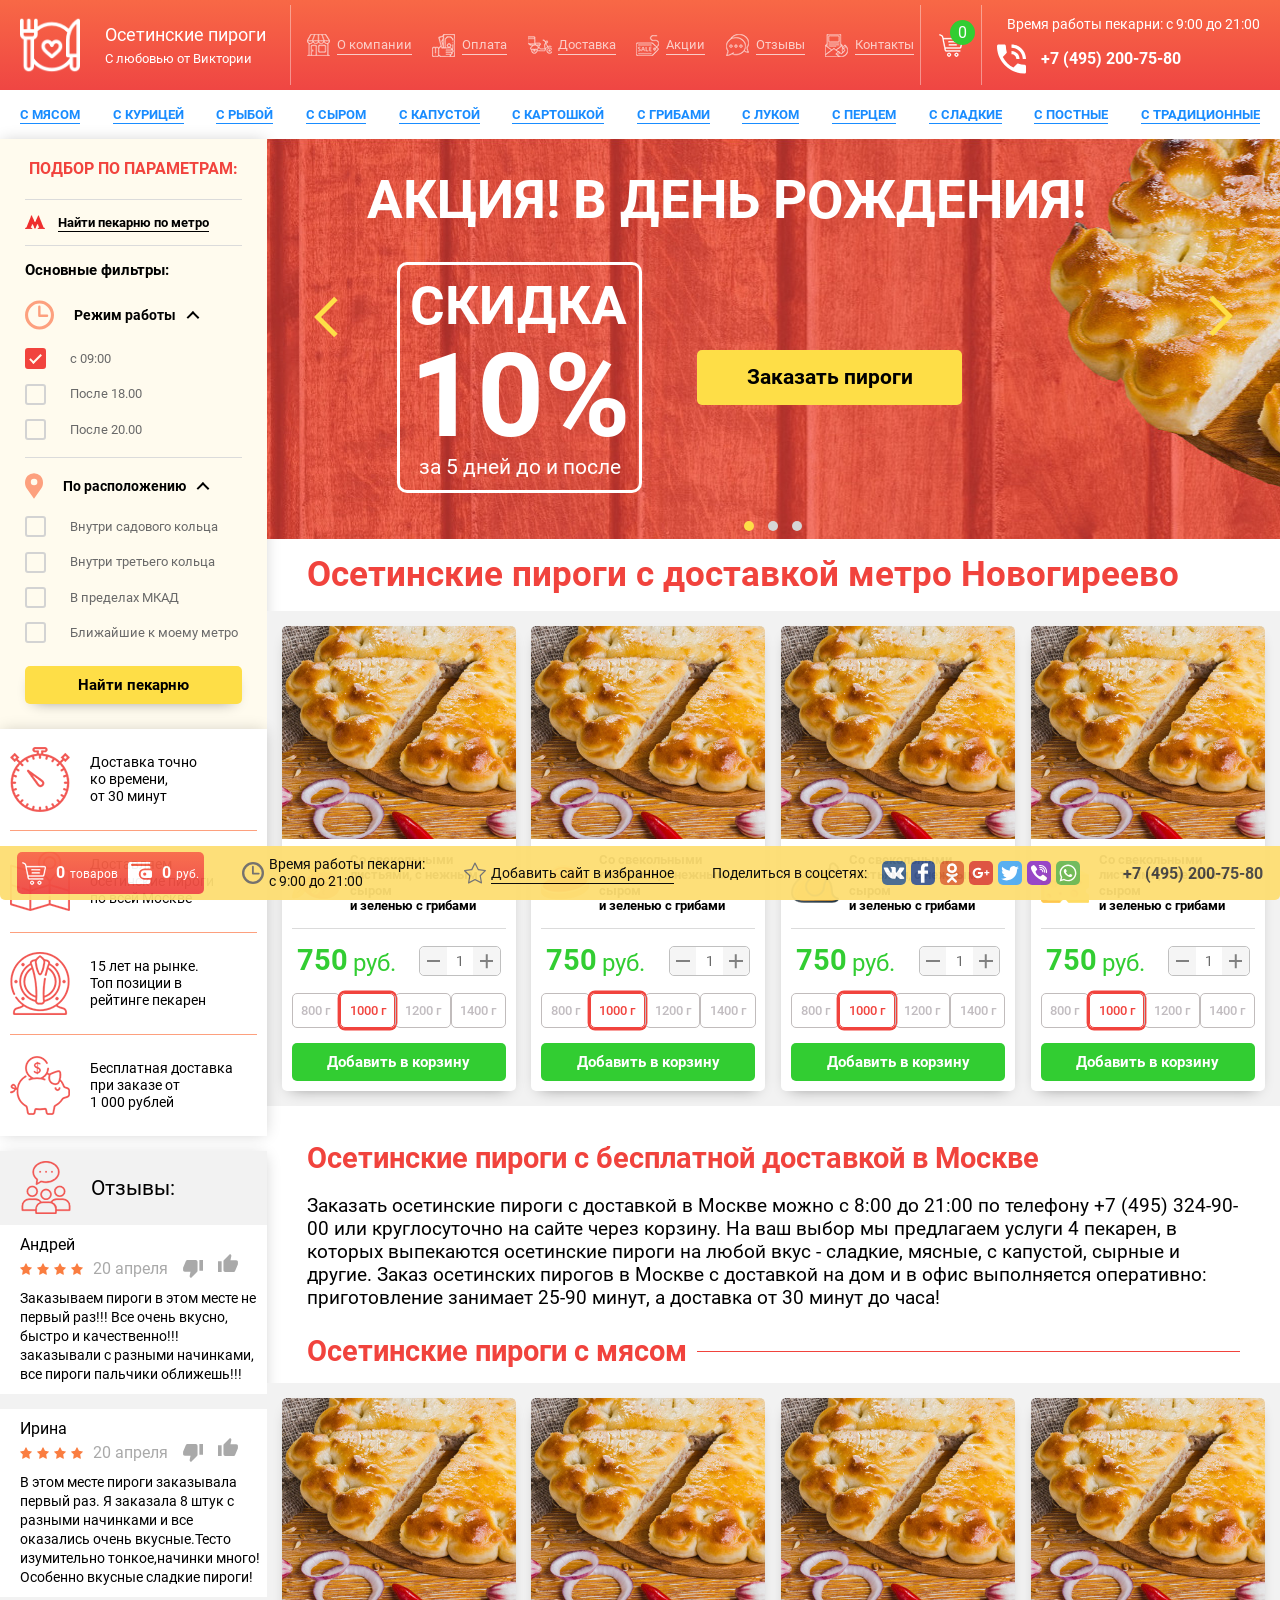
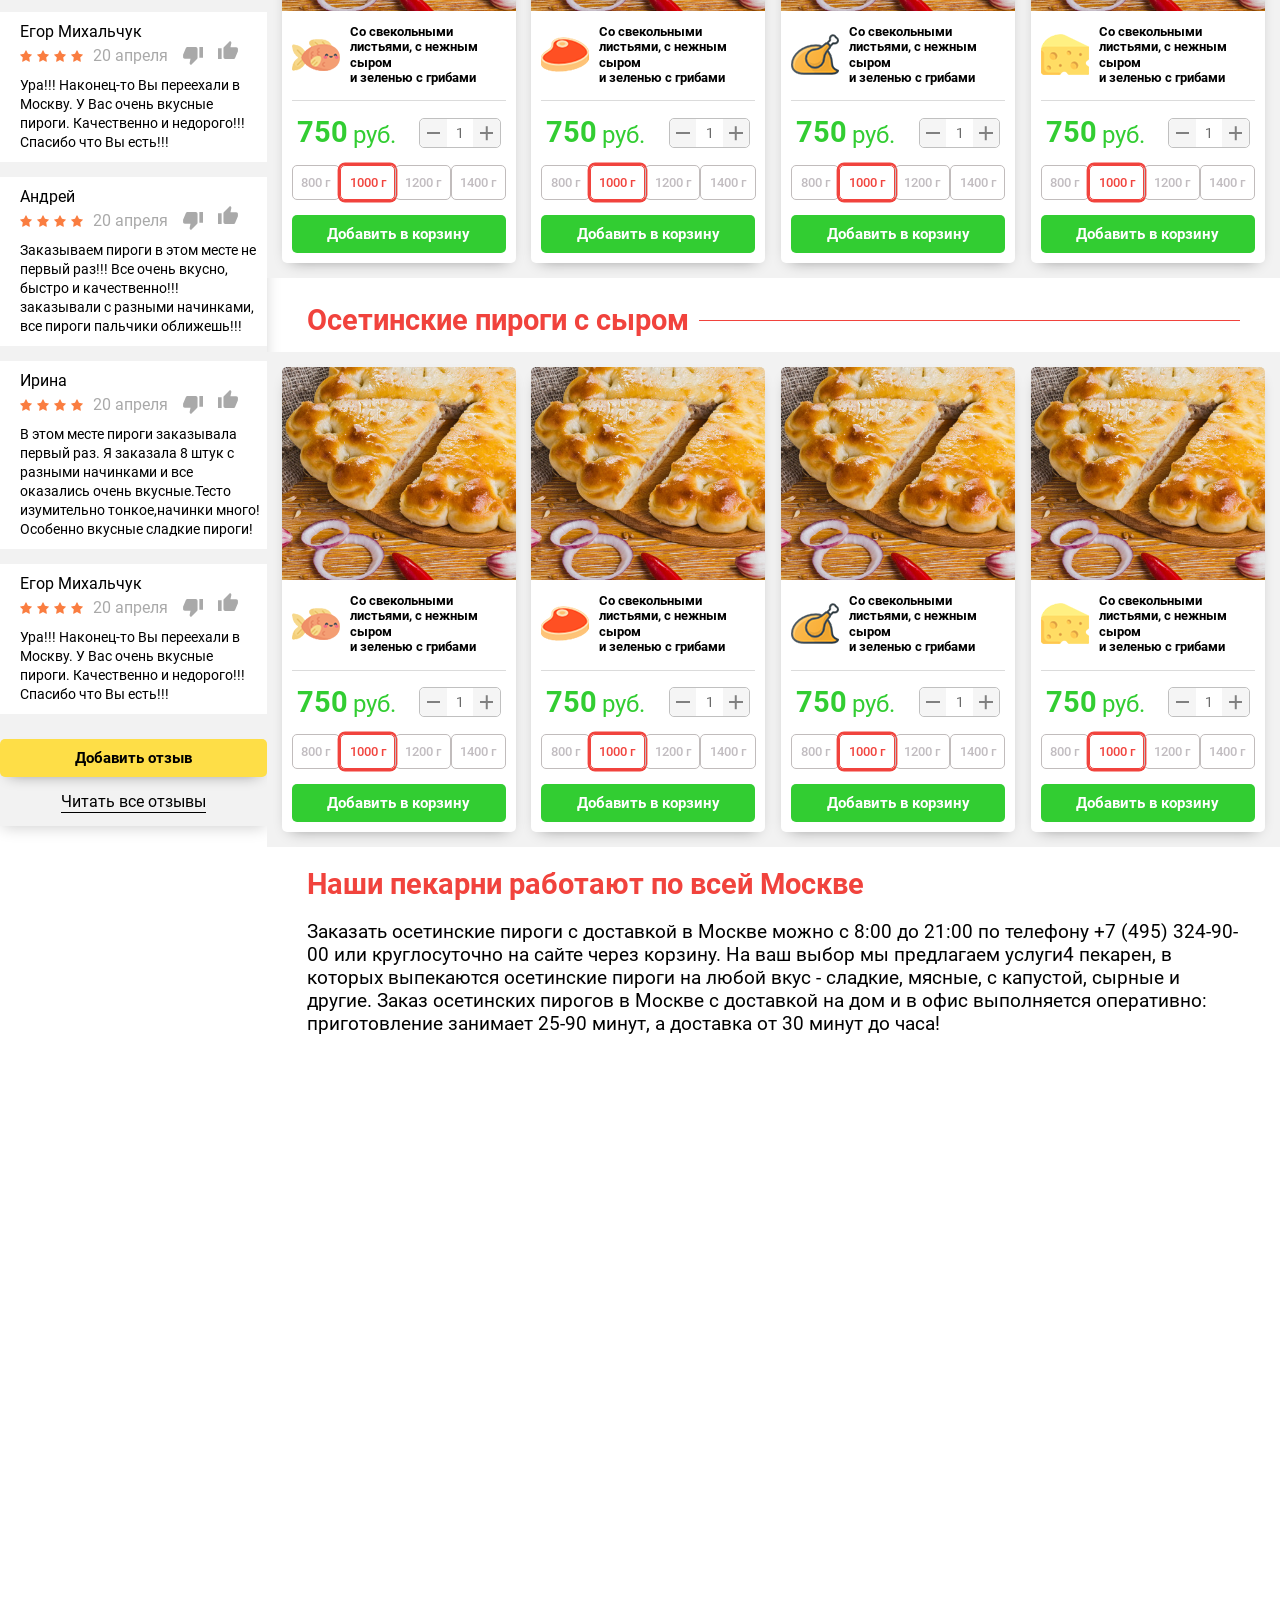
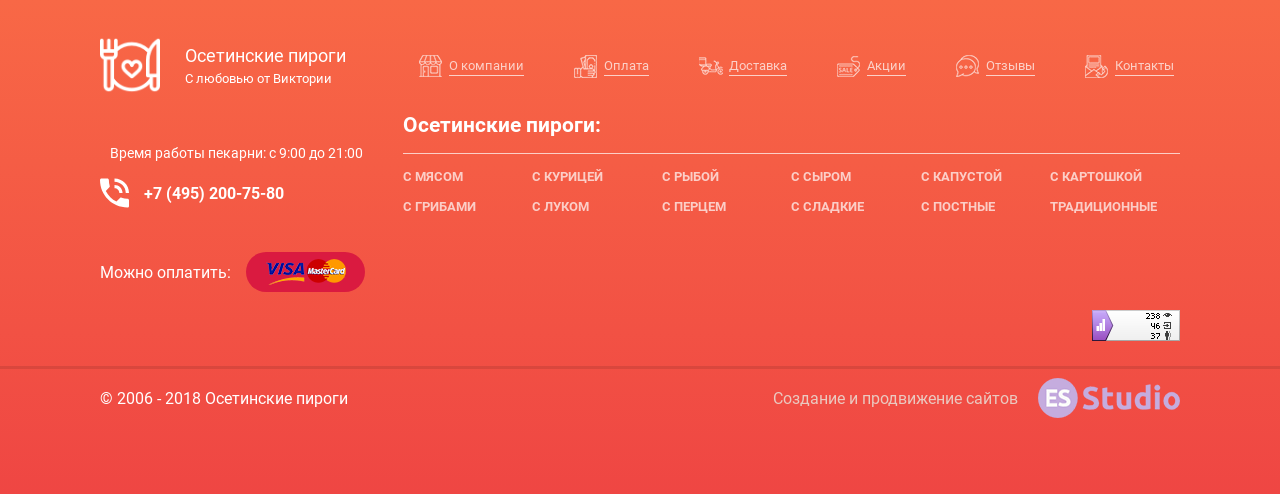
<file: builds/build_ver-Thu_Jun_14_2018_14_51_49/index.html>
<!DOCTYPE html>
<html class="no-js" lang="ru">

    <head>
        <meta charset="utf-8">
        <meta http-equiv="x-ua-compatible" content="ie=edge">
        <title>default title</title>
        <meta content="" name="description">
        <meta content="" name="keywords">
        <meta name="viewport" content="width=device-width, initial-scale=1.0">
        <meta content="telephone=no" name="format-detection">
        <meta name="HandheldFriendly" content="true">

        <!--[if (gt IE 9)|!(IE)]><!-->
        <link href="static/css/mainvijde8.min.css" rel="stylesheet" type="text/css">
        <!--<![endif]-->
        <meta property="og:title" content="#{data.title}">
        <meta property="og:title" content="">
        <meta property="og:url" content="">
        <meta property="og:description" content="">
        <meta property="og:image" content="">
        <meta property="og:image:type" content="image/jpeg">
        <meta property="og:image:width" content="500">
        <meta property="og:image:height" content="300">
        <meta property="twitter:description" content="">
        <link rel="icon" type="image/x-icon" href="favicon.ico">
        <script>
            (function(H){H.className=H.className.replace(/\bno-js\b/,'js')})(document.documentElement)
        </script>
    </head>

    <body class="page">
        <svg xmlns="http://www.w3.org/2000/svg" style="border: 0 !important; clip: rect(0 0 0 0) !important; height: 1px !important; margin: -1px !important; overflow: hidden !important; padding: 0 !important; position: absolute !important; width: 1px !important;"
        class="root-svg-symbols-element">
            <symbol id="like" viewBox="0 0 561 510">
                <title>like</title>
                <path d="M0 510h102V204H0zm561-280.5a51.15 51.15 0 0 0-51-51H349.35l25.5-117.3v-7.7c0-10.2-5.1-20.4-10.2-28L336.6 0 168.3 168.3c-10.2 7.65-15.3 20.4-15.3 35.7v255a51.15 51.15 0 0 0 51 51h229.5c20.4 0 38.25-12.75 45.9-30.6l76.5-181.05c2.55-5.1 2.55-12.75 2.55-17.85v-51H561z"
                />
            </symbol>
            <symbol id="location" viewBox="0 0 38.35 54.76">
                <title>location</title>
                <path d="M32.74 5.62a19.18 19.18 0 0 0-27.12 0c-6.7 6.7-7.54 19.31-1.8 27l15.36 22.14L34.52 32.6c5.76-7.67 4.92-20.28-1.78-26.98zM19.36 26a7 7 0 1 1 7-7 7 7 0 0 1-7 7z" />
            </symbol>
            <symbol id="metro" viewBox="0 0 408 484.5">
                <title>metro</title>
                <path d="M204 0C91.8 0 0 12.75 0 102v242.25c0 48.45 40.8 89.25 89.25 89.25L51 471.75v12.75h306v-12.75l-38.25-38.25c48.45 0 89.25-40.8 89.25-89.25V102C408 12.75 316.2 0 204 0zM89.25 382.5c-20.4 0-38.25-17.85-38.25-38.25S68.85 306 89.25 306s38.25 17.85 38.25 38.25-17.85 38.25-38.25 38.25zm89.25-153H51V102h127.5zm140.25 153c-20.4 0-38.25-17.85-38.25-38.25S298.35 306 318.75 306 357 323.85 357 344.25s-17.85 38.25-38.25 38.25zm38.25-153H229.5V102H357z"
                />
            </symbol>
            <symbol id="person" viewBox="0 0 266.21 350">
                <title>person</title>
                <path d="M133.1 171.17c38.91 0 70.46-38.32 70.46-85.59S193.2 0 133.1 0 62.64 38.32 62.64 85.59s31.54 85.58 70.46 85.58zM.01 301.85c0-2.88 0-.81 0 0zm266.17 2.25c0-.79 0-5.47 0 0zm-.15-5.7c-1.3-82.34-12.06-105.8-94.35-120.66 0 0-11.58 14.76-38.58 14.76s-38.59-14.76-38.59-14.76c-81.39 14.69-92.8 37.81-94.3 118-.12 6.55-.18 6.89-.2 6.13v8.65s19.59 39.5 133.08 39.5 133.08-39.5 133.08-39.5v-6.4c-.01.46-.07-.46-.14-5.72z"
                />
            </symbol>
            <symbol id="phone" viewBox="0 0 459 459">
                <title>phone</title>
                <path d="M433.5 318.75a288.79 288.79 0 0 1-91.8-15.3c-7.65-2.55-17.85 0-25.5 5.1l-56.1 56.1c-71.4-35.7-130.05-96.9-168.3-168.3l56.1-56.1c7.65-7.65 10.2-17.85 5.1-25.5-7.65-28.05-12.75-58.65-12.75-89.25 0-15.3-10.2-25.5-25.5-25.5H25.5C10.2 0 0 10.2 0 25.5 0 265.2 193.8 459 433.5 459c15.3 0 25.5-10.2 25.5-25.5v-89.25c0-15.25-10.2-25.5-25.5-25.5zM408 229.5h51C459 102 357 0 229.5 0v51C329 51 408 130.05 408 229.5zm-102 0h51c0-71.4-56.1-127.5-127.5-127.5v51c43.35 0 76.5 33.15 76.5 76.5z"
                />
            </symbol>
            <symbol id="purse" viewBox="0 0 46.04 42.56">
                <title>purse</title>
                <path d="M20.77 23.52v-.43a10.65 10.65 0 0 1 10.67-10.65h11.48V9.26a1.27 1.27 0 0 0-1.27-1.3H8a2.3 2.3 0 0 1 0-4.6h33.71a1.21 1.21 0 0 0 1.21-1.21V1.04a1 1 0 0 0-1.1-1H4.27A4.23 4.23 0 0 0 0 4.26v34a4.28 4.28 0 0 0 4.27 4.3h34.36a4.3 4.3 0 0 0 4.29-4.3v-4H31.44a10.7 10.7 0 0 1-10.67-10.74z"
                />
                <path d="M43.19 15.8H31.44a7.23 7.23 0 0 0-7.18 7.29v.43a7.17 7.17 0 0 0 7.18 7.22h11.75A2.82 2.82 0 0 0 46 27.96v-9.31a2.88 2.88 0 0 0-2.81-2.85zM32.08 26.45a3.15 3.15 0 1 1 3.16-3.19 3.15 3.15 0 0 1-3.16 3.19z" />
            </symbol>
            <symbol id="star-no-fill" viewBox="0 0 487.22 465.2">
                <title>star-no-fill</title>
                <path d="M486.55 175.8a13.59 13.59 0 0 0-10.9-9.2l-152-21.6-68.4-137.5a13.55 13.55 0 0 0-12.1-7.5 13.47 13.47 0 0 0-12.1 7.6l-67.5 137.9-152 22.6a13.59 13.59 0 0 0-10.9 9.2 13.35 13.35 0 0 0 3.5 13.8l110.3 106.89L89 449.4a13.57 13.57 0 0 0 13.3 15.8 12.83 12.83 0 0 0 6.3-1.6l135.7-71.9 136.1 71.1a13.81 13.81 0 0 0 6.2 1.5 13.57 13.57 0 0 0 13.5-13.5 10.55 10.55 0 0 0-.4-3.1l-26.3-150.5L483 189.7a13.22 13.22 0 0 0 3.55-13.9zm-137 107.1a13.35 13.35 0 0 0-3.8 12l22.9 131.3-118.2-61.7a13.68 13.68 0 0 0-12.6 0l-117.8 62.4 22.1-131.5a13.49 13.49 0 0 0-3.9-11.9l-95.6-92.8 131.9-19.6a13.4 13.4 0 0 0 10.1-7.4l58.6-119.71 59.4 119.4a13.74 13.74 0 0 0 10.2 7.4l132 18.8z"
                />
            </symbol>
            <symbol id="star" viewBox="0 0 475.08 453.1">
                <title>star</title>
                <path d="M475.08 175.58q0-10.56-16-13.13l-143.31-20.84L251.53 11.7Q246.11.01 237.54.01t-14 11.7l-64.23 129.9L16 162.45q-16 2.56-16 13.13 0 6 7.14 13.71l103.92 101.07-24.55 142.75a46.37 46.37 0 0 0-.57 5.71 16.83 16.83 0 0 0 3 10.14q3 4.15 9 4.14 5.14 0 11.42-3.42l128.19-67.39 128.2 67.39a23.11 23.11 0 0 0 11.42 3.42 10.06 10.06 0 0 0 8.71-4.14 16.86 16.86 0 0 0 3-10.14 43.13 43.13 0 0 0-.29-5.71L364 290.36l103.65-101.07q7.43-7.42 7.43-13.71z"
                />
            </symbol>
            <symbol id="tel" viewBox="0 0 348.08 347.29">
                <title>tel</title>
                <path d="M340.27 274.69l-53.76-53.76c-10.71-10.66-28.44-10.34-39.52.74l-27.08 27.08-5.34-3c-17.1-9.48-40.51-22.46-65.14-47.11s-37.7-48.14-47.21-65.26c-1-1.81-2-3.56-2.91-5.22l18.18-18.15 8.94-8.95c11.1-11.1 11.4-28.83.72-39.52L73.39 7.8C62.71-2.88 45-2.55 33.87 8.55L18.72 23.78l.41.41a87.61 87.61 0 0 0-12.48 22A91.29 91.29 0 0 0 1.1 68.55C-6 127.4 20.89 181.17 93.87 254.15 194.74 355.02 276 347.4 279.54 347.03a90.83 90.83 0 0 0 22.4-5.63 87.31 87.31 0 0 0 21.94-12.43l.33.29 15.35-15c11.07-11.12 11.44-28.85.71-39.57z"
                />
            </symbol>
            <symbol id="time" viewBox="0 0 97.16 97.16">
                <title>time</title>
                <path d="M48.58 0a48.58 48.58 0 1 0 48.58 48.58A48.64 48.64 0 0 0 48.58 0zm0 86.82a38.24 38.24 0 1 1 38.24-38.24 38.29 38.29 0 0 1-38.24 38.24z" />
                <path d="M73.9 47.08H52.07V20.83a4 4 0 0 0-8 0v30.25a4 4 0 0 0 4 4H73.9a4 4 0 0 0 0-8z" />
            </symbol>
        </svg>
        <div class="wrapper">
            <div class="content">
                <header class="page-header">
                    <div class="page-header__row-top">
                        <div class="container row row--jc-sb row--ai-c">
                            <button class="hamburger hamburger--spin" type="button"><span class="hamburger-box"><span class="hamburger-inner"></span></span>
                            </button>
                            <div class="logo logo--header">
                                <a class="logo__link row row--ai-c text--td-none" href="index.html">
                                    <div class="logo__img-wrap m--r25">
                                        <img src="static/img/content/logo.png" alt="Осетинские пироги от Виктории">
                                    </div>
                                    <div class="b">
                                        <p class="logo__slogan-text text text--white text m--b5 text--fs-1_41vw">Осетинские пироги</p>
                                        <p class="logo__text-author text text--white">С любовью от Виктории</p>
                                    </div>
                                </a>
                            </div>
                            <nav class="page-header__nav-wrap grow">
                                <ul class="nav--description list row row--jc-sb">
                                    <li class="nav__items"><a class="nav__link nav__link--company d-block text--white text--td-none" href="#">О компании</a>
                                    </li>
                                    <li class="nav__items"><a class="nav__link nav__link--pay d-block text--white text--td-none" href="#">Оплата</a>
                                    </li>
                                    <li class="nav__items"><a class="nav__link nav__link--delivery d-block text--white text--td-none" href="#">Доставка</a>
                                    </li>
                                    <li class="nav__items"><a class="nav__link nav__link--actions d-block text--white text--td-none" href="#">Акции</a>
                                    </li>
                                    <li class="nav__items"><a class="nav__link nav__link--reviews d-block text--white text--td-none" href="#">Отзывы</a>
                                    </li>
                                    <li class="nav__items"><a class="nav__link nav__link--contacts d-block text--white text--td-none" href="#">Контакты</a>
                                    </li>
                                </ul>
                            </nav>
                            <div class="user-block user-block--header row"><a class="user-block__basket row row--jc-c row--ai-c b--w80 m--r15" href="basket.html"><span class="user-block__basket-indicator d-block">0</span><span class="user-block__basket-icon"></span></a>
                                <div class="b">
                                    <p class="user-block__work-time text text--white16 m--b10 p--l10">Время работы пекарни: с 9:00 до 21:00</p>
                                    <div class="row row--ai-c"><span class="user-block__phone-icon m--r15">
            <svg class="phone" width="459px" height="459px">
                <use xlink:href="#phone"></use>
            </svg>
        </span><a class="user-block__work-tel text text--white text--fw700 text--fs-1_51vw" href="tel:+7952007580">+7 (495) 200-75-80</a>
                                    </div>
                                </div>
                            </div>
                        </div>
                    </div>
                    <div class="page-header__row-bottom page-header__row-bottom--close">
                        <div class="container">
                            <ul class="nav--navigation list row row--jc-sb">
                                <li class="nav__items"><a class="nav__link d-block text--blue text--td-none text--uppercase text--fw700" href="#">С мясом</a>
                                </li>
                                <li class="nav__items"><a class="nav__link d-block text--blue text--td-none text--uppercase text--fw700" href="#">С курицей</a>
                                </li>
                                <li class="nav__items"><a class="nav__link d-block text--blue text--td-none text--uppercase text--fw700" href="#">С рыбой</a>
                                </li>
                                <li class="nav__items"><a class="nav__link d-block text--blue text--td-none text--uppercase text--fw700" href="#">С сыром</a>
                                </li>
                                <li class="nav__items"><a class="nav__link d-block text--blue text--td-none text--uppercase text--fw700" href="#">С капустой</a>
                                </li>
                                <li class="nav__items"><a class="nav__link d-block text--blue text--td-none text--uppercase text--fw700" href="#">С картошкой</a>
                                </li>
                                <li class="nav__items"><a class="nav__link d-block text--blue text--td-none text--uppercase text--fw700" href="#">С грибами</a>
                                </li>
                                <li class="nav__items"><a class="nav__link d-block text--blue text--td-none text--uppercase text--fw700" href="#">С луком</a>
                                </li>
                                <li class="nav__items"><a class="nav__link d-block text--blue text--td-none text--uppercase text--fw700" href="#">С перцем</a>
                                </li>
                                <li class="nav__items"><a class="nav__link d-block text--blue text--td-none text--uppercase text--fw700" href="#">С сладкие</a>
                                </li>
                                <li class="nav__items"><a class="nav__link d-block text--blue text--td-none text--uppercase text--fw700" href="#">С постные</a>
                                </li>
                                <li class="nav__items"><a class="nav__link d-block text--blue text--td-none text--uppercase text--fw700" href="#">С традиционные</a>
                                </li>
                            </ul>
                        </div>
                    </div>
                </header>
                <main class="page-content">
                    <div class="user-block user-block--fixed">
                        <ul class="user-block__fixed-list list row row--jc-sb row--ai-c">
                            <li class="user-block__fixed-basket-list-item">
                                <a class="user-block__fixed-basket row row--ai-c text--td-none" href="#">
                                    <div class="user-block__fixed-basket-result-left-wrap row row--ai-c m--r30"><span class="user-block__fixed-basket-basket-icon d-block m--r15"></span>
                                        <p class="user-block__fixed-basket-result text"><span class="user-block__fixed-basket-result-span user-block__fixed-basket-result-span--goods">0</span>товаров</p>
                                    </div>
                                    <div class="b row row--ai-c"><span class="user-block__fixed-basket-purse-icon d-block m--r15">
            <svg class="purse" width="46.04px" height="42.56px">
                <use xlink:href="#purse"></use>
            </svg>
        </span>
                                        <p class="user-block__fixed-basket-result text"><span class="user-block__fixed-basket-result-span user-block__fixed-basket-result-span--price">0</span>руб.</p>
                                    </div>
                                </a>
                            </li>
                            <li class="user-block__fixed-list-work-time row row--ai-c"><span class="user-block__fixed-basket-time-icon d-block m--r15">
            <svg class="time" width="97.16px" height="97.16px">
                <use xlink:href="#time"></use>
            </svg>
        </span>
                                <p class="user-block__fixed-basket-time-text text">Время работы пекарни:
                                    <br>с 9:00 до 21:00</p>
                            </li>
                            <li class="user-block__fixed-list-favorite row row--ai-c"><span class="user-block__fixed-basket-favorite-icon d-block m--r15">
            <svg class="star-no-fill" width="487.22px" height="465.2px">
                <use xlink:href="#star-no-fill"></use>
            </svg>
        </span><a class="user-block__fixed-basket-favorite-link text--td-none" href="#">Добавить сайт в избранное</a>
                            </li>
                            <li class="user-block__fixed-list-socials row row--ai-c">
                                <p class="user-block__fixed-socials-text text text--black16 m--r15">Поделиться в соцсетях:</p>
                                <ul class="list row">
                                    <li class="list--items-mr5">
                                        <a class="user-block__fixed-basket-socials user-block__fixed-basket-socials--vk d-block" href="#"></a>
                                    </li>
                                    <li class="list--items-mr5">
                                        <a class="user-block__fixed-basket-socials user-block__fixed-basket-socials--fb d-block" href="#"></a>
                                    </li>
                                    <li class="list--items-mr5">
                                        <a class="user-block__fixed-basket-socials user-block__fixed-basket-socials--od d-block" href="#"></a>
                                    </li>
                                    <li class="list--items-mr5">
                                        <a class="user-block__fixed-basket-socials user-block__fixed-basket-socials--g d-block" href="#"></a>
                                    </li>
                                    <li class="list--items-mr5">
                                        <a class="user-block__fixed-basket-socials user-block__fixed-basket-socials--tw d-block" href="#"></a>
                                    </li>
                                    <li class="list--items-mr5">
                                        <a class="user-block__fixed-basket-socials user-block__fixed-basket-socials--v d-block" href="#"></a>
                                    </li>
                                    <li class="list--items-mr5">
                                        <a class="user-block__fixed-basket-socials user-block__fixed-basket-socials--wa d-block" href="#"></a>
                                    </li>
                                </ul>
                            </li>
                            <li class="user-block__fixed-list-tel"><a class="user-block__fixed-basket-tel text--td-none" href="tel:+74952007580">+7 (495) 200-75-80</a>
                            </li>
                        </ul>
                    </div>
                    <div class="row">
                        <aside class="aside aside--close">
                            <div class="aside__content">
                                <form class="aside__filters" action="action.php" method="post">
                                    <h2 class="aside__filters-headline text text--red text--uppercase text--center text--fs-1_25vw">Подбор по параметрам:</h2>
                                    <div class="aside__border aside__border--fill-gray"></div>
                                    <div class="aside__filters-link-wrap"><span class="aside__filters-link-icon d-block"></span><a class="aside__filters-link text text--td-none text--center text--fw700" href="#">Найти пекарню по метро</a>
                                    </div>
                                    <div class="aside__border aside__border--fill-gray m--b15"></div>
                                    <div class="aside__filters-wrap m--b25">
                                        <div class="aside__filters-content m--b20">
                                            <h2 class="aside__filters-content-headline text text--black text--fw700 m--b20">Основные фильтры:</h2>
                                            <div class="aside__filters-title row row--ai-c m--b20"><span class="aside__filters-title-time-icon d-block">
            <svg class="time" width="97.16px" height="97.16px">
                <use xlink:href="#time"></use>
            </svg>
        </span>
                                                <h2 class="aside__filters-title-text text text--black text--fw700">Режим работы</h2><span class="aside__filters-title-arrow d-block"></span>
                                            </div>
                                            <ul class="aside__filters-description list">
                                                <li class="list--items-mb20">
                                                    <input class="aside__filters-description-input input input--checkbox" type="checkbox" name="checkbox" checked id="checkbox1">
                                                    <label class="aside__filters-description-label d-block" for="checkbox1"><span class="aside__filters-checkbox-indicator d-block"></span>
                                                        <p class="aside__filters-checkbox-text text text--grayMedium">с 09:00</p>
                                                    </label>
                                                </li>
                                                <li class="list--items-mb20">
                                                    <input class="aside__filters-description-input input input--checkbox" type="checkbox" name="checkbox" id="checkbox2">
                                                    <label class="aside__filters-description-label d-block" for="checkbox2"><span class="aside__filters-checkbox-indicator d-block"></span>
                                                        <p class="aside__filters-checkbox-text text text--grayMedium">После 18.00</p>
                                                    </label>
                                                </li>
                                                <li class="list--items-mb20">
                                                    <input class="aside__filters-description-input input input--checkbox" type="checkbox" name="checkbox" id="checkbox3">
                                                    <label class="aside__filters-description-label d-block" for="checkbox3"><span class="aside__filters-checkbox-indicator d-block"></span>
                                                        <p class="aside__filters-checkbox-text text text--grayMedium">После 20.00</p>
                                                    </label>
                                                </li>
                                            </ul>
                                        </div>
                                        <div class="aside__border aside__border--fill-gray m--b15"></div>
                                        <div class="aside__filters-content">
                                            <div class="aside__filters-title row row--ai-c m--b20"><span class="aside__filters-title-location-icon d-block">
            <svg class="location" width="38.35px" height="54.76px">
                <use xlink:href="#location"></use>
            </svg>
        </span>
                                                <h2 class="aside__filters-title-text text text--black text--fw700">По расположению</h2><span class="aside__filters-title-arrow d-block"></span>
                                            </div>
                                            <ul class="aside__filters-description list">
                                                <li class="list--items-mb20">
                                                    <input class="aside__filters-description-input input input--checkbox" type="checkbox" name="checkbox" id="checkbox4">
                                                    <label class="aside__filters-description-label d-block" for="checkbox4"><span class="aside__filters-checkbox-indicator d-block"></span>
                                                        <p class="aside__filters-checkbox-text text text--grayMedium">Внутри садового кольца</p>
                                                    </label>
                                                </li>
                                                <li class="list--items-mb20">
                                                    <input class="aside__filters-description-input input input--checkbox" type="checkbox" name="checkbox" id="checkbox5">
                                                    <label class="aside__filters-description-label d-block" for="checkbox5"><span class="aside__filters-checkbox-indicator d-block"></span>
                                                        <p class="aside__filters-checkbox-text text text--grayMedium">Внутри третьего кольца</p>
                                                    </label>
                                                </li>
                                                <li class="list--items-mb20">
                                                    <input class="aside__filters-description-input input input--checkbox" type="checkbox" name="checkbox" id="checkbox6">
                                                    <label class="aside__filters-description-label d-block" for="checkbox6"><span class="aside__filters-checkbox-indicator d-block"></span>
                                                        <p class="aside__filters-checkbox-text text text--grayMedium">В пределах МКАД</p>
                                                    </label>
                                                </li>
                                                <li class="list--items-mb20">
                                                    <input class="aside__filters-description-input input input--checkbox" type="checkbox" name="checkbox" id="checkbox7">
                                                    <label class="aside__filters-description-label d-block" for="checkbox7"><span class="aside__filters-checkbox-indicator d-block"></span>
                                                        <p class="aside__filters-checkbox-text text text--grayMedium">Ближайшие к моему метро</p>
                                                    </label>
                                                </li>
                                            </ul>
                                        </div>
                                    </div>
                                    <div class="row">
                                        <button class="aside__filters-submit-button button button--fill-yellow button--p-tb15 text text--black text--fw700 text--fs-1_05vw" type="submit">Найти пекарню</button>
                                    </div>
                                </form>
                                <div class="aside__features">
                                    <ul class="list">
                                        <li class="aside__features-items">
                                            <p class="aside__features-item-text aside__features-item-text--time text text--black text--fs-1_09vw">Доставка точно
                                                <br>ко времени,
                                                <br>от 30 минут</p>
                                        </li>
                                        <li>
                                            <div class="aside__border aside__border--fill-red"></div>
                                        </li>
                                        <li class="aside__features-items">
                                            <p class="aside__features-item-text aside__features-item-text--map text text--black text--fs-1_09vw">Доставляем
                                                <br>осетинские пироги
                                                <br>по всей Москве</p>
                                        </li>
                                        <li>
                                            <div class="aside__border aside__border--fill-red"></div>
                                        </li>
                                        <li class="aside__features-items">
                                            <p class="aside__features-item-text aside__features-item-text--rate text text--black text--fs-1_09vw">15 лет на рынке.
                                                <br>Топ позиции в
                                                <br>рейтинге пекарен</p>
                                        </li>
                                        <li>
                                            <div class="aside__border aside__border--fill-red"></div>
                                        </li>
                                        <li class="aside__features-items">
                                            <p class="aside__features-item-text aside__features-item-text--delivery text text--black text--fs-1_09vw">Бесплатная доставка
                                                <br>при заказе от
                                                <br>1 000 рублей</p>
                                        </li>
                                    </ul>
                                </div>
                                <div class="aside__reviews">
                                    <div class="aside__reviews-content">
                                        <div class="row row--jc-c">
                                            <h2 class="aside__reviews-content-headline text text--black29 m--b30">Отзывы:</h2>
                                        </div>
                                        <div class="row row--jc-fe m--b25">
                                            <ul class="list column column--ai-fe">
                                                <li class="aside__reviews-cart">
                                                    <div class="row">
                                                        <div class="aside__reviews-cart-avatar m--r15">
                                                            <img class="aside__reviews-cart-avatar" src="static/img/content/avatar.png">
                                                        </div>
                                                        <div class="b grow">
                                                            <h2 class="text text--black16 text--fw400 m--b5">Андрей</h2>
                                                            <div class="row row--ai-c m--b10">
                                                                <ul class="aside__reviews-cart-rate-list list row m--r10">
                                                                    <li class="aside__reviews-cart-rate-list-items">
                                                                        <svg class="star" width="475.08px" height="453.1px">
                                                                            <use xlink:href="#star"></use>
                                                                        </svg>

                                                                    </li>
                                                                    <li class="aside__reviews-cart-rate-list-items">
                                                                        <svg class="star" width="475.08px" height="453.1px">
                                                                            <use xlink:href="#star"></use>
                                                                        </svg>

                                                                    </li>
                                                                    <li class="aside__reviews-cart-rate-list-items">
                                                                        <svg class="star" width="475.08px" height="453.1px">
                                                                            <use xlink:href="#star"></use>
                                                                        </svg>

                                                                    </li>
                                                                    <li class="aside__reviews-cart-rate-list-items">
                                                                        <svg class="star" width="475.08px" height="453.1px">
                                                                            <use xlink:href="#star"></use>
                                                                        </svg>

                                                                    </li>
                                                                </ul>
                                                                <p class="aside__reviews-cart-date-text text text--grayMediumLight16 m--r30">20 апреля</p>
                                                                <div class="aside__reviews-cart-likes-wrap row row--ai-c"><span class="aside__reviews-cart-likes aside__reviews-cart-likes--dislike d-block m--r15">
            <svg class="like" width="561px" height="510px">
                <use xlink:href="#like"></use>
            </svg>
        </span><span class="aside__reviews-cart-likes aside__reviews-cart-likes--like d-block">
            <svg class="like" width="561px" height="510px">
                <use xlink:href="#like"></use>
            </svg>
        </span>
                                                                </div>
                                                            </div>
                                                        </div>
                                                    </div>
                                                    <p class="aside__reviews-cart-user-text text">Заказываем пироги в этом месте не первый раз!!! Все очень вкусно, быстро и качественно!!! заказывали с разными начинками, все пироги пальчики оближешь!!!</p>
                                                </li>
                                                <li class="aside__reviews-cart">
                                                    <div class="row">
                                                        <div class="aside__reviews-cart-avatar m--r15">
                                                            <img class="aside__reviews-cart-avatar" src="static/img/content/avatar.png">
                                                        </div>
                                                        <div class="b grow">
                                                            <h2 class="text text--black16 text--fw400 m--b5">Ирина</h2>
                                                            <div class="row row--ai-c m--b10">
                                                                <ul class="aside__reviews-cart-rate-list list row m--r10">
                                                                    <li class="aside__reviews-cart-rate-list-items">
                                                                        <svg class="star" width="475.08px" height="453.1px">
                                                                            <use xlink:href="#star"></use>
                                                                        </svg>

                                                                    </li>
                                                                    <li class="aside__reviews-cart-rate-list-items">
                                                                        <svg class="star" width="475.08px" height="453.1px">
                                                                            <use xlink:href="#star"></use>
                                                                        </svg>

                                                                    </li>
                                                                    <li class="aside__reviews-cart-rate-list-items">
                                                                        <svg class="star" width="475.08px" height="453.1px">
                                                                            <use xlink:href="#star"></use>
                                                                        </svg>

                                                                    </li>
                                                                    <li class="aside__reviews-cart-rate-list-items">
                                                                        <svg class="star" width="475.08px" height="453.1px">
                                                                            <use xlink:href="#star"></use>
                                                                        </svg>

                                                                    </li>
                                                                </ul>
                                                                <p class="aside__reviews-cart-date-text text text--grayMediumLight16 m--r30">20 апреля</p>
                                                                <div class="aside__reviews-cart-likes-wrap row row--ai-c"><span class="aside__reviews-cart-likes aside__reviews-cart-likes--dislike d-block m--r15">
            <svg class="like" width="561px" height="510px">
                <use xlink:href="#like"></use>
            </svg>
        </span><span class="aside__reviews-cart-likes aside__reviews-cart-likes--like d-block">
            <svg class="like" width="561px" height="510px">
                <use xlink:href="#like"></use>
            </svg>
        </span>
                                                                </div>
                                                            </div>
                                                        </div>
                                                    </div>
                                                    <p class="aside__reviews-cart-user-text text">В этом месте пироги заказывала первый раз. Я заказала 8 штук с разными начинками и все оказались очень вкусные.Тесто изумительно тонкое,начинки много! Особенно вкусные сладкие пироги!</p>
                                                </li>
                                                <li class="aside__reviews-cart">
                                                    <div class="row">
                                                        <div class="aside__reviews-cart-avatar m--r15">
                                                            <img class="aside__reviews-cart-avatar" src="static/img/content/avatar.png">
                                                        </div>
                                                        <div class="b grow">
                                                            <h2 class="text text--black16 text--fw400 m--b5">Егор Михальчук</h2>
                                                            <div class="row row--ai-c m--b10">
                                                                <ul class="aside__reviews-cart-rate-list list row m--r10">
                                                                    <li class="aside__reviews-cart-rate-list-items">
                                                                        <svg class="star" width="475.08px" height="453.1px">
                                                                            <use xlink:href="#star"></use>
                                                                        </svg>

                                                                    </li>
                                                                    <li class="aside__reviews-cart-rate-list-items">
                                                                        <svg class="star" width="475.08px" height="453.1px">
                                                                            <use xlink:href="#star"></use>
                                                                        </svg>

                                                                    </li>
                                                                    <li class="aside__reviews-cart-rate-list-items">
                                                                        <svg class="star" width="475.08px" height="453.1px">
                                                                            <use xlink:href="#star"></use>
                                                                        </svg>

                                                                    </li>
                                                                    <li class="aside__reviews-cart-rate-list-items">
                                                                        <svg class="star" width="475.08px" height="453.1px">
                                                                            <use xlink:href="#star"></use>
                                                                        </svg>

                                                                    </li>
                                                                </ul>
                                                                <p class="aside__reviews-cart-date-text text text--grayMediumLight16 m--r30">20 апреля</p>
                                                                <div class="aside__reviews-cart-likes-wrap row row--ai-c"><span class="aside__reviews-cart-likes aside__reviews-cart-likes--dislike d-block m--r15">
            <svg class="like" width="561px" height="510px">
                <use xlink:href="#like"></use>
            </svg>
        </span><span class="aside__reviews-cart-likes aside__reviews-cart-likes--like d-block">
            <svg class="like" width="561px" height="510px">
                <use xlink:href="#like"></use>
            </svg>
        </span>
                                                                </div>
                                                            </div>
                                                        </div>
                                                    </div>
                                                    <p class="aside__reviews-cart-user-text text">Ура!!! Наконец-то Вы переехали в Москву. У Вас очень вкусные пироги. Качественно и недорого!!! Спасибо что Вы есть!!!</p>
                                                </li>
                                                <li class="aside__reviews-cart">
                                                    <div class="row">
                                                        <div class="aside__reviews-cart-avatar m--r15">
                                                            <img class="aside__reviews-cart-avatar" src="static/img/content/avatar.png">
                                                        </div>
                                                        <div class="b grow">
                                                            <h2 class="text text--black16 text--fw400 m--b5">Андрей</h2>
                                                            <div class="row row--ai-c m--b10">
                                                                <ul class="aside__reviews-cart-rate-list list row m--r10">
                                                                    <li class="aside__reviews-cart-rate-list-items">
                                                                        <svg class="star" width="475.08px" height="453.1px">
                                                                            <use xlink:href="#star"></use>
                                                                        </svg>

                                                                    </li>
                                                                    <li class="aside__reviews-cart-rate-list-items">
                                                                        <svg class="star" width="475.08px" height="453.1px">
                                                                            <use xlink:href="#star"></use>
                                                                        </svg>

                                                                    </li>
                                                                    <li class="aside__reviews-cart-rate-list-items">
                                                                        <svg class="star" width="475.08px" height="453.1px">
                                                                            <use xlink:href="#star"></use>
                                                                        </svg>

                                                                    </li>
                                                                    <li class="aside__reviews-cart-rate-list-items">
                                                                        <svg class="star" width="475.08px" height="453.1px">
                                                                            <use xlink:href="#star"></use>
                                                                        </svg>

                                                                    </li>
                                                                </ul>
                                                                <p class="aside__reviews-cart-date-text text text--grayMediumLight16 m--r30">20 апреля</p>
                                                                <div class="aside__reviews-cart-likes-wrap row row--ai-c"><span class="aside__reviews-cart-likes aside__reviews-cart-likes--dislike d-block m--r15">
            <svg class="like" width="561px" height="510px">
                <use xlink:href="#like"></use>
            </svg>
        </span><span class="aside__reviews-cart-likes aside__reviews-cart-likes--like d-block">
            <svg class="like" width="561px" height="510px">
                <use xlink:href="#like"></use>
            </svg>
        </span>
                                                                </div>
                                                            </div>
                                                        </div>
                                                    </div>
                                                    <p class="aside__reviews-cart-user-text text">Заказываем пироги в этом месте не первый раз!!! Все очень вкусно, быстро и качественно!!! заказывали с разными начинками, все пироги пальчики оближешь!!!</p>
                                                </li>
                                                <li class="aside__reviews-cart">
                                                    <div class="row">
                                                        <div class="aside__reviews-cart-avatar m--r15">
                                                            <img class="aside__reviews-cart-avatar" src="static/img/content/avatar.png">
                                                        </div>
                                                        <div class="b grow">
                                                            <h2 class="text text--black16 text--fw400 m--b5">Ирина</h2>
                                                            <div class="row row--ai-c m--b10">
                                                                <ul class="aside__reviews-cart-rate-list list row m--r10">
                                                                    <li class="aside__reviews-cart-rate-list-items">
                                                                        <svg class="star" width="475.08px" height="453.1px">
                                                                            <use xlink:href="#star"></use>
                                                                        </svg>

                                                                    </li>
                                                                    <li class="aside__reviews-cart-rate-list-items">
                                                                        <svg class="star" width="475.08px" height="453.1px">
                                                                            <use xlink:href="#star"></use>
                                                                        </svg>

                                                                    </li>
                                                                    <li class="aside__reviews-cart-rate-list-items">
                                                                        <svg class="star" width="475.08px" height="453.1px">
                                                                            <use xlink:href="#star"></use>
                                                                        </svg>

                                                                    </li>
                                                                    <li class="aside__reviews-cart-rate-list-items">
                                                                        <svg class="star" width="475.08px" height="453.1px">
                                                                            <use xlink:href="#star"></use>
                                                                        </svg>

                                                                    </li>
                                                                </ul>
                                                                <p class="aside__reviews-cart-date-text text text--grayMediumLight16 m--r30">20 апреля</p>
                                                                <div class="aside__reviews-cart-likes-wrap row row--ai-c"><span class="aside__reviews-cart-likes aside__reviews-cart-likes--dislike d-block m--r15">
            <svg class="like" width="561px" height="510px">
                <use xlink:href="#like"></use>
            </svg>
        </span><span class="aside__reviews-cart-likes aside__reviews-cart-likes--like d-block">
            <svg class="like" width="561px" height="510px">
                <use xlink:href="#like"></use>
            </svg>
        </span>
                                                                </div>
                                                            </div>
                                                        </div>
                                                    </div>
                                                    <p class="aside__reviews-cart-user-text text">В этом месте пироги заказывала первый раз. Я заказала 8 штук с разными начинками и все оказались очень вкусные.Тесто изумительно тонкое,начинки много! Особенно вкусные сладкие пироги!</p>
                                                </li>
                                                <li class="aside__reviews-cart">
                                                    <div class="row">
                                                        <div class="aside__reviews-cart-avatar m--r15">
                                                            <img class="aside__reviews-cart-avatar" src="static/img/content/avatar.png">
                                                        </div>
                                                        <div class="b grow">
                                                            <h2 class="text text--black16 text--fw400 m--b5">Егор Михальчук</h2>
                                                            <div class="row row--ai-c m--b10">
                                                                <ul class="aside__reviews-cart-rate-list list row m--r10">
                                                                    <li class="aside__reviews-cart-rate-list-items">
                                                                        <svg class="star" width="475.08px" height="453.1px">
                                                                            <use xlink:href="#star"></use>
                                                                        </svg>

                                                                    </li>
                                                                    <li class="aside__reviews-cart-rate-list-items">
                                                                        <svg class="star" width="475.08px" height="453.1px">
                                                                            <use xlink:href="#star"></use>
                                                                        </svg>

                                                                    </li>
                                                                    <li class="aside__reviews-cart-rate-list-items">
                                                                        <svg class="star" width="475.08px" height="453.1px">
                                                                            <use xlink:href="#star"></use>
                                                                        </svg>

                                                                    </li>
                                                                    <li class="aside__reviews-cart-rate-list-items">
                                                                        <svg class="star" width="475.08px" height="453.1px">
                                                                            <use xlink:href="#star"></use>
                                                                        </svg>

                                                                    </li>
                                                                </ul>
                                                                <p class="aside__reviews-cart-date-text text text--grayMediumLight16 m--r30">20 апреля</p>
                                                                <div class="aside__reviews-cart-likes-wrap row row--ai-c"><span class="aside__reviews-cart-likes aside__reviews-cart-likes--dislike d-block m--r15">
            <svg class="like" width="561px" height="510px">
                <use xlink:href="#like"></use>
            </svg>
        </span><span class="aside__reviews-cart-likes aside__reviews-cart-likes--like d-block">
            <svg class="like" width="561px" height="510px">
                <use xlink:href="#like"></use>
            </svg>
        </span>
                                                                </div>
                                                            </div>
                                                        </div>
                                                    </div>
                                                    <p class="aside__reviews-cart-user-text text">Ура!!! Наконец-то Вы переехали в Москву. У Вас очень вкусные пироги. Качественно и недорого!!! Спасибо что Вы есть!!!</p>
                                                </li>
                                            </ul>
                                        </div>
                                        <div class="row row--jc-c m--b15">
                                            <div class="b--w330"><a class="aside__filters-submit-button button button--fill-yellow button--p-tb15 text text--black21 text--fw700" href="reviews.html">Добавить отзыв</a>
                                            </div>
                                        </div>
                                        <div class="row row--jc-c"><a class="aside__reviews-link text text--black16 text--td-none" href="#">Читать все отзывы</a>
                                        </div>
                                    </div>
                                </div>
                            </div>
                        </aside>
                        <div class="content b--resize-w70 grow">
                            <div class="slider owl-carousel owl-theme">
                                <div class="slider__slide">
                                    <h2 class="slider__slide-title">АКЦИЯ! В ДЕНЬ РОЖДЕНИЯ!</h2>
                                    <div class="slider__slide-content-wrap row row--ai-c">
                                        <div class="slider__slide-description-wrap">
                                            <h2 class="slider__slide-description-headline">Скидка</h2>
                                            <p class="slider__slide-description-text-percent">10%</p>
                                            <p class="slider__slide-description-text">за 5 дней до и после</p>
                                        </div>
                                        <div class="slider__slide-link-wrap"><a class="slider__slide-button button button--fill-yellow button--p-tb15 text text--black21 text--fw700" href="#">Заказать пироги</a>
                                        </div>
                                    </div>
                                </div>
                                <div class="slider__slide">
                                    <h2 class="slider__slide-title">АКЦИЯ! В ДЕНЬ РОЖДЕНИЯ!</h2>
                                    <div class="slider__slide-content-wrap row row--ai-c">
                                        <div class="slider__slide-description-wrap">
                                            <h2 class="slider__slide-description-headline">Скидка</h2>
                                            <p class="slider__slide-description-text-percent">20%</p>
                                            <p class="slider__slide-description-text">за 5 дней до и после</p>
                                        </div>
                                        <div class="slider__slide-link-wrap"><a class="slider__slide-button button button--fill-yellow button--p-tb15 text text--black21 text--fw700" href="#">Заказать пироги</a>
                                        </div>
                                    </div>
                                </div>
                                <div class="slider__slide">
                                    <h2 class="slider__slide-title">АКЦИЯ! В ДЕНЬ РОЖДЕНИЯ!</h2>
                                    <div class="slider__slide-content-wrap row row--ai-c">
                                        <div class="slider__slide-description-wrap">
                                            <h2 class="slider__slide-description-headline">Скидка</h2>
                                            <p class="slider__slide-description-text-percent">25%</p>
                                            <p class="slider__slide-description-text">за 5 дней до и после</p>
                                        </div>
                                        <div class="slider__slide-link-wrap"><a class="slider__slide-button button button--fill-yellow button--p-tb15 text text--black21 text--fw700" href="#">Заказать пироги</a>
                                        </div>
                                    </div>
                                </div>
                            </div>
                            <div class="content__headline-wrap">
                                <h2 class="content__headline">Осетинские пироги с доставкой метро Новогиреево</h2>
                            </div>
                            <div class="carts row row--jc-sb">
                                <div class="carts__good-wrap carts__good-wrap--left row row--jc-sb">
                                    <div class="carts__good">
                                        <div class="carts__good-img-wrap">
                                            <img class="carts__good-img" src="static/img/content/carts__good-img.jpg">
                                        </div>
                                        <div class="carts__good-description-wrap">
                                            <div class="carts__good-description-title row row--jc-sb row--ai-c"><span class="carts__good-description-fish-icon d-block"></span><a class="carts__good-description text text--td-none text--fw700" href="#">Со свекольными листьями, с нежным сыром<br>и зеленью с грибами</a>
                                            </div>
                                            <div class="carts__good-description-payment">
                                                <div class="carts__good-description-payment-price-wrap row row--jc-sb row--ai-c">
                                                    <div class="row">
                                                        <p class="carts__good-description-payment-price" data-price="750" data-total-price="750" data-total-count="1" id="cart1">750</p><span class="carts__good-description-payment-price-span m--t-a">руб.</span>
                                                    </div>
                                                    <div class="carts__good-description-payment-controls row">
                                                        <button class="carts__good-description-payment-control carts__good-description-payment-control--minus button grow" type="button"></button>
                                                        <input class="carts__good-description-payment-input input text--center grow" type="text" value="1">
                                                        <button class="carts__good-description-payment-control carts__good-description-payment-control--plus button grow" type="button"></button>
                                                    </div>
                                                </div>
                                                <ul class="carts__good-description-payment-checkbox-list list row m--b15">
                                                    <li class="carts__good-description-payment-checkbox-wrap grow">
                                                        <input class="carts__good-description-payment-checkbox input input--checkbox" type="radio" name="paymentRadio1" id="paymentCheckbox1">
                                                        <label class="carts__good-description-payment-checkbox-label d-block" for="paymentCheckbox1">800 г</label>
                                                    </li>
                                                    <li class="carts__good-description-payment-checkbox-wrap grow">
                                                        <input class="carts__good-description-payment-checkbox input input--checkbox" type="radio" name="paymentRadio1" checked id="paymentCheckbox2">
                                                        <label class="carts__good-description-payment-checkbox-label d-block" for="paymentCheckbox2">1000 г</label>
                                                    </li>
                                                    <li class="carts__good-description-payment-checkbox-wrap grow">
                                                        <input class="carts__good-description-payment-checkbox input input--checkbox" type="radio" name="paymentRadio1" id="paymentCheckbox3">
                                                        <label class="carts__good-description-payment-checkbox-label d-block" for="paymentCheckbox3">1200 г</label>
                                                    </li>
                                                    <li class="carts__good-description-payment-checkbox-wrap grow">
                                                        <input class="carts__good-description-payment-checkbox input input--checkbox" type="radio" name="paymentRadio1" id="paymentCheckbox4">
                                                        <label class="carts__good-description-payment-checkbox-label d-block" for="paymentCheckbox4">1400 г</label>
                                                    </li>
                                                </ul>
                                                <div class="b">
                                                    <button class="carts__good-add-button button button--fill-green button--p-tb14 text text--white21 text--fw700 text--fs-1_09vw" type="button" id="cartButton1">Добавить в корзину</button>
                                                </div>
                                            </div>
                                        </div>
                                    </div>
                                    <div class="carts__good">
                                        <div class="carts__good-img-wrap">
                                            <img class="carts__good-img" src="static/img/content/carts__good-img.jpg">
                                        </div>
                                        <div class="carts__good-description-wrap">
                                            <div class="carts__good-description-title row row--jc-sb row--ai-c"><span class="carts__good-description-meat-icon d-block"></span><a class="carts__good-description text text--td-none text--fw700" href="#">Со свекольными листьями, с нежным сыром<br>и зеленью с грибами</a>
                                            </div>
                                            <div class="carts__good-description-payment">
                                                <div class="carts__good-description-payment-price-wrap row row--jc-sb row--ai-c">
                                                    <div class="row">
                                                        <p class="carts__good-description-payment-price" data-price="750" data-total-price="750" data-total-count="1" id="cart2">750</p><span class="carts__good-description-payment-price-span m--t-a">руб.</span>
                                                    </div>
                                                    <div class="carts__good-description-payment-controls row">
                                                        <button class="carts__good-description-payment-control carts__good-description-payment-control--minus button grow" type="button"></button>
                                                        <input class="carts__good-description-payment-input input text--center grow" type="text" value="1">
                                                        <button class="carts__good-description-payment-control carts__good-description-payment-control--plus button grow" type="button"></button>
                                                    </div>
                                                </div>
                                                <ul class="carts__good-description-payment-checkbox-list list row m--b15">
                                                    <li class="carts__good-description-payment-checkbox-wrap grow">
                                                        <input class="carts__good-description-payment-checkbox input input--checkbox" type="radio" name="paymentRadio2" id="paymentCheckbox5">
                                                        <label class="carts__good-description-payment-checkbox-label d-block" for="paymentCheckbox5">800 г</label>
                                                    </li>
                                                    <li class="carts__good-description-payment-checkbox-wrap grow">
                                                        <input class="carts__good-description-payment-checkbox input input--checkbox" type="radio" name="paymentRadio2" checked id="paymentCheckbox6">
                                                        <label class="carts__good-description-payment-checkbox-label d-block" for="paymentCheckbox6">1000 г</label>
                                                    </li>
                                                    <li class="carts__good-description-payment-checkbox-wrap grow">
                                                        <input class="carts__good-description-payment-checkbox input input--checkbox" type="radio" name="paymentRadio2" id="paymentCheckbox7">
                                                        <label class="carts__good-description-payment-checkbox-label d-block" for="paymentCheckbox7">1200 г</label>
                                                    </li>
                                                    <li class="carts__good-description-payment-checkbox-wrap grow">
                                                        <input class="carts__good-description-payment-checkbox input input--checkbox" type="radio" name="paymentRadio2" id="paymentCheckbox8">
                                                        <label class="carts__good-description-payment-checkbox-label d-block" for="paymentCheckbox8">1400 г</label>
                                                    </li>
                                                </ul>
                                                <div class="b">
                                                    <button class="carts__good-add-button button button--fill-green button--p-tb14 text text--white21 text--fw700 text--fs-1_09vw" type="button" id="cartButton2">Добавить в корзину</button>
                                                </div>
                                            </div>
                                        </div>
                                    </div>
                                </div>
                                <div class="carts__good-wrap row row--jc-sb">
                                    <div class="carts__good">
                                        <div class="carts__good-img-wrap">
                                            <img class="carts__good-img" src="static/img/content/carts__good-img.jpg">
                                        </div>
                                        <div class="carts__good-description-wrap">
                                            <div class="carts__good-description-title row row--jc-sb row--ai-c"><span class="carts__good-description-chicken-icon d-block"></span><a class="carts__good-description text text--td-none text--fw700" href="#">Со свекольными листьями, с нежным сыром<br>и зеленью с грибами</a>
                                            </div>
                                            <div class="carts__good-description-payment">
                                                <div class="carts__good-description-payment-price-wrap row row--jc-sb row--ai-c">
                                                    <div class="row">
                                                        <p class="carts__good-description-payment-price" data-price="750" data-total-price="750" data-total-count="1" id="cart3">750</p><span class="carts__good-description-payment-price-span m--t-a">руб.</span>
                                                    </div>
                                                    <div class="carts__good-description-payment-controls row">
                                                        <button class="carts__good-description-payment-control carts__good-description-payment-control--minus button grow" type="button"></button>
                                                        <input class="carts__good-description-payment-input input text--center grow" type="text" value="1">
                                                        <button class="carts__good-description-payment-control carts__good-description-payment-control--plus button grow" type="button"></button>
                                                    </div>
                                                </div>
                                                <ul class="carts__good-description-payment-checkbox-list list row m--b15">
                                                    <li class="carts__good-description-payment-checkbox-wrap grow">
                                                        <input class="carts__good-description-payment-checkbox input input--checkbox" type="radio" name="paymentRadio3" id="paymentCheckbox9">
                                                        <label class="carts__good-description-payment-checkbox-label d-block" for="paymentCheckbox9">800 г</label>
                                                    </li>
                                                    <li class="carts__good-description-payment-checkbox-wrap grow">
                                                        <input class="carts__good-description-payment-checkbox input input--checkbox" type="radio" name="paymentRadio3" checked id="paymentCheckbox10">
                                                        <label class="carts__good-description-payment-checkbox-label d-block" for="paymentCheckbox10">1000 г</label>
                                                    </li>
                                                    <li class="carts__good-description-payment-checkbox-wrap grow">
                                                        <input class="carts__good-description-payment-checkbox input input--checkbox" type="radio" name="paymentRadio3" id="paymentCheckbox11">
                                                        <label class="carts__good-description-payment-checkbox-label d-block" for="paymentCheckbox11">1200 г</label>
                                                    </li>
                                                    <li class="carts__good-description-payment-checkbox-wrap grow">
                                                        <input class="carts__good-description-payment-checkbox input input--checkbox" type="radio" name="paymentRadio3" id="paymentCheckbox12">
                                                        <label class="carts__good-description-payment-checkbox-label d-block" for="paymentCheckbox12">1400 г</label>
                                                    </li>
                                                </ul>
                                                <div class="b">
                                                    <button class="carts__good-add-button button button--fill-green button--p-tb14 text text--white21 text--fw700 text--fs-1_09vw" type="button" id="cartButton3">Добавить в корзину</button>
                                                </div>
                                            </div>
                                        </div>
                                    </div>
                                    <div class="carts__good">
                                        <div class="carts__good-img-wrap">
                                            <img class="carts__good-img" src="static/img/content/carts__good-img.jpg">
                                        </div>
                                        <div class="carts__good-description-wrap">
                                            <div class="carts__good-description-title row row--jc-sb row--ai-c"><span class="carts__good-description-cheese-icon d-block"></span><a class="carts__good-description text text--td-none text--fw700" href="#">Со свекольными листьями, с нежным сыром<br>и зеленью с грибами</a>
                                            </div>
                                            <div class="carts__good-description-payment">
                                                <div class="carts__good-description-payment-price-wrap row row--jc-sb row--ai-c">
                                                    <div class="row">
                                                        <p class="carts__good-description-payment-price" data-price="750" data-total-price="750" data-total-count="1" id="cart4">750</p><span class="carts__good-description-payment-price-span m--t-a">руб.</span>
                                                    </div>
                                                    <div class="carts__good-description-payment-controls row">
                                                        <button class="carts__good-description-payment-control carts__good-description-payment-control--minus button grow" type="button"></button>
                                                        <input class="carts__good-description-payment-input input text--center grow" type="text" value="1">
                                                        <button class="carts__good-description-payment-control carts__good-description-payment-control--plus button grow" type="button"></button>
                                                    </div>
                                                </div>
                                                <ul class="carts__good-description-payment-checkbox-list list row m--b15">
                                                    <li class="carts__good-description-payment-checkbox-wrap grow">
                                                        <input class="carts__good-description-payment-checkbox input input--checkbox" type="radio" name="paymentRadio4" id="paymentCheckbox13">
                                                        <label class="carts__good-description-payment-checkbox-label d-block" for="paymentCheckbox13">800 г</label>
                                                    </li>
                                                    <li class="carts__good-description-payment-checkbox-wrap grow">
                                                        <input class="carts__good-description-payment-checkbox input input--checkbox" type="radio" name="paymentRadio4" checked id="paymentCheckbox14">
                                                        <label class="carts__good-description-payment-checkbox-label d-block" for="paymentCheckbox14">1000 г</label>
                                                    </li>
                                                    <li class="carts__good-description-payment-checkbox-wrap grow">
                                                        <input class="carts__good-description-payment-checkbox input input--checkbox" type="radio" name="paymentRadio4" id="paymentCheckbox15">
                                                        <label class="carts__good-description-payment-checkbox-label d-block" for="paymentCheckbox15">1200 г</label>
                                                    </li>
                                                    <li class="carts__good-description-payment-checkbox-wrap grow">
                                                        <input class="carts__good-description-payment-checkbox input input--checkbox" type="radio" name="paymentRadio4" id="paymentCheckbox16">
                                                        <label class="carts__good-description-payment-checkbox-label d-block" for="paymentCheckbox16">1400 г</label>
                                                    </li>
                                                </ul>
                                                <div class="b">
                                                    <button class="carts__good-add-button button button--fill-green button--p-tb14 text text--white21 text--fw700 text--fs-1_09vw" type="button" id="cartButton4">Добавить в корзину</button>
                                                </div>
                                            </div>
                                        </div>
                                    </div>
                                </div>
                            </div>
                            <div class="content__headline-wrap content__headline-wrap--mod2">
                                <h2 class="content__headline m--b15">Осетинские пироги с бесплатной доставкой в Москве</h2>
                                <p class="content__text m--b25">Заказать осетинские пироги с доставкой в Москве можно с 8:00 до 21:00 по телефону +7 (495) 324-90-00 или круглосуточно на сайте через корзину. На ваш выбор мы предлагаем услуги 4 пекарен, в которых выпекаются осетинские
                                    пироги на любой вкус - сладкие, мясные, с капустой, сырные и другие. Заказ осетинских пирогов в Москве с доставкой на дом и в офис выполняется оперативно: приготовление занимает 25-90 минут, а доставка от 30 минут до
                                    часа!</p>
                                <h2 class="content__headline content__headline--bordered">Осетинские пироги с мясом</h2>
                            </div>
                            <div class="carts row row--jc-sb">
                                <div class="carts__good-wrap carts__good-wrap--left row row--jc-sb">
                                    <div class="carts__good">
                                        <div class="carts__good-img-wrap">
                                            <img class="carts__good-img" src="static/img/content/carts__good-img.jpg">
                                        </div>
                                        <div class="carts__good-description-wrap">
                                            <div class="carts__good-description-title row row--jc-sb row--ai-c"><span class="carts__good-description-fish-icon d-block"></span><a class="carts__good-description text text--td-none text--fw700" href="#">Со свекольными листьями, с нежным сыром<br>и зеленью с грибами</a>
                                            </div>
                                            <div class="carts__good-description-payment">
                                                <div class="carts__good-description-payment-price-wrap row row--jc-sb row--ai-c">
                                                    <div class="row">
                                                        <p class="carts__good-description-payment-price" data-price="750" data-total-price="750" data-total-count="1" id="cart5">750</p><span class="carts__good-description-payment-price-span m--t-a">руб.</span>
                                                    </div>
                                                    <div class="carts__good-description-payment-controls row">
                                                        <button class="carts__good-description-payment-control carts__good-description-payment-control--minus button grow" type="button"></button>
                                                        <input class="carts__good-description-payment-input input text--center grow" type="text" value="1">
                                                        <button class="carts__good-description-payment-control carts__good-description-payment-control--plus button grow" type="button"></button>
                                                    </div>
                                                </div>
                                                <ul class="carts__good-description-payment-checkbox-list list row m--b15">
                                                    <li class="carts__good-description-payment-checkbox-wrap grow">
                                                        <input class="carts__good-description-payment-checkbox input input--checkbox" type="radio" name="paymentRadio5" id="paymentCheckbox17">
                                                        <label class="carts__good-description-payment-checkbox-label d-block" for="paymentCheckbox17">800 г</label>
                                                    </li>
                                                    <li class="carts__good-description-payment-checkbox-wrap grow">
                                                        <input class="carts__good-description-payment-checkbox input input--checkbox" type="radio" name="paymentRadio5" checked id="paymentCheckbox18">
                                                        <label class="carts__good-description-payment-checkbox-label d-block" for="paymentCheckbox18">1000 г</label>
                                                    </li>
                                                    <li class="carts__good-description-payment-checkbox-wrap grow">
                                                        <input class="carts__good-description-payment-checkbox input input--checkbox" type="radio" name="paymentRadio5" id="paymentCheckbox19">
                                                        <label class="carts__good-description-payment-checkbox-label d-block" for="paymentCheckbox19">1200 г</label>
                                                    </li>
                                                    <li class="carts__good-description-payment-checkbox-wrap grow">
                                                        <input class="carts__good-description-payment-checkbox input input--checkbox" type="radio" name="paymentRadio5" id="paymentCheckbox20">
                                                        <label class="carts__good-description-payment-checkbox-label d-block" for="paymentCheckbox20">1400 г</label>
                                                    </li>
                                                </ul>
                                                <div class="b">
                                                    <button class="carts__good-add-button button button--fill-green button--p-tb14 text text--white21 text--fw700 text--fs-1_09vw" type="button" id="cartButton5">Добавить в корзину</button>
                                                </div>
                                            </div>
                                        </div>
                                    </div>
                                    <div class="carts__good">
                                        <div class="carts__good-img-wrap">
                                            <img class="carts__good-img" src="static/img/content/carts__good-img.jpg">
                                        </div>
                                        <div class="carts__good-description-wrap">
                                            <div class="carts__good-description-title row row--jc-sb row--ai-c"><span class="carts__good-description-meat-icon d-block"></span><a class="carts__good-description text text--td-none text--fw700" href="#">Со свекольными листьями, с нежным сыром<br>и зеленью с грибами</a>
                                            </div>
                                            <div class="carts__good-description-payment">
                                                <div class="carts__good-description-payment-price-wrap row row--jc-sb row--ai-c">
                                                    <div class="row">
                                                        <p class="carts__good-description-payment-price" data-price="750" data-total-price="750" data-total-count="1" id="cart6">750</p><span class="carts__good-description-payment-price-span m--t-a">руб.</span>
                                                    </div>
                                                    <div class="carts__good-description-payment-controls row">
                                                        <button class="carts__good-description-payment-control carts__good-description-payment-control--minus button grow" type="button"></button>
                                                        <input class="carts__good-description-payment-input input text--center grow" type="text" value="1">
                                                        <button class="carts__good-description-payment-control carts__good-description-payment-control--plus button grow" type="button"></button>
                                                    </div>
                                                </div>
                                                <ul class="carts__good-description-payment-checkbox-list list row m--b15">
                                                    <li class="carts__good-description-payment-checkbox-wrap grow">
                                                        <input class="carts__good-description-payment-checkbox input input--checkbox" type="radio" name="paymentRadio6" id="paymentCheckbox21">
                                                        <label class="carts__good-description-payment-checkbox-label d-block" for="paymentCheckbox21">800 г</label>
                                                    </li>
                                                    <li class="carts__good-description-payment-checkbox-wrap grow">
                                                        <input class="carts__good-description-payment-checkbox input input--checkbox" type="radio" name="paymentRadio6" checked id="paymentCheckbox22">
                                                        <label class="carts__good-description-payment-checkbox-label d-block" for="paymentCheckbox22">1000 г</label>
                                                    </li>
                                                    <li class="carts__good-description-payment-checkbox-wrap grow">
                                                        <input class="carts__good-description-payment-checkbox input input--checkbox" type="radio" name="paymentRadio6" id="paymentCheckbox23">
                                                        <label class="carts__good-description-payment-checkbox-label d-block" for="paymentCheckbox23">1200 г</label>
                                                    </li>
                                                    <li class="carts__good-description-payment-checkbox-wrap grow">
                                                        <input class="carts__good-description-payment-checkbox input input--checkbox" type="radio" name="paymentRadio6" id="paymentCheckbox24">
                                                        <label class="carts__good-description-payment-checkbox-label d-block" for="paymentCheckbox24">1400 г</label>
                                                    </li>
                                                </ul>
                                                <div class="b">
                                                    <button class="carts__good-add-button button button--fill-green button--p-tb14 text text--white21 text--fw700 text--fs-1_09vw" type="button" id="cartButton6">Добавить в корзину</button>
                                                </div>
                                            </div>
                                        </div>
                                    </div>
                                </div>
                                <div class="carts__good-wrap row row--jc-sb">
                                    <div class="carts__good">
                                        <div class="carts__good-img-wrap">
                                            <img class="carts__good-img" src="static/img/content/carts__good-img.jpg">
                                        </div>
                                        <div class="carts__good-description-wrap">
                                            <div class="carts__good-description-title row row--jc-sb row--ai-c"><span class="carts__good-description-chicken-icon d-block"></span><a class="carts__good-description text text--td-none text--fw700" href="#">Со свекольными листьями, с нежным сыром<br>и зеленью с грибами</a>
                                            </div>
                                            <div class="carts__good-description-payment">
                                                <div class="carts__good-description-payment-price-wrap row row--jc-sb row--ai-c">
                                                    <div class="row">
                                                        <p class="carts__good-description-payment-price" data-price="750" data-total-price="750" data-total-count="1" id="cart7">750</p><span class="carts__good-description-payment-price-span m--t-a">руб.</span>
                                                    </div>
                                                    <div class="carts__good-description-payment-controls row">
                                                        <button class="carts__good-description-payment-control carts__good-description-payment-control--minus button grow" type="button"></button>
                                                        <input class="carts__good-description-payment-input input text--center grow" type="text" value="1">
                                                        <button class="carts__good-description-payment-control carts__good-description-payment-control--plus button grow" type="button"></button>
                                                    </div>
                                                </div>
                                                <ul class="carts__good-description-payment-checkbox-list list row m--b15">
                                                    <li class="carts__good-description-payment-checkbox-wrap grow">
                                                        <input class="carts__good-description-payment-checkbox input input--checkbox" type="radio" name="paymentRadio7" id="paymentCheckbox25">
                                                        <label class="carts__good-description-payment-checkbox-label d-block" for="paymentCheckbox25">800 г</label>
                                                    </li>
                                                    <li class="carts__good-description-payment-checkbox-wrap grow">
                                                        <input class="carts__good-description-payment-checkbox input input--checkbox" type="radio" name="paymentRadio7" checked id="paymentCheckbox26">
                                                        <label class="carts__good-description-payment-checkbox-label d-block" for="paymentCheckbox26">1000 г</label>
                                                    </li>
                                                    <li class="carts__good-description-payment-checkbox-wrap grow">
                                                        <input class="carts__good-description-payment-checkbox input input--checkbox" type="radio" name="paymentRadio7" id="paymentCheckbox27">
                                                        <label class="carts__good-description-payment-checkbox-label d-block" for="paymentCheckbox27">1200 г</label>
                                                    </li>
                                                    <li class="carts__good-description-payment-checkbox-wrap grow">
                                                        <input class="carts__good-description-payment-checkbox input input--checkbox" type="radio" name="paymentRadio7" id="paymentCheckbox28">
                                                        <label class="carts__good-description-payment-checkbox-label d-block" for="paymentCheckbox28">1400 г</label>
                                                    </li>
                                                </ul>
                                                <div class="b">
                                                    <button class="carts__good-add-button button button--fill-green button--p-tb14 text text--white21 text--fw700 text--fs-1_09vw" type="button" id="cartButton7">Добавить в корзину</button>
                                                </div>
                                            </div>
                                        </div>
                                    </div>
                                    <div class="carts__good">
                                        <div class="carts__good-img-wrap">
                                            <img class="carts__good-img" src="static/img/content/carts__good-img.jpg">
                                        </div>
                                        <div class="carts__good-description-wrap">
                                            <div class="carts__good-description-title row row--jc-sb row--ai-c"><span class="carts__good-description-cheese-icon d-block"></span><a class="carts__good-description text text--td-none text--fw700" href="#">Со свекольными листьями, с нежным сыром<br>и зеленью с грибами</a>
                                            </div>
                                            <div class="carts__good-description-payment">
                                                <div class="carts__good-description-payment-price-wrap row row--jc-sb row--ai-c">
                                                    <div class="row">
                                                        <p class="carts__good-description-payment-price" data-price="750" data-total-price="750" data-total-count="1" id="cart8">750</p><span class="carts__good-description-payment-price-span m--t-a">руб.</span>
                                                    </div>
                                                    <div class="carts__good-description-payment-controls row">
                                                        <button class="carts__good-description-payment-control carts__good-description-payment-control--minus button grow" type="button"></button>
                                                        <input class="carts__good-description-payment-input input text--center grow" type="text" value="1">
                                                        <button class="carts__good-description-payment-control carts__good-description-payment-control--plus button grow" type="button"></button>
                                                    </div>
                                                </div>
                                                <ul class="carts__good-description-payment-checkbox-list list row m--b15">
                                                    <li class="carts__good-description-payment-checkbox-wrap grow">
                                                        <input class="carts__good-description-payment-checkbox input input--checkbox" type="radio" name="paymentRadio8" id="paymentCheckbox29">
                                                        <label class="carts__good-description-payment-checkbox-label d-block" for="paymentCheckbox29">800 г</label>
                                                    </li>
                                                    <li class="carts__good-description-payment-checkbox-wrap grow">
                                                        <input class="carts__good-description-payment-checkbox input input--checkbox" type="radio" name="paymentRadio8" checked id="paymentCheckbox30">
                                                        <label class="carts__good-description-payment-checkbox-label d-block" for="paymentCheckbox30">1000 г</label>
                                                    </li>
                                                    <li class="carts__good-description-payment-checkbox-wrap grow">
                                                        <input class="carts__good-description-payment-checkbox input input--checkbox" type="radio" name="paymentRadio8" id="paymentCheckbox31">
                                                        <label class="carts__good-description-payment-checkbox-label d-block" for="paymentCheckbox31">1200 г</label>
                                                    </li>
                                                    <li class="carts__good-description-payment-checkbox-wrap grow">
                                                        <input class="carts__good-description-payment-checkbox input input--checkbox" type="radio" name="paymentRadio8" id="paymentCheckbox32">
                                                        <label class="carts__good-description-payment-checkbox-label d-block" for="paymentCheckbox32">1400 г</label>
                                                    </li>
                                                </ul>
                                                <div class="b">
                                                    <button class="carts__good-add-button button button--fill-green button--p-tb14 text text--white21 text--fw700 text--fs-1_09vw" type="button" id="cartButton8">Добавить в корзину</button>
                                                </div>
                                            </div>
                                        </div>
                                    </div>
                                </div>
                            </div>
                            <div class="content__headline-wrap content__headline-wrap--mod3">
                                <h2 class="content__headline content__headline--bordered">Осетинские пироги с сыром</h2>
                            </div>
                            <div class="carts row row--jc-sb">
                                <div class="carts__good-wrap carts__good-wrap--left row row--jc-sb">
                                    <div class="carts__good">
                                        <div class="carts__good-img-wrap">
                                            <img class="carts__good-img" src="static/img/content/carts__good-img.jpg">
                                        </div>
                                        <div class="carts__good-description-wrap">
                                            <div class="carts__good-description-title row row--jc-sb row--ai-c"><span class="carts__good-description-fish-icon d-block"></span><a class="carts__good-description text text--td-none text--fw700" href="#">Со свекольными листьями, с нежным сыром<br>и зеленью с грибами</a>
                                            </div>
                                            <div class="carts__good-description-payment">
                                                <div class="carts__good-description-payment-price-wrap row row--jc-sb row--ai-c">
                                                    <div class="row">
                                                        <p class="carts__good-description-payment-price" data-price="750" data-total-price="750" data-total-count="1" id="cart9">750</p><span class="carts__good-description-payment-price-span m--t-a">руб.</span>
                                                    </div>
                                                    <div class="carts__good-description-payment-controls row">
                                                        <button class="carts__good-description-payment-control carts__good-description-payment-control--minus button grow" type="button"></button>
                                                        <input class="carts__good-description-payment-input input text--center grow" type="text" value="1">
                                                        <button class="carts__good-description-payment-control carts__good-description-payment-control--plus button grow" type="button"></button>
                                                    </div>
                                                </div>
                                                <ul class="carts__good-description-payment-checkbox-list list row m--b15">
                                                    <li class="carts__good-description-payment-checkbox-wrap grow">
                                                        <input class="carts__good-description-payment-checkbox input input--checkbox" type="radio" name="paymentRadio9" id="paymentCheckbox33">
                                                        <label class="carts__good-description-payment-checkbox-label d-block" for="paymentCheckbox33">800 г</label>
                                                    </li>
                                                    <li class="carts__good-description-payment-checkbox-wrap grow">
                                                        <input class="carts__good-description-payment-checkbox input input--checkbox" type="radio" name="paymentRadio9" checked id="paymentCheckbox34">
                                                        <label class="carts__good-description-payment-checkbox-label d-block" for="paymentCheckbox34">1000 г</label>
                                                    </li>
                                                    <li class="carts__good-description-payment-checkbox-wrap grow">
                                                        <input class="carts__good-description-payment-checkbox input input--checkbox" type="radio" name="paymentRadio9" id="paymentCheckbox35">
                                                        <label class="carts__good-description-payment-checkbox-label d-block" for="paymentCheckbox35">1200 г</label>
                                                    </li>
                                                    <li class="carts__good-description-payment-checkbox-wrap grow">
                                                        <input class="carts__good-description-payment-checkbox input input--checkbox" type="radio" name="paymentRadio9" id="paymentCheckbox36">
                                                        <label class="carts__good-description-payment-checkbox-label d-block" for="paymentCheckbox36">1400 г</label>
                                                    </li>
                                                </ul>
                                                <div class="b">
                                                    <button class="carts__good-add-button button button--fill-green button--p-tb14 text text--white21 text--fw700 text--fs-1_09vw" type="button" id="cartButton9">Добавить в корзину</button>
                                                </div>
                                            </div>
                                        </div>
                                    </div>
                                    <div class="carts__good">
                                        <div class="carts__good-img-wrap">
                                            <img class="carts__good-img" src="static/img/content/carts__good-img.jpg">
                                        </div>
                                        <div class="carts__good-description-wrap">
                                            <div class="carts__good-description-title row row--jc-sb row--ai-c"><span class="carts__good-description-meat-icon d-block"></span><a class="carts__good-description text text--td-none text--fw700" href="#">Со свекольными листьями, с нежным сыром<br>и зеленью с грибами</a>
                                            </div>
                                            <div class="carts__good-description-payment">
                                                <div class="carts__good-description-payment-price-wrap row row--jc-sb row--ai-c">
                                                    <div class="row">
                                                        <p class="carts__good-description-payment-price" data-price="750" data-total-price="750" data-total-count="1" id="cart10">750</p><span class="carts__good-description-payment-price-span m--t-a">руб.</span>
                                                    </div>
                                                    <div class="carts__good-description-payment-controls row">
                                                        <button class="carts__good-description-payment-control carts__good-description-payment-control--minus button grow" type="button"></button>
                                                        <input class="carts__good-description-payment-input input text--center grow" type="text" value="1">
                                                        <button class="carts__good-description-payment-control carts__good-description-payment-control--plus button grow" type="button"></button>
                                                    </div>
                                                </div>
                                                <ul class="carts__good-description-payment-checkbox-list list row m--b15">
                                                    <li class="carts__good-description-payment-checkbox-wrap grow">
                                                        <input class="carts__good-description-payment-checkbox input input--checkbox" type="radio" name="paymentRadio10" id="paymentCheckbox37">
                                                        <label class="carts__good-description-payment-checkbox-label d-block" for="paymentCheckbox37">800 г</label>
                                                    </li>
                                                    <li class="carts__good-description-payment-checkbox-wrap grow">
                                                        <input class="carts__good-description-payment-checkbox input input--checkbox" type="radio" name="paymentRadio10" checked id="paymentCheckbox38">
                                                        <label class="carts__good-description-payment-checkbox-label d-block" for="paymentCheckbox38">1000 г</label>
                                                    </li>
                                                    <li class="carts__good-description-payment-checkbox-wrap grow">
                                                        <input class="carts__good-description-payment-checkbox input input--checkbox" type="radio" name="paymentRadio10" id="paymentCheckbox39">
                                                        <label class="carts__good-description-payment-checkbox-label d-block" for="paymentCheckbox39">1200 г</label>
                                                    </li>
                                                    <li class="carts__good-description-payment-checkbox-wrap grow">
                                                        <input class="carts__good-description-payment-checkbox input input--checkbox" type="radio" name="paymentRadio10" id="paymentCheckbox40">
                                                        <label class="carts__good-description-payment-checkbox-label d-block" for="paymentCheckbox40">1400 г</label>
                                                    </li>
                                                </ul>
                                                <div class="b">
                                                    <button class="carts__good-add-button button button--fill-green button--p-tb14 text text--white21 text--fw700 text--fs-1_09vw" type="button" id="cartButton10">Добавить в корзину</button>
                                                </div>
                                            </div>
                                        </div>
                                    </div>
                                </div>
                                <div class="carts__good-wrap row row--jc-sb">
                                    <div class="carts__good">
                                        <div class="carts__good-img-wrap">
                                            <img class="carts__good-img" src="static/img/content/carts__good-img.jpg">
                                        </div>
                                        <div class="carts__good-description-wrap">
                                            <div class="carts__good-description-title row row--jc-sb row--ai-c"><span class="carts__good-description-chicken-icon d-block"></span><a class="carts__good-description text text--td-none text--fw700" href="#">Со свекольными листьями, с нежным сыром<br>и зеленью с грибами</a>
                                            </div>
                                            <div class="carts__good-description-payment">
                                                <div class="carts__good-description-payment-price-wrap row row--jc-sb row--ai-c">
                                                    <div class="row">
                                                        <p class="carts__good-description-payment-price" data-price="750" data-total-price="750" data-total-count="1" id="cart11">750</p><span class="carts__good-description-payment-price-span m--t-a">руб.</span>
                                                    </div>
                                                    <div class="carts__good-description-payment-controls row">
                                                        <button class="carts__good-description-payment-control carts__good-description-payment-control--minus button grow" type="button"></button>
                                                        <input class="carts__good-description-payment-input input text--center grow" type="text" value="1">
                                                        <button class="carts__good-description-payment-control carts__good-description-payment-control--plus button grow" type="button"></button>
                                                    </div>
                                                </div>
                                                <ul class="carts__good-description-payment-checkbox-list list row m--b15">
                                                    <li class="carts__good-description-payment-checkbox-wrap grow">
                                                        <input class="carts__good-description-payment-checkbox input input--checkbox" type="radio" name="paymentRadio11" id="paymentCheckbox41">
                                                        <label class="carts__good-description-payment-checkbox-label d-block" for="paymentCheckbox41">800 г</label>
                                                    </li>
                                                    <li class="carts__good-description-payment-checkbox-wrap grow">
                                                        <input class="carts__good-description-payment-checkbox input input--checkbox" type="radio" name="paymentRadio11" checked id="paymentCheckbox42">
                                                        <label class="carts__good-description-payment-checkbox-label d-block" for="paymentCheckbox42">1000 г</label>
                                                    </li>
                                                    <li class="carts__good-description-payment-checkbox-wrap grow">
                                                        <input class="carts__good-description-payment-checkbox input input--checkbox" type="radio" name="paymentRadio11" id="paymentCheckbox43">
                                                        <label class="carts__good-description-payment-checkbox-label d-block" for="paymentCheckbox43">1200 г</label>
                                                    </li>
                                                    <li class="carts__good-description-payment-checkbox-wrap grow">
                                                        <input class="carts__good-description-payment-checkbox input input--checkbox" type="radio" name="paymentRadio11" id="paymentCheckbox44">
                                                        <label class="carts__good-description-payment-checkbox-label d-block" for="paymentCheckbox44">1400 г</label>
                                                    </li>
                                                </ul>
                                                <div class="b">
                                                    <button class="carts__good-add-button button button--fill-green button--p-tb14 text text--white21 text--fw700 text--fs-1_09vw" type="button" id="cartButton11">Добавить в корзину</button>
                                                </div>
                                            </div>
                                        </div>
                                    </div>
                                    <div class="carts__good">
                                        <div class="carts__good-img-wrap">
                                            <img class="carts__good-img" src="static/img/content/carts__good-img.jpg">
                                        </div>
                                        <div class="carts__good-description-wrap">
                                            <div class="carts__good-description-title row row--jc-sb row--ai-c"><span class="carts__good-description-cheese-icon d-block"></span><a class="carts__good-description text text--td-none text--fw700" href="#">Со свекольными листьями, с нежным сыром<br>и зеленью с грибами</a>
                                            </div>
                                            <div class="carts__good-description-payment">
                                                <div class="carts__good-description-payment-price-wrap row row--jc-sb row--ai-c">
                                                    <div class="row">
                                                        <p class="carts__good-description-payment-price" data-price="750" data-total-price="750" data-total-count="1" id="cart12">750</p><span class="carts__good-description-payment-price-span m--t-a">руб.</span>
                                                    </div>
                                                    <div class="carts__good-description-payment-controls row">
                                                        <button class="carts__good-description-payment-control carts__good-description-payment-control--minus button grow" type="button"></button>
                                                        <input class="carts__good-description-payment-input input text--center grow" type="text" value="1">
                                                        <button class="carts__good-description-payment-control carts__good-description-payment-control--plus button grow" type="button"></button>
                                                    </div>
                                                </div>
                                                <ul class="carts__good-description-payment-checkbox-list list row m--b15">
                                                    <li class="carts__good-description-payment-checkbox-wrap grow">
                                                        <input class="carts__good-description-payment-checkbox input input--checkbox" type="radio" name="paymentRadio12" id="paymentCheckbox45">
                                                        <label class="carts__good-description-payment-checkbox-label d-block" for="paymentCheckbox45">800 г</label>
                                                    </li>
                                                    <li class="carts__good-description-payment-checkbox-wrap grow">
                                                        <input class="carts__good-description-payment-checkbox input input--checkbox" type="radio" name="paymentRadio12" checked id="paymentCheckbox46">
                                                        <label class="carts__good-description-payment-checkbox-label d-block" for="paymentCheckbox46">1000 г</label>
                                                    </li>
                                                    <li class="carts__good-description-payment-checkbox-wrap grow">
                                                        <input class="carts__good-description-payment-checkbox input input--checkbox" type="radio" name="paymentRadio12" id="paymentCheckbox47">
                                                        <label class="carts__good-description-payment-checkbox-label d-block" for="paymentCheckbox47">1200 г</label>
                                                    </li>
                                                    <li class="carts__good-description-payment-checkbox-wrap grow">
                                                        <input class="carts__good-description-payment-checkbox input input--checkbox" type="radio" name="paymentRadio12" id="paymentCheckbox48">
                                                        <label class="carts__good-description-payment-checkbox-label d-block" for="paymentCheckbox48">1400 г</label>
                                                    </li>
                                                </ul>
                                                <div class="b">
                                                    <button class="carts__good-add-button button button--fill-green button--p-tb14 text text--white text--fw700 text--fs-1_09vw" type="button" id="cartButton12">Добавить в корзину</button>
                                                </div>
                                            </div>
                                        </div>
                                    </div>
                                </div>
                            </div>
                            <div class="content__headline-wrap content__headline-wrap--mod4">
                                <h2 class="content__headline m--b15">Наши пекарни работают по всей Москве</h2>
                                <p class="content__text m--b25">Заказать осетинские пироги с доставкой в Москве можно с 8:00 до 21:00 по телефону +7 (495) 324-90-00 или круглосуточно на сайте через корзину. На ваш выбор мы предлагаем услуги4 пекарен, в которых выпекаются осетинские
                                    пироги на любой вкус - сладкие, мясные, с капустой, сырные и другие. Заказ осетинских пирогов в Москве с доставкой на дом и в офис выполняется оперативно: приготовление занимает 25-90 минут, а доставка от 30 минут до
                                    часа!</p>
                                <div class="content__map">
                                    <iframe src="https://yandex.ru/map-widget/v1/?um=constructor%3Ad22a622fcf178f2d366e25d50bc3e10356fd39eb60635a4f95272b6574d55c88&amp;source=constructor" width="100%" height="100%" frameborder="0"></iframe>
                                </div>
                            </div>
                        </div>
                    </div>
                </main>
            </div>
            <footer class="page-footer">
                <div class="footer-content">
                    <div class="footer-content__row-top">
                        <div class="container container--footer row row--jc-sb m--b15">
                            <div class="footer-content__row-top-block-left">
                                <div class="logo logo--footer">
                                    <a class="logo__link row row--ai-c text--td-none" href="index.html">
                                        <div class="logo__img-wrap m--r25">
                                            <img src="static/img/content/logo.png" alt="Осетинские пироги от Виктории">
                                        </div>
                                        <div class="b">
                                            <p class="text text--white text m--b5 text--fs-1_41vw">Осетинские пироги</p>
                                            <p class="text text--white">С любовью от Виктории</p>
                                        </div>
                                    </a>
                                </div>
                                <div class="user-block user-block--footer column">
                                    <p class="user-block__work-time text text--white16 m--b15 p--l10">Время работы пекарни: с 9:00 до 21:00</p>
                                    <div class="footer-content__row-top-tel-wrap row row--ai-c"><span class="user-block__phone-icon m--r15">
            <svg class="phone" width="459px" height="459px">
                <use xlink:href="#phone"></use>
            </svg>
        </span><a class="user-block__work-tel text text--white text--fw700 text--fs-1_51vw" href="tel:+7952007580">+7 (495) 200-75-80</a>
                                    </div>
                                </div>
                                <div class="footer-content__payment-wrap row row--ai-c">
                                    <h2 class="footer-content__payment m--r15">Можно оплатить:</h2>
                                    <a class="footer-content__payment-icon" href="#"></a>
                                </div>
                            </div>
                            <div class="footer-content__row-top-block-right grow">
                                <ul class="nav--description nav--footer list row row--jc-sb">
                                    <li class="nav__items"><a class="nav__link nav__link--company d-block text--white text--td-none" href="#">О компании</a>
                                    </li>
                                    <li class="nav__items"><a class="nav__link nav__link--pay d-block text--white text--td-none" href="#">Оплата</a>
                                    </li>
                                    <li class="nav__items"><a class="nav__link nav__link--delivery d-block text--white text--td-none" href="#">Доставка</a>
                                    </li>
                                    <li class="nav__items"><a class="nav__link nav__link--actions d-block text--white text--td-none" href="#">Акции</a>
                                    </li>
                                    <li class="nav__items"><a class="nav__link nav__link--reviews d-block text--white text--td-none" href="#">Отзывы</a>
                                    </li>
                                    <li class="nav__items"><a class="nav__link nav__link--contacts d-block text--white text--td-none" href="#">Контакты</a>
                                    </li>
                                </ul>
                                <div class="footer-content__nav-wrap grow">
                                    <div class="footer-content__headline-wrap m--b15">
                                        <h2 class="footer-content__headline">Осетинские пироги:</h2>
                                    </div>
                                    <ul class="nav--navigation nav--navigation-footer list row row--jc-sb m--b15">
                                        <li class="nav__items"><a class="nav__link d-block text--white text--td-none text--uppercase text--fw700" href="#">С мясом</a>
                                        </li>
                                        <li class="nav__items"><a class="nav__link d-block text--white text--td-none text--uppercase text--fw700" href="#">С курицей</a>
                                        </li>
                                        <li class="nav__items"><a class="nav__link d-block text--white text--td-none text--uppercase text--fw700" href="#">С рыбой</a>
                                        </li>
                                        <li class="nav__items"><a class="nav__link d-block text--white text--td-none text--uppercase text--fw700" href="#">С сыром</a>
                                        </li>
                                        <li class="nav__items"><a class="nav__link d-block text--white text--td-none text--uppercase text--fw700" href="#">С капустой</a>
                                        </li>
                                        <li class="nav__items"><a class="nav__link d-block text--white text--td-none text--uppercase text--fw700" href="#">С картошкой</a>
                                        </li>
                                    </ul>
                                    <ul class="nav--navigation nav--navigation-footer list row row--jc-sb">
                                        <li class="nav__items"><a class="nav__link d-block text--white text--td-none text--uppercase text--fw700" href="#">С грибами</a>
                                        </li>
                                        <li class="nav__items"><a class="nav__link d-block text--white text--td-none text--uppercase text--fw700" href="#">С луком</a>
                                        </li>
                                        <li class="nav__items"><a class="nav__link d-block text--white text--td-none text--uppercase text--fw700" href="#">С перцем</a>
                                        </li>
                                        <li class="nav__items"><a class="nav__link d-block text--white text--td-none text--uppercase text--fw700" href="#">С сладкие</a>
                                        </li>
                                        <li class="nav__items"><a class="nav__link d-block text--white text--td-none text--uppercase text--fw700" href="#">С постные</a>
                                        </li>
                                        <li class="nav__items"><a class="nav__link d-block text--white text--td-none text--uppercase text--fw700" href="#">Традиционные</a>
                                        </li>
                                    </ul>
                                </div>
                            </div>
                        </div>
                        <div class="footer-content__row-top-icon-wrap">
                            <div class="container container--footer">
                                <div class="row row--jc-fe"><span class="footer-content__row-top-icon"></span>
                                </div>
                            </div>
                        </div>
                    </div>
                    <div class="footer-content__row-bottom">
                        <div class="container container--footer">
                            <div class="footer-content__row-bottom-copyright-wrap row row--jc-sb row--ai-c">
                                <p class="footer-content__copyright">© 2006 - 2018 Осетинские пироги</p>
                                <div class="row row--ai-c"><a class="footer-content__developers" href="#">Создание и продвижение сайтов</a>
                                </div>
                            </div>
                        </div>
                    </div>
                </div>
            </footer>
        </div>


        <script src="https://ajax.googleapis.com/ajax/libs/jquery/3.3.1/jquery.min.js"></script>
        <script src="static/js/separate-js/owl.carousel.min.js"></script>
        <script src="static/js/mainvijde8.min.js"></script>
    </body>

</html>
</file>
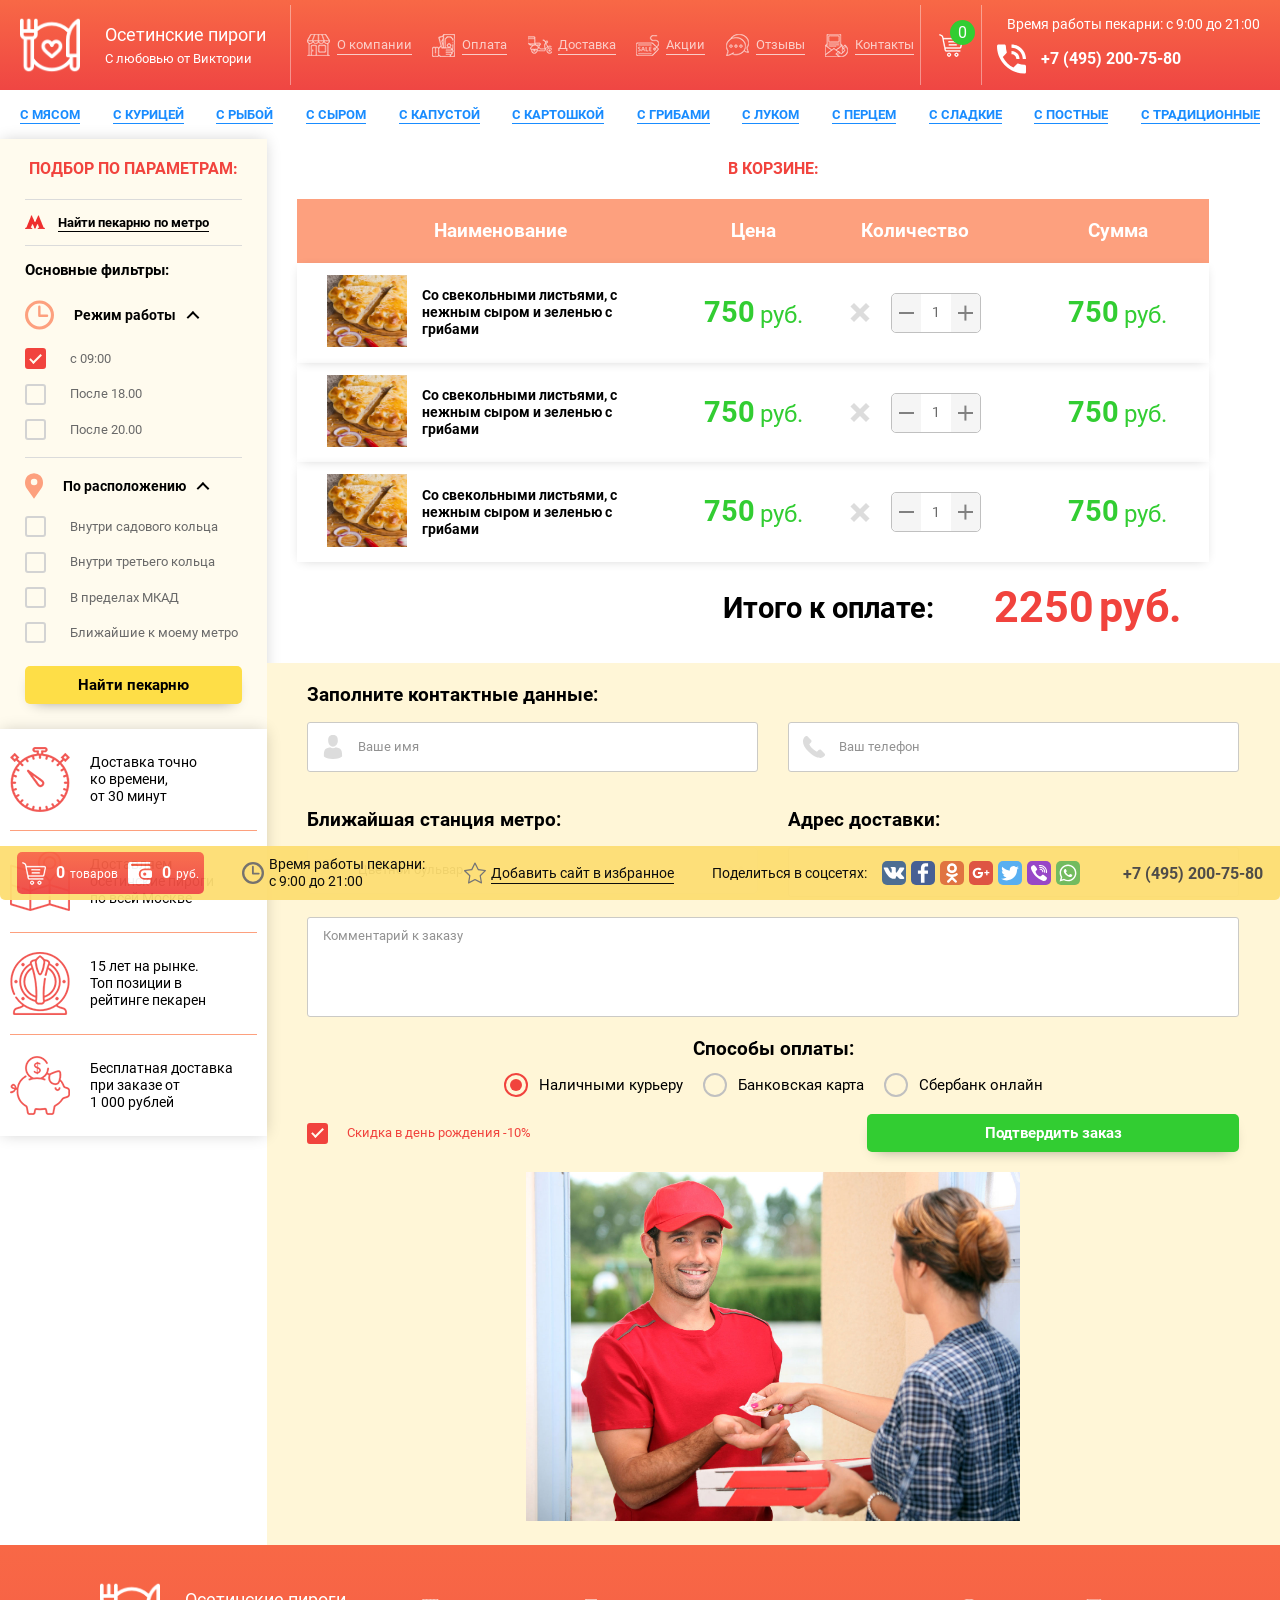
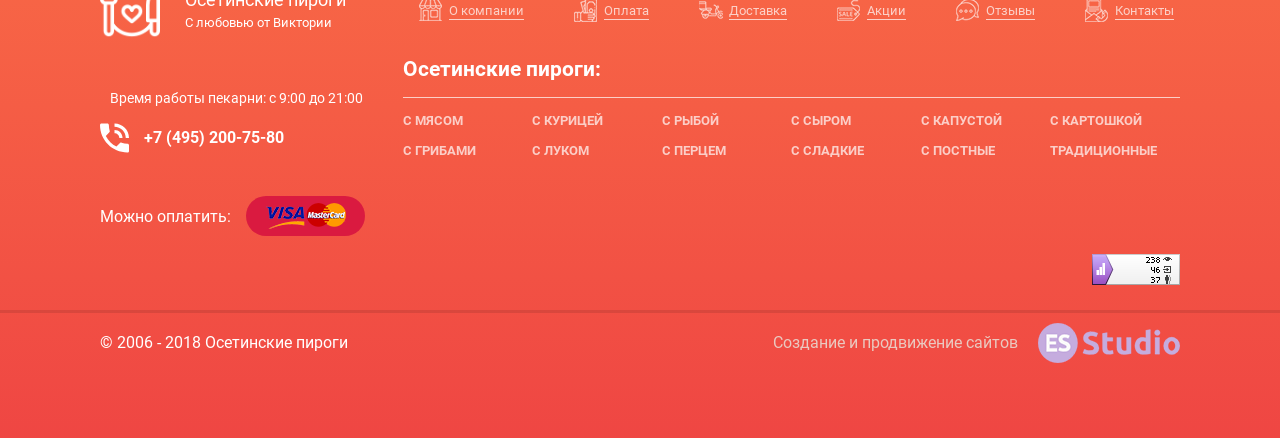
<file: builds/build_ver-Thu_Jun_14_2018_14_51_49/basket.html>
<!DOCTYPE html>
<html class="no-js" lang="ru">

    <head>
        <meta charset="utf-8">
        <meta http-equiv="x-ua-compatible" content="ie=edge">
        <title>default title</title>
        <meta content="" name="description">
        <meta content="" name="keywords">
        <meta name="viewport" content="width=device-width, initial-scale=1.0">
        <meta content="telephone=no" name="format-detection">
        <meta name="HandheldFriendly" content="true">

        <!--[if (gt IE 9)|!(IE)]><!-->
        <link href="static/css/mainvijde8.min.css" rel="stylesheet" type="text/css">
        <!--<![endif]-->
        <meta property="og:title" content="#{data.title}">
        <meta property="og:title" content="">
        <meta property="og:url" content="">
        <meta property="og:description" content="">
        <meta property="og:image" content="">
        <meta property="og:image:type" content="image/jpeg">
        <meta property="og:image:width" content="500">
        <meta property="og:image:height" content="300">
        <meta property="twitter:description" content="">
        <link rel="icon" type="image/x-icon" href="favicon.ico">
        <script>
            (function(H){H.className=H.className.replace(/\bno-js\b/,'js')})(document.documentElement)
        </script>
    </head>

    <body class="page">
        <svg xmlns="http://www.w3.org/2000/svg" style="border: 0 !important; clip: rect(0 0 0 0) !important; height: 1px !important; margin: -1px !important; overflow: hidden !important; padding: 0 !important; position: absolute !important; width: 1px !important;"
        class="root-svg-symbols-element">
            <symbol id="like" viewBox="0 0 561 510">
                <title>like</title>
                <path d="M0 510h102V204H0zm561-280.5a51.15 51.15 0 0 0-51-51H349.35l25.5-117.3v-7.7c0-10.2-5.1-20.4-10.2-28L336.6 0 168.3 168.3c-10.2 7.65-15.3 20.4-15.3 35.7v255a51.15 51.15 0 0 0 51 51h229.5c20.4 0 38.25-12.75 45.9-30.6l76.5-181.05c2.55-5.1 2.55-12.75 2.55-17.85v-51H561z"
                />
            </symbol>
            <symbol id="location" viewBox="0 0 38.35 54.76">
                <title>location</title>
                <path d="M32.74 5.62a19.18 19.18 0 0 0-27.12 0c-6.7 6.7-7.54 19.31-1.8 27l15.36 22.14L34.52 32.6c5.76-7.67 4.92-20.28-1.78-26.98zM19.36 26a7 7 0 1 1 7-7 7 7 0 0 1-7 7z" />
            </symbol>
            <symbol id="metro" viewBox="0 0 408 484.5">
                <title>metro</title>
                <path d="M204 0C91.8 0 0 12.75 0 102v242.25c0 48.45 40.8 89.25 89.25 89.25L51 471.75v12.75h306v-12.75l-38.25-38.25c48.45 0 89.25-40.8 89.25-89.25V102C408 12.75 316.2 0 204 0zM89.25 382.5c-20.4 0-38.25-17.85-38.25-38.25S68.85 306 89.25 306s38.25 17.85 38.25 38.25-17.85 38.25-38.25 38.25zm89.25-153H51V102h127.5zm140.25 153c-20.4 0-38.25-17.85-38.25-38.25S298.35 306 318.75 306 357 323.85 357 344.25s-17.85 38.25-38.25 38.25zm38.25-153H229.5V102H357z"
                />
            </symbol>
            <symbol id="person" viewBox="0 0 266.21 350">
                <title>person</title>
                <path d="M133.1 171.17c38.91 0 70.46-38.32 70.46-85.59S193.2 0 133.1 0 62.64 38.32 62.64 85.59s31.54 85.58 70.46 85.58zM.01 301.85c0-2.88 0-.81 0 0zm266.17 2.25c0-.79 0-5.47 0 0zm-.15-5.7c-1.3-82.34-12.06-105.8-94.35-120.66 0 0-11.58 14.76-38.58 14.76s-38.59-14.76-38.59-14.76c-81.39 14.69-92.8 37.81-94.3 118-.12 6.55-.18 6.89-.2 6.13v8.65s19.59 39.5 133.08 39.5 133.08-39.5 133.08-39.5v-6.4c-.01.46-.07-.46-.14-5.72z"
                />
            </symbol>
            <symbol id="phone" viewBox="0 0 459 459">
                <title>phone</title>
                <path d="M433.5 318.75a288.79 288.79 0 0 1-91.8-15.3c-7.65-2.55-17.85 0-25.5 5.1l-56.1 56.1c-71.4-35.7-130.05-96.9-168.3-168.3l56.1-56.1c7.65-7.65 10.2-17.85 5.1-25.5-7.65-28.05-12.75-58.65-12.75-89.25 0-15.3-10.2-25.5-25.5-25.5H25.5C10.2 0 0 10.2 0 25.5 0 265.2 193.8 459 433.5 459c15.3 0 25.5-10.2 25.5-25.5v-89.25c0-15.25-10.2-25.5-25.5-25.5zM408 229.5h51C459 102 357 0 229.5 0v51C329 51 408 130.05 408 229.5zm-102 0h51c0-71.4-56.1-127.5-127.5-127.5v51c43.35 0 76.5 33.15 76.5 76.5z"
                />
            </symbol>
            <symbol id="purse" viewBox="0 0 46.04 42.56">
                <title>purse</title>
                <path d="M20.77 23.52v-.43a10.65 10.65 0 0 1 10.67-10.65h11.48V9.26a1.27 1.27 0 0 0-1.27-1.3H8a2.3 2.3 0 0 1 0-4.6h33.71a1.21 1.21 0 0 0 1.21-1.21V1.04a1 1 0 0 0-1.1-1H4.27A4.23 4.23 0 0 0 0 4.26v34a4.28 4.28 0 0 0 4.27 4.3h34.36a4.3 4.3 0 0 0 4.29-4.3v-4H31.44a10.7 10.7 0 0 1-10.67-10.74z"
                />
                <path d="M43.19 15.8H31.44a7.23 7.23 0 0 0-7.18 7.29v.43a7.17 7.17 0 0 0 7.18 7.22h11.75A2.82 2.82 0 0 0 46 27.96v-9.31a2.88 2.88 0 0 0-2.81-2.85zM32.08 26.45a3.15 3.15 0 1 1 3.16-3.19 3.15 3.15 0 0 1-3.16 3.19z" />
            </symbol>
            <symbol id="star-no-fill" viewBox="0 0 487.22 465.2">
                <title>star-no-fill</title>
                <path d="M486.55 175.8a13.59 13.59 0 0 0-10.9-9.2l-152-21.6-68.4-137.5a13.55 13.55 0 0 0-12.1-7.5 13.47 13.47 0 0 0-12.1 7.6l-67.5 137.9-152 22.6a13.59 13.59 0 0 0-10.9 9.2 13.35 13.35 0 0 0 3.5 13.8l110.3 106.89L89 449.4a13.57 13.57 0 0 0 13.3 15.8 12.83 12.83 0 0 0 6.3-1.6l135.7-71.9 136.1 71.1a13.81 13.81 0 0 0 6.2 1.5 13.57 13.57 0 0 0 13.5-13.5 10.55 10.55 0 0 0-.4-3.1l-26.3-150.5L483 189.7a13.22 13.22 0 0 0 3.55-13.9zm-137 107.1a13.35 13.35 0 0 0-3.8 12l22.9 131.3-118.2-61.7a13.68 13.68 0 0 0-12.6 0l-117.8 62.4 22.1-131.5a13.49 13.49 0 0 0-3.9-11.9l-95.6-92.8 131.9-19.6a13.4 13.4 0 0 0 10.1-7.4l58.6-119.71 59.4 119.4a13.74 13.74 0 0 0 10.2 7.4l132 18.8z"
                />
            </symbol>
            <symbol id="star" viewBox="0 0 475.08 453.1">
                <title>star</title>
                <path d="M475.08 175.58q0-10.56-16-13.13l-143.31-20.84L251.53 11.7Q246.11.01 237.54.01t-14 11.7l-64.23 129.9L16 162.45q-16 2.56-16 13.13 0 6 7.14 13.71l103.92 101.07-24.55 142.75a46.37 46.37 0 0 0-.57 5.71 16.83 16.83 0 0 0 3 10.14q3 4.15 9 4.14 5.14 0 11.42-3.42l128.19-67.39 128.2 67.39a23.11 23.11 0 0 0 11.42 3.42 10.06 10.06 0 0 0 8.71-4.14 16.86 16.86 0 0 0 3-10.14 43.13 43.13 0 0 0-.29-5.71L364 290.36l103.65-101.07q7.43-7.42 7.43-13.71z"
                />
            </symbol>
            <symbol id="tel" viewBox="0 0 348.08 347.29">
                <title>tel</title>
                <path d="M340.27 274.69l-53.76-53.76c-10.71-10.66-28.44-10.34-39.52.74l-27.08 27.08-5.34-3c-17.1-9.48-40.51-22.46-65.14-47.11s-37.7-48.14-47.21-65.26c-1-1.81-2-3.56-2.91-5.22l18.18-18.15 8.94-8.95c11.1-11.1 11.4-28.83.72-39.52L73.39 7.8C62.71-2.88 45-2.55 33.87 8.55L18.72 23.78l.41.41a87.61 87.61 0 0 0-12.48 22A91.29 91.29 0 0 0 1.1 68.55C-6 127.4 20.89 181.17 93.87 254.15 194.74 355.02 276 347.4 279.54 347.03a90.83 90.83 0 0 0 22.4-5.63 87.31 87.31 0 0 0 21.94-12.43l.33.29 15.35-15c11.07-11.12 11.44-28.85.71-39.57z"
                />
            </symbol>
            <symbol id="time" viewBox="0 0 97.16 97.16">
                <title>time</title>
                <path d="M48.58 0a48.58 48.58 0 1 0 48.58 48.58A48.64 48.64 0 0 0 48.58 0zm0 86.82a38.24 38.24 0 1 1 38.24-38.24 38.29 38.29 0 0 1-38.24 38.24z" />
                <path d="M73.9 47.08H52.07V20.83a4 4 0 0 0-8 0v30.25a4 4 0 0 0 4 4H73.9a4 4 0 0 0 0-8z" />
            </symbol>
        </svg>
        <div class="wrapper">
            <div class="content">
                <header class="page-header">
                    <div class="page-header__row-top">
                        <div class="container row row--jc-sb row--ai-c">
                            <button class="hamburger hamburger--spin" type="button"><span class="hamburger-box"><span class="hamburger-inner"></span></span>
                            </button>
                            <div class="logo logo--header">
                                <a class="logo__link row row--ai-c text--td-none" href="index.html">
                                    <div class="logo__img-wrap m--r25">
                                        <img src="static/img/content/logo.png" alt="Осетинские пироги от Виктории">
                                    </div>
                                    <div class="b">
                                        <p class="logo__slogan-text text text--white text m--b5 text--fs-1_41vw">Осетинские пироги</p>
                                        <p class="logo__text-author text text--white">С любовью от Виктории</p>
                                    </div>
                                </a>
                            </div>
                            <nav class="page-header__nav-wrap grow">
                                <ul class="nav--description list row row--jc-sb">
                                    <li class="nav__items"><a class="nav__link nav__link--company d-block text--white text--td-none" href="#">О компании</a>
                                    </li>
                                    <li class="nav__items"><a class="nav__link nav__link--pay d-block text--white text--td-none" href="#">Оплата</a>
                                    </li>
                                    <li class="nav__items"><a class="nav__link nav__link--delivery d-block text--white text--td-none" href="#">Доставка</a>
                                    </li>
                                    <li class="nav__items"><a class="nav__link nav__link--actions d-block text--white text--td-none" href="#">Акции</a>
                                    </li>
                                    <li class="nav__items"><a class="nav__link nav__link--reviews d-block text--white text--td-none" href="#">Отзывы</a>
                                    </li>
                                    <li class="nav__items"><a class="nav__link nav__link--contacts d-block text--white text--td-none" href="#">Контакты</a>
                                    </li>
                                </ul>
                            </nav>
                            <div class="user-block user-block--header row"><a class="user-block__basket row row--jc-c row--ai-c b--w80 m--r15" href="#"><span class="user-block__basket-indicator d-block">0</span><span class="user-block__basket-icon"></span></a>
                                <div class="b">
                                    <p class="user-block__work-time text text--white16 m--b10 p--l10">Время работы пекарни: с 9:00 до 21:00</p>
                                    <div class="row row--ai-c"><span class="user-block__phone-icon m--r15">
            <svg class="phone" width="459px" height="459px">
                <use xlink:href="#phone"></use>
            </svg>
        </span><a class="user-block__work-tel text text--white text--fw700 text--fs-1_51vw" href="tel:+7952007580">+7 (495) 200-75-80</a>
                                    </div>
                                </div>
                            </div>
                        </div>
                    </div>
                    <div class="page-header__row-bottom page-header__row-bottom--close">
                        <div class="container">
                            <ul class="nav--navigation list row row--jc-sb">
                                <li class="nav__items"><a class="nav__link d-block text--blue text--td-none text--uppercase text--fw700" href="#">С мясом</a>
                                </li>
                                <li class="nav__items"><a class="nav__link d-block text--blue text--td-none text--uppercase text--fw700" href="#">С курицей</a>
                                </li>
                                <li class="nav__items"><a class="nav__link d-block text--blue text--td-none text--uppercase text--fw700" href="#">С рыбой</a>
                                </li>
                                <li class="nav__items"><a class="nav__link d-block text--blue text--td-none text--uppercase text--fw700" href="#">С сыром</a>
                                </li>
                                <li class="nav__items"><a class="nav__link d-block text--blue text--td-none text--uppercase text--fw700" href="#">С капустой</a>
                                </li>
                                <li class="nav__items"><a class="nav__link d-block text--blue text--td-none text--uppercase text--fw700" href="#">С картошкой</a>
                                </li>
                                <li class="nav__items"><a class="nav__link d-block text--blue text--td-none text--uppercase text--fw700" href="#">С грибами</a>
                                </li>
                                <li class="nav__items"><a class="nav__link d-block text--blue text--td-none text--uppercase text--fw700" href="#">С луком</a>
                                </li>
                                <li class="nav__items"><a class="nav__link d-block text--blue text--td-none text--uppercase text--fw700" href="#">С перцем</a>
                                </li>
                                <li class="nav__items"><a class="nav__link d-block text--blue text--td-none text--uppercase text--fw700" href="#">С сладкие</a>
                                </li>
                                <li class="nav__items"><a class="nav__link d-block text--blue text--td-none text--uppercase text--fw700" href="#">С постные</a>
                                </li>
                                <li class="nav__items"><a class="nav__link d-block text--blue text--td-none text--uppercase text--fw700" href="#">С традиционные</a>
                                </li>
                            </ul>
                        </div>
                    </div>
                </header>
                <main class="page-content">
                    <div class="user-block user-block--fixed">
                        <ul class="user-block__fixed-list list row row--jc-sb row--ai-c">
                            <li class="user-block__fixed-basket-list-item">
                                <a class="user-block__fixed-basket row row--ai-c text--td-none" href="#">
                                    <div class="user-block__fixed-basket-result-left-wrap row row--ai-c m--r30"><span class="user-block__fixed-basket-basket-icon d-block m--r15"></span>
                                        <p class="user-block__fixed-basket-result text"><span class="user-block__fixed-basket-result-span user-block__fixed-basket-result-span--goods">0</span>товаров</p>
                                    </div>
                                    <div class="b row row--ai-c"><span class="user-block__fixed-basket-purse-icon d-block m--r15">
            <svg class="purse" width="46.04px" height="42.56px">
                <use xlink:href="#purse"></use>
            </svg>
        </span>
                                        <p class="user-block__fixed-basket-result text"><span class="user-block__fixed-basket-result-span user-block__fixed-basket-result-span--price">0</span>руб.</p>
                                    </div>
                                </a>
                            </li>
                            <li class="user-block__fixed-list-work-time row row--ai-c"><span class="user-block__fixed-basket-time-icon d-block m--r15">
            <svg class="time" width="97.16px" height="97.16px">
                <use xlink:href="#time"></use>
            </svg>
        </span>
                                <p class="user-block__fixed-basket-time-text text">Время работы пекарни:
                                    <br>с 9:00 до 21:00</p>
                            </li>
                            <li class="user-block__fixed-list-favorite row row--ai-c"><span class="user-block__fixed-basket-favorite-icon d-block m--r15">
            <svg class="star-no-fill" width="487.22px" height="465.2px">
                <use xlink:href="#star-no-fill"></use>
            </svg>
        </span><a class="user-block__fixed-basket-favorite-link text--td-none" href="#">Добавить сайт в избранное</a>
                            </li>
                            <li class="user-block__fixed-list-socials row row--ai-c">
                                <p class="user-block__fixed-socials-text text text--black16 m--r15">Поделиться в соцсетях:</p>
                                <ul class="list row">
                                    <li class="list--items-mr5">
                                        <a class="user-block__fixed-basket-socials user-block__fixed-basket-socials--vk d-block" href="#"></a>
                                    </li>
                                    <li class="list--items-mr5">
                                        <a class="user-block__fixed-basket-socials user-block__fixed-basket-socials--fb d-block" href="#"></a>
                                    </li>
                                    <li class="list--items-mr5">
                                        <a class="user-block__fixed-basket-socials user-block__fixed-basket-socials--od d-block" href="#"></a>
                                    </li>
                                    <li class="list--items-mr5">
                                        <a class="user-block__fixed-basket-socials user-block__fixed-basket-socials--g d-block" href="#"></a>
                                    </li>
                                    <li class="list--items-mr5">
                                        <a class="user-block__fixed-basket-socials user-block__fixed-basket-socials--tw d-block" href="#"></a>
                                    </li>
                                    <li class="list--items-mr5">
                                        <a class="user-block__fixed-basket-socials user-block__fixed-basket-socials--v d-block" href="#"></a>
                                    </li>
                                    <li class="list--items-mr5">
                                        <a class="user-block__fixed-basket-socials user-block__fixed-basket-socials--wa d-block" href="#"></a>
                                    </li>
                                </ul>
                            </li>
                            <li class="user-block__fixed-list-tel"><a class="user-block__fixed-basket-tel text--td-none" href="tel:+74952007580">+7 (495) 200-75-80</a>
                            </li>
                        </ul>
                    </div>
                    <div class="row">
                        <aside class="aside aside--close">
                            <div class="aside__content">
                                <form class="aside__filters" action="action.php" method="post">
                                    <h2 class="aside__filters-headline text text--red text--uppercase text--center text--fs-1_25vw">Подбор по параметрам:</h2>
                                    <div class="aside__border aside__border--fill-gray"></div>
                                    <div class="aside__filters-link-wrap"><span class="aside__filters-link-icon d-block"></span><a class="aside__filters-link text text--td-none text--center text--fw700" href="#">Найти пекарню по метро</a>
                                    </div>
                                    <div class="aside__border aside__border--fill-gray m--b15"></div>
                                    <div class="aside__filters-wrap m--b25">
                                        <div class="aside__filters-content m--b20">
                                            <h2 class="aside__filters-content-headline text text--black text--fw700 m--b20">Основные фильтры:</h2>
                                            <div class="aside__filters-title row row--ai-c m--b20"><span class="aside__filters-title-time-icon d-block">
            <svg class="time" width="97.16px" height="97.16px">
                <use xlink:href="#time"></use>
            </svg>
        </span>
                                                <h2 class="aside__filters-title-text text text--black text--fw700">Режим работы</h2><span class="aside__filters-title-arrow d-block"></span>
                                            </div>
                                            <ul class="aside__filters-description list">
                                                <li class="list--items-mb20">
                                                    <input class="aside__filters-description-input input input--checkbox" type="checkbox" name="checkbox" checked id="checkbox1">
                                                    <label class="aside__filters-description-label d-block" for="checkbox1"><span class="aside__filters-checkbox-indicator d-block"></span>
                                                        <p class="aside__filters-checkbox-text text text--grayMedium">с 09:00</p>
                                                    </label>
                                                </li>
                                                <li class="list--items-mb20">
                                                    <input class="aside__filters-description-input input input--checkbox" type="checkbox" name="checkbox" id="checkbox2">
                                                    <label class="aside__filters-description-label d-block" for="checkbox2"><span class="aside__filters-checkbox-indicator d-block"></span>
                                                        <p class="aside__filters-checkbox-text text text--grayMedium">После 18.00</p>
                                                    </label>
                                                </li>
                                                <li class="list--items-mb20">
                                                    <input class="aside__filters-description-input input input--checkbox" type="checkbox" name="checkbox" id="checkbox3">
                                                    <label class="aside__filters-description-label d-block" for="checkbox3"><span class="aside__filters-checkbox-indicator d-block"></span>
                                                        <p class="aside__filters-checkbox-text text text--grayMedium">После 20.00</p>
                                                    </label>
                                                </li>
                                            </ul>
                                        </div>
                                        <div class="aside__border aside__border--fill-gray m--b15"></div>
                                        <div class="aside__filters-content">
                                            <div class="aside__filters-title row row--ai-c m--b20"><span class="aside__filters-title-location-icon d-block">
            <svg class="location" width="38.35px" height="54.76px">
                <use xlink:href="#location"></use>
            </svg>
        </span>
                                                <h2 class="aside__filters-title-text text text--black text--fw700">По расположению</h2><span class="aside__filters-title-arrow d-block"></span>
                                            </div>
                                            <ul class="aside__filters-description list">
                                                <li class="list--items-mb20">
                                                    <input class="aside__filters-description-input input input--checkbox" type="checkbox" name="checkbox" id="checkbox4">
                                                    <label class="aside__filters-description-label d-block" for="checkbox4"><span class="aside__filters-checkbox-indicator d-block"></span>
                                                        <p class="aside__filters-checkbox-text text text--grayMedium">Внутри садового кольца</p>
                                                    </label>
                                                </li>
                                                <li class="list--items-mb20">
                                                    <input class="aside__filters-description-input input input--checkbox" type="checkbox" name="checkbox" id="checkbox5">
                                                    <label class="aside__filters-description-label d-block" for="checkbox5"><span class="aside__filters-checkbox-indicator d-block"></span>
                                                        <p class="aside__filters-checkbox-text text text--grayMedium">Внутри третьего кольца</p>
                                                    </label>
                                                </li>
                                                <li class="list--items-mb20">
                                                    <input class="aside__filters-description-input input input--checkbox" type="checkbox" name="checkbox" id="checkbox6">
                                                    <label class="aside__filters-description-label d-block" for="checkbox6"><span class="aside__filters-checkbox-indicator d-block"></span>
                                                        <p class="aside__filters-checkbox-text text text--grayMedium">В пределах МКАД</p>
                                                    </label>
                                                </li>
                                                <li class="list--items-mb20">
                                                    <input class="aside__filters-description-input input input--checkbox" type="checkbox" name="checkbox" id="checkbox7">
                                                    <label class="aside__filters-description-label d-block" for="checkbox7"><span class="aside__filters-checkbox-indicator d-block"></span>
                                                        <p class="aside__filters-checkbox-text text text--grayMedium">Ближайшие к моему метро</p>
                                                    </label>
                                                </li>
                                            </ul>
                                        </div>
                                    </div>
                                    <div class="row">
                                        <button class="aside__filters-submit-button button button--fill-yellow button--p-tb15 text text--black text--fw700 text--fs-1_05vw" type="submit">Найти пекарню</button>
                                    </div>
                                </form>
                                <div class="aside__features">
                                    <ul class="list">
                                        <li class="aside__features-items">
                                            <p class="aside__features-item-text aside__features-item-text--time text text--black text--fs-1_09vw">Доставка точно
                                                <br>ко времени,
                                                <br>от 30 минут</p>
                                        </li>
                                        <li>
                                            <div class="aside__border aside__border--fill-red"></div>
                                        </li>
                                        <li class="aside__features-items">
                                            <p class="aside__features-item-text aside__features-item-text--map text text--black text--fs-1_09vw">Доставляем
                                                <br>осетинские пироги
                                                <br>по всей Москве</p>
                                        </li>
                                        <li>
                                            <div class="aside__border aside__border--fill-red"></div>
                                        </li>
                                        <li class="aside__features-items">
                                            <p class="aside__features-item-text aside__features-item-text--rate text text--black text--fs-1_09vw">15 лет на рынке.
                                                <br>Топ позиции в
                                                <br>рейтинге пекарен</p>
                                        </li>
                                        <li>
                                            <div class="aside__border aside__border--fill-red"></div>
                                        </li>
                                        <li class="aside__features-items">
                                            <p class="aside__features-item-text aside__features-item-text--delivery text text--black text--fs-1_09vw">Бесплатная доставка
                                                <br>при заказе от
                                                <br>1 000 рублей</p>
                                        </li>
                                    </ul>
                                </div>
                            </div>
                        </aside>
                        <div class="content b--resize-w70 grow">
                            <h2 class="aside__filters-headline text text--red text--uppercase text--center text--fs-1_25vw">В корзине:</h2>
                            <form action="action.php" method="post">
                                <div class="user-block__table-basket-wrap m--b30">
                                    <table class="user-block__table-basket m--b20">
                                        <tr class="user-block__table-basket-row-top">
                                            <td class="user-block__table-basket-row-top-td user-block__table-basket-row-top-td--name">
                                                <h2 class="user-block__table-basket-title text text--white19 text--center">Наименование</h2>
                                            </td>
                                            <td class="user-block__table-basket-row-top-td">
                                                <h2 class="user-block__table-basket-title text text--white19 text--center">Цена</h2>
                                            </td>
                                            <td class="user-block__table-basket-row-top-td">
                                                <h2 class="user-block__table-basket-title text text--white19 text--center">Количество</h2>
                                            </td>
                                            <td class="user-block__table-basket-row-top-td">
                                                <h2 class="user-block__table-basket-title text text--white19 text--center">Сумма</h2>
                                            </td>
                                        </tr>
                                        <tr class="user-block__table-basket-row-cart" id="cart1">
                                            <td class="user-block__table-basket-name row row--ai-c">
                                                <div class="user-block__table-basket-img-wrap">
                                                    <img class="user-block__table-basket-img" src="static/img/content/carts__good-img.jpg">
                                                </div>
                                                <h2 class="aside__filters-title-text aside__filters-title-text--basket text text--black text--fw700">Со свекольными листьями, с нежным сыром и зеленью с грибами </h2>
                                            </td>
                                            <td>
                                                <div class="row row--jc-c">
                                                    <p class="user-block__table-basket-price">750</p><span class="user-block__table-basket-price-span m--t-a">руб.</span>
                                                </div>
                                            </td>
                                            <td><span class="row row--jc-c row--ai-c">
                          <button class="user-block__table-basket-cancel button m--r20" type="button"></button>
                          <div class="user-block__table-basket-payment-controls row">
                            <button class="user-block__table-basket-payment-control user-block__table-basket-payment-control--minus button grow" type="button"></button>
                            <input class="user-block__table-basket-payment-input input text--center grow" type="text" value="1">
                            <button class="user-block__table-basket-payment-control user-block__table-basket-payment-control--plus button grow" type="button"></button>
                          </div></span>
                                            </td>
                                            <td class="user-block__table-basket-sum">
                                                <div class="row row--jc-c">
                                                    <p class="user-block__table-basket-price user-block__table-basket-price--sum">750</p><span class="user-block__table-basket-price-span m--t-a">руб.</span>
                                                </div>
                                            </td>
                                        </tr>
                                        <tr class="user-block__table-basket-row-cart" id="cart2">
                                            <td class="user-block__table-basket-name row row--ai-c">
                                                <div class="user-block__table-basket-img-wrap">
                                                    <img class="user-block__table-basket-img" src="static/img/content/carts__good-img.jpg">
                                                </div>
                                                <h2 class="aside__filters-title-text aside__filters-title-text--basket text text--black text--fw700">Со свекольными листьями, с нежным сыром и зеленью с грибами</h2>
                                            </td>
                                            <td>
                                                <div class="row row--jc-c">
                                                    <p class="user-block__table-basket-price">750</p><span class="user-block__table-basket-price-span m--t-a">руб.</span>
                                                </div>
                                            </td>
                                            <td><span class="row row--jc-c row--ai-c">
                          <button class="user-block__table-basket-cancel button m--r20" type="button"></button>
                          <div class="user-block__table-basket-payment-controls row">
                            <button class="user-block__table-basket-payment-control user-block__table-basket-payment-control--minus button grow" type="button"></button>
                            <input class="user-block__table-basket-payment-input input text--center grow" type="text" value="1">
                            <button class="user-block__table-basket-payment-control user-block__table-basket-payment-control--plus button grow" type="button"></button>
                          </div></span>
                                            </td>
                                            <td class="user-block__table-basket-sum">
                                                <div class="row row--jc-c">
                                                    <p class="user-block__table-basket-price user-block__table-basket-price--sum">750</p><span class="user-block__table-basket-price-span m--t-a">руб.</span>
                                                </div>
                                            </td>
                                        </tr>
                                        <tr class="user-block__table-basket-row-cart" id="cart3">
                                            <td class="user-block__table-basket-name row row--ai-c">
                                                <div class="user-block__table-basket-img-wrap">
                                                    <img class="user-block__table-basket-img" src="static/img/content/carts__good-img.jpg">
                                                </div>
                                                <h2 class="aside__filters-title-text aside__filters-title-text--basket text text--black text--fw700">Со свекольными листьями, с нежным сыром и зеленью с грибами</h2>
                                            </td>
                                            <td>
                                                <div class="row row--jc-c">
                                                    <p class="user-block__table-basket-price">750</p><span class="user-block__table-basket-price-span m--t-a">руб.</span>
                                                </div>
                                            </td>
                                            <td><span class="row row--jc-c row--ai-c">
                          <button class="user-block__table-basket-cancel button m--r20" type="button"></button>
                          <div class="user-block__table-basket-payment-controls row">
                            <button class="user-block__table-basket-payment-control user-block__table-basket-payment-control--minus button grow" type="button"></button>
                            <input class="user-block__table-basket-payment-input input text--center grow" type="text" value="1">
                            <button class="user-block__table-basket-payment-control user-block__table-basket-payment-control--plus button grow" type="button"></button>
                          </div></span>
                                            </td>
                                            <td class="user-block__table-basket-sum">
                                                <div class="row row--jc-c">
                                                    <p class="user-block__table-basket-price user-block__table-basket-price--sum">750</p><span class="user-block__table-basket-price-span m--t-a">руб.</span>
                                                </div>
                                            </td>
                                        </tr>
                                    </table>
                                    <div class="user-block__table-basket-total-price-wrap row row--jc-fe">
                                        <div class="user-block__table-basket-total-price row row--ai-c">
                                            <p class="user-block__table-basket-total-price-text text">Итого к оплате:</p>
                                            <p class="user-block__table-basket-total-price-sum text">3 750</p><span class="user-block__table-basket-total-price-sum-span">руб.</span>
                                        </div>
                                    </div>
                                </div>
                                <div class="user-block__table-basket-order-wrap">
                                    <div class="user-block__table-basket-order-content row row--jc-sb row--ai-c">
                                        <div class="user-block__table-basket-order-content-form grow">
                                            <h2 class="user-block__table-basket-order-content-headline text text--fw700 m--b15">Заполните контактные данные:</h2>
                                            <ul class="reviews list">
                                                <li class="row m--b20 row--media570-column m--media570-b0">
                                                    <div class="reviews__submit-input-wrap reviews__submit-input-wrap--basket-order grow">
                                                        <input class="reviews__submit-input input" type="text" placeholder="Ваше имя"><span class="reviews__submit-input-indicator-person d-block">
            <svg class="person" width="266.21px" height="350px">
                <use xlink:href="#person"></use>
            </svg>
        </span>
                                                    </div>
                                                    <div class="reviews__submit-input-wrap grow">
                                                        <input class="reviews__submit-input input" type="tel" placeholder="Ваш телефон"><span class="reviews__submit-input-indicator-tel d-block">
            <svg class="tel" width="348.08px" height="347.29px">
                <use xlink:href="#tel"></use>
            </svg>
        </span>
                                                    </div>
                                                </li>
                                                <li class="row m--b20 row--media570-column m--media570-b0">
                                                    <div class="user-block__basket-order-items-wrap grow m--r30">
                                                        <h2 class="user-block__table-basket-order-content-headline m--b15">Ближайшая станция метро:</h2>
                                                        <div class="user-block__basket-order-select">
                                                            <div class="user-block__basket-order-select-input-wrap"><span class="user-block__basket-order-select-input-icon d-block">
            <svg class="metro" width="408px" height="484.5px">
                <use xlink:href="#metro"></use>
            </svg>
        </span>
                                                                <input class="user-block__basket-order-select-input input" type="text" value="Цветной бульвар" readonly><span class="user-block__basket-order-select-input-arrow d-block"></span>
                                                            </div>
                                                            <div class="user-block__basket-order-select-content hidden">
                                                                <p class="user-block__basket-order-select-content-text text">Цветной бульвар</p>
                                                                <p class="user-block__basket-order-select-content-text text">Панфиловская</p>
                                                                <p class="user-block__basket-order-select-content-text text">Марьина роща</p>
                                                                <p class="user-block__basket-order-select-content-text text">Маяковская</p>
                                                            </div>
                                                        </div>
                                                    </div>
                                                    <div class="user-block__basket-order-items-wrap">
                                                        <h2 class="user-block__table-basket-order-content-headline m--b15">Адрес доставки:</h2>
                                                        <div class="reviews__submit-input-wrap reviews__submit-input-wrap--basket">
                                                            <input class="reviews__submit-input reviews__submit-input--address-basket input" type="text">
                                                        </div>
                                                    </div>
                                                </li>
                                                <li class="m--b20">
                                                    <textarea class="reviews__submit-textarea input" placeholder="Комментарий к заказу"></textarea>
                                                </li>
                                                <li class="m--b20 row row--ai-c row--media1590-column">
                                                    <p class="user-block__basket-order-payment-method-headline text">Способы оплаты:</p>
                                                    <ul class="list row row--media570-column">
                                                        <li class="user-block__basket-order-payment-method-wrap">
                                                            <input class="user-block__basket-order-payment-method-input input input--radio" type="radio" name="groupMethod" checked id="groupMethod1">
                                                            <label class="user-block__basket-order-payment-method-text d-block" for="groupMethod1">Наличными курьеру<span class="user-block__basket-order-payment-method-indicator d-block"></span>
                                                            </label>
                                                        </li>
                                                        <li class="user-block__basket-order-payment-method-wrap">
                                                            <input class="user-block__basket-order-payment-method-input input input--radio" type="radio" name="groupMethod" id="groupMethod2">
                                                            <label class="user-block__basket-order-payment-method-text d-block" for="groupMethod2">Банковская карта<span class="user-block__basket-order-payment-method-indicator d-block"></span>
                                                            </label>
                                                        </li>
                                                        <li class="user-block__basket-order-payment-method-wrap">
                                                            <input class="user-block__basket-order-payment-method-input input input--radio" type="radio" name="groupMethod" id="groupMethod3">
                                                            <label class="user-block__basket-order-payment-method-text d-block" for="groupMethod3">Сбербанк онлайн<span class="user-block__basket-order-payment-method-indicator d-block"> </span>
                                                            </label>
                                                        </li>
                                                    </ul>
                                                </li>
                                                <li class="row row--jc-sb row--ai-c row--media570-column">
                                                    <div class="user-block__basket-order-sell-wrap">
                                                        <input class="aside__filters-description-input input input--checkbox" type="checkbox" name="checkboxSell" checked id="checkboxSell">
                                                        <label class="aside__filters-description-label aside__filters-description-label--order-sell d-block" for="checkboxSell">Скидка в день рождения -10%<span class="aside__filters-checkbox-indicator d-block"></span>
                                                        </label>
                                                    </div>
                                                    <button class="aside__filters-submit-button aside__filters-submit-button--order-basket button button--fill-green button--p-tb15 text text--white text--fw700 text--fs-1_05vw">Подтвердить заказ</button>
                                                </li>
                                            </ul>
                                        </div>
                                        <div class="user-block__table-basket-order-content-img-wrap">
                                            <img class="user-block__table-basket-order-content-img" src="static/img/content/user-block-basket-order-img.jpg">
                                        </div>
                                    </div>
                                </div>
                            </form>
                        </div>
                    </div>
                </main>
            </div>
            <footer class="page-footer">
                <div class="footer-content">
                    <div class="footer-content__row-top">
                        <div class="container container--footer row row--jc-sb m--b15">
                            <div class="footer-content__row-top-block-left">
                                <div class="logo logo--footer">
                                    <a class="logo__link row row--ai-c text--td-none" href="index.html">
                                        <div class="logo__img-wrap m--r25">
                                            <img src="static/img/content/logo.png" alt="Осетинские пироги от Виктории">
                                        </div>
                                        <div class="b">
                                            <p class="text text--white text m--b5 text--fs-1_41vw">Осетинские пироги</p>
                                            <p class="text text--white">С любовью от Виктории</p>
                                        </div>
                                    </a>
                                </div>
                                <div class="user-block user-block--footer column">
                                    <p class="user-block__work-time text text--white16 m--b15 p--l10">Время работы пекарни: с 9:00 до 21:00</p>
                                    <div class="footer-content__row-top-tel-wrap row row--ai-c"><span class="user-block__phone-icon m--r15">
            <svg class="phone" width="459px" height="459px">
                <use xlink:href="#phone"></use>
            </svg>
        </span><a class="user-block__work-tel text text--white text--fw700 text--fs-1_51vw" href="tel:+7952007580">+7 (495) 200-75-80</a>
                                    </div>
                                </div>
                                <div class="footer-content__payment-wrap row row--ai-c">
                                    <h2 class="footer-content__payment m--r15">Можно оплатить:</h2>
                                    <a class="footer-content__payment-icon" href="#"></a>
                                </div>
                            </div>
                            <div class="footer-content__row-top-block-right grow">
                                <ul class="nav--description nav--footer list row row--jc-sb">
                                    <li class="nav__items"><a class="nav__link nav__link--company d-block text--white text--td-none" href="#">О компании</a>
                                    </li>
                                    <li class="nav__items"><a class="nav__link nav__link--pay d-block text--white text--td-none" href="#">Оплата</a>
                                    </li>
                                    <li class="nav__items"><a class="nav__link nav__link--delivery d-block text--white text--td-none" href="#">Доставка</a>
                                    </li>
                                    <li class="nav__items"><a class="nav__link nav__link--actions d-block text--white text--td-none" href="#">Акции</a>
                                    </li>
                                    <li class="nav__items"><a class="nav__link nav__link--reviews d-block text--white text--td-none" href="#">Отзывы</a>
                                    </li>
                                    <li class="nav__items"><a class="nav__link nav__link--contacts d-block text--white text--td-none" href="#">Контакты</a>
                                    </li>
                                </ul>
                                <div class="footer-content__nav-wrap grow">
                                    <div class="footer-content__headline-wrap m--b15">
                                        <h2 class="footer-content__headline">Осетинские пироги:</h2>
                                    </div>
                                    <ul class="nav--navigation nav--navigation-footer list row row--jc-sb m--b15">
                                        <li class="nav__items"><a class="nav__link d-block text--white text--td-none text--uppercase text--fw700" href="#">С мясом</a>
                                        </li>
                                        <li class="nav__items"><a class="nav__link d-block text--white text--td-none text--uppercase text--fw700" href="#">С курицей</a>
                                        </li>
                                        <li class="nav__items"><a class="nav__link d-block text--white text--td-none text--uppercase text--fw700" href="#">С рыбой</a>
                                        </li>
                                        <li class="nav__items"><a class="nav__link d-block text--white text--td-none text--uppercase text--fw700" href="#">С сыром</a>
                                        </li>
                                        <li class="nav__items"><a class="nav__link d-block text--white text--td-none text--uppercase text--fw700" href="#">С капустой</a>
                                        </li>
                                        <li class="nav__items"><a class="nav__link d-block text--white text--td-none text--uppercase text--fw700" href="#">С картошкой</a>
                                        </li>
                                    </ul>
                                    <ul class="nav--navigation nav--navigation-footer list row row--jc-sb">
                                        <li class="nav__items"><a class="nav__link d-block text--white text--td-none text--uppercase text--fw700" href="#">С грибами</a>
                                        </li>
                                        <li class="nav__items"><a class="nav__link d-block text--white text--td-none text--uppercase text--fw700" href="#">С луком</a>
                                        </li>
                                        <li class="nav__items"><a class="nav__link d-block text--white text--td-none text--uppercase text--fw700" href="#">С перцем</a>
                                        </li>
                                        <li class="nav__items"><a class="nav__link d-block text--white text--td-none text--uppercase text--fw700" href="#">С сладкие</a>
                                        </li>
                                        <li class="nav__items"><a class="nav__link d-block text--white text--td-none text--uppercase text--fw700" href="#">С постные</a>
                                        </li>
                                        <li class="nav__items"><a class="nav__link d-block text--white text--td-none text--uppercase text--fw700" href="#">Традиционные</a>
                                        </li>
                                    </ul>
                                </div>
                            </div>
                        </div>
                        <div class="footer-content__row-top-icon-wrap">
                            <div class="container container--footer">
                                <div class="row row--jc-fe"><span class="footer-content__row-top-icon"></span>
                                </div>
                            </div>
                        </div>
                    </div>
                    <div class="footer-content__row-bottom">
                        <div class="container container--footer">
                            <div class="footer-content__row-bottom-copyright-wrap row row--jc-sb row--ai-c">
                                <p class="footer-content__copyright">© 2006 - 2018 Осетинские пироги</p>
                                <div class="row row--ai-c"><a class="footer-content__developers" href="#">Создание и продвижение сайтов</a>
                                </div>
                            </div>
                        </div>
                    </div>
                </div>
            </footer>
        </div>


        <script src="static/js/mainvijde8.min.js"></script>
    </body>

</html>
</file>
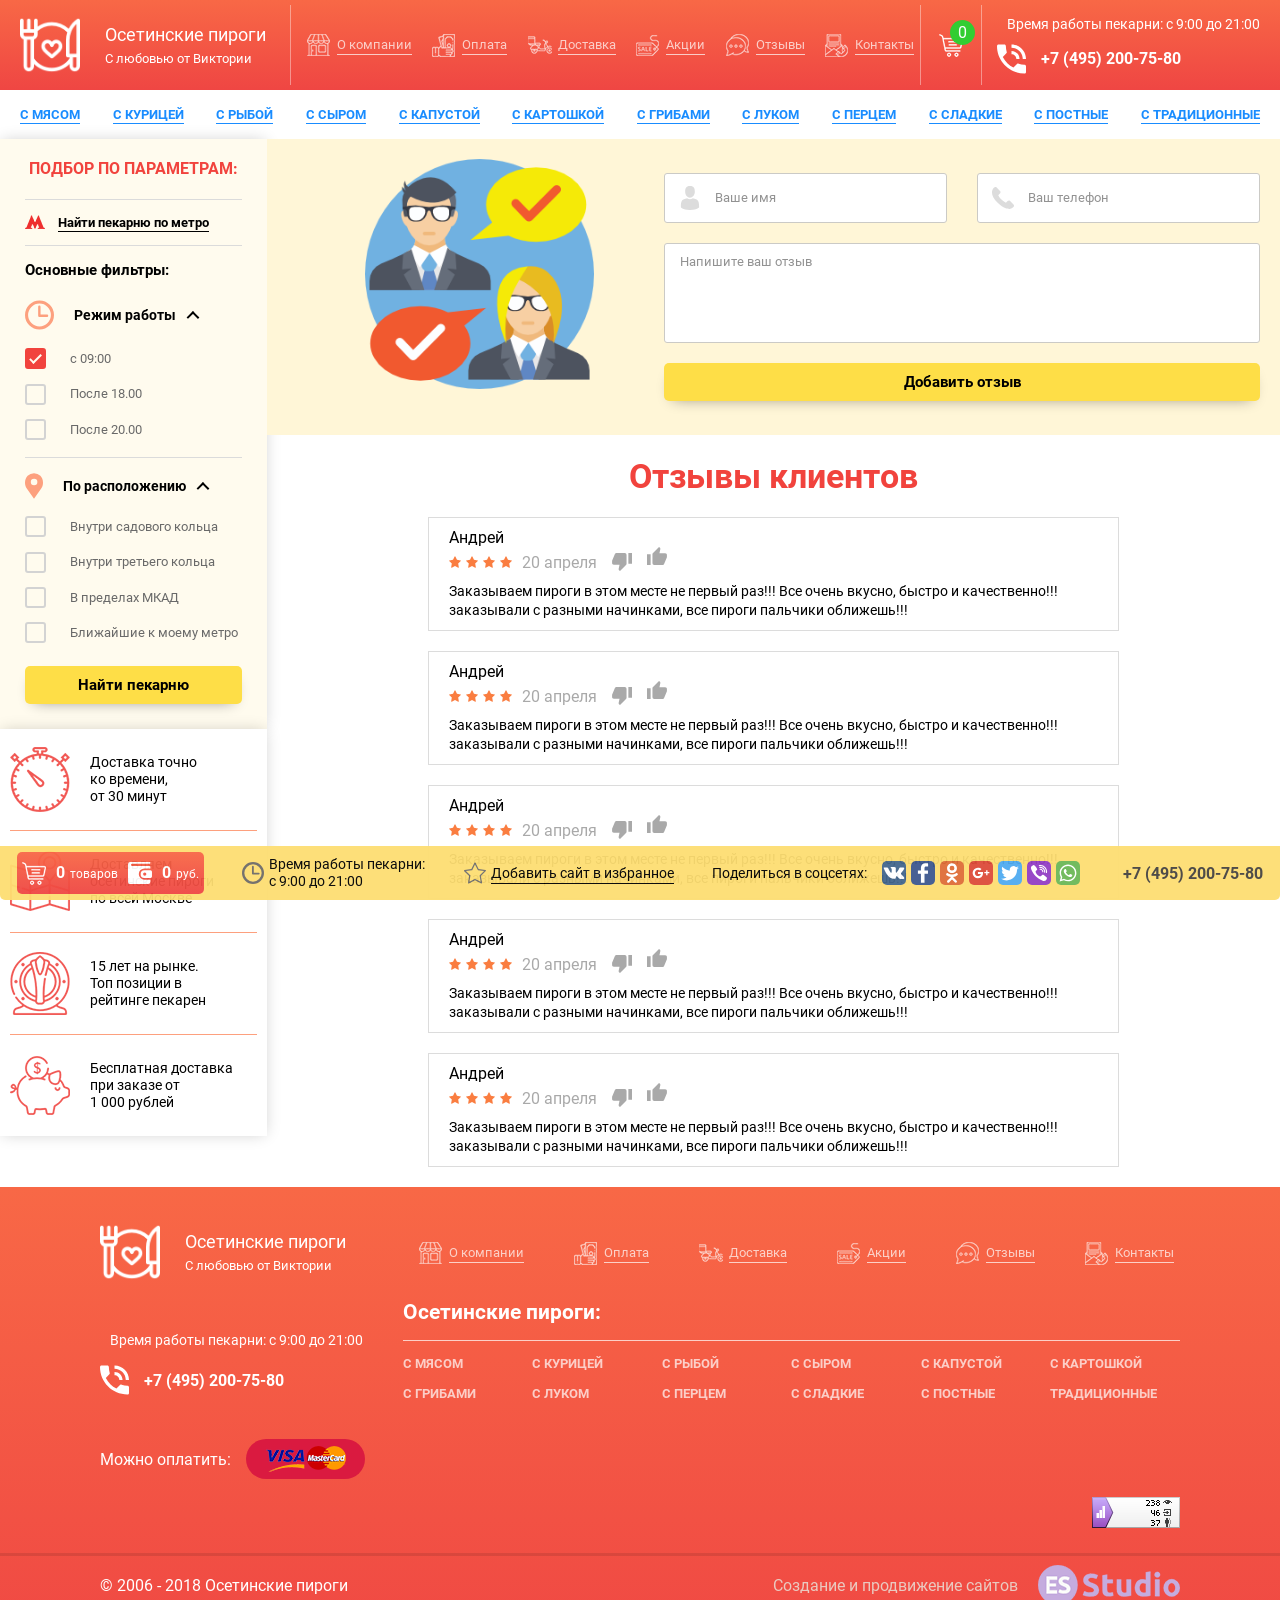
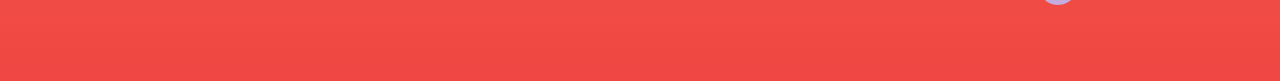
<file: builds/build_ver-Thu_Jun_14_2018_14_51_49/reviews.html>
<!DOCTYPE html>
<html class="no-js" lang="ru">

    <head>
        <meta charset="utf-8">
        <meta http-equiv="x-ua-compatible" content="ie=edge">
        <title>default title</title>
        <meta content="" name="description">
        <meta content="" name="keywords">
        <meta name="viewport" content="width=device-width, initial-scale=1.0">
        <meta content="telephone=no" name="format-detection">
        <meta name="HandheldFriendly" content="true">

        <!--[if (gt IE 9)|!(IE)]><!-->
        <link href="static/css/mainvijde8.min.css" rel="stylesheet" type="text/css">
        <!--<![endif]-->
        <meta property="og:title" content="#{data.title}">
        <meta property="og:title" content="">
        <meta property="og:url" content="">
        <meta property="og:description" content="">
        <meta property="og:image" content="">
        <meta property="og:image:type" content="image/jpeg">
        <meta property="og:image:width" content="500">
        <meta property="og:image:height" content="300">
        <meta property="twitter:description" content="">
        <link rel="icon" type="image/x-icon" href="favicon.ico">
        <script>
            (function(H){H.className=H.className.replace(/\bno-js\b/,'js')})(document.documentElement)
        </script>
    </head>

    <body class="page">
        <svg xmlns="http://www.w3.org/2000/svg" style="border: 0 !important; clip: rect(0 0 0 0) !important; height: 1px !important; margin: -1px !important; overflow: hidden !important; padding: 0 !important; position: absolute !important; width: 1px !important;"
        class="root-svg-symbols-element">
            <symbol id="like" viewBox="0 0 561 510">
                <title>like</title>
                <path d="M0 510h102V204H0zm561-280.5a51.15 51.15 0 0 0-51-51H349.35l25.5-117.3v-7.7c0-10.2-5.1-20.4-10.2-28L336.6 0 168.3 168.3c-10.2 7.65-15.3 20.4-15.3 35.7v255a51.15 51.15 0 0 0 51 51h229.5c20.4 0 38.25-12.75 45.9-30.6l76.5-181.05c2.55-5.1 2.55-12.75 2.55-17.85v-51H561z"
                />
            </symbol>
            <symbol id="location" viewBox="0 0 38.35 54.76">
                <title>location</title>
                <path d="M32.74 5.62a19.18 19.18 0 0 0-27.12 0c-6.7 6.7-7.54 19.31-1.8 27l15.36 22.14L34.52 32.6c5.76-7.67 4.92-20.28-1.78-26.98zM19.36 26a7 7 0 1 1 7-7 7 7 0 0 1-7 7z" />
            </symbol>
            <symbol id="metro" viewBox="0 0 408 484.5">
                <title>metro</title>
                <path d="M204 0C91.8 0 0 12.75 0 102v242.25c0 48.45 40.8 89.25 89.25 89.25L51 471.75v12.75h306v-12.75l-38.25-38.25c48.45 0 89.25-40.8 89.25-89.25V102C408 12.75 316.2 0 204 0zM89.25 382.5c-20.4 0-38.25-17.85-38.25-38.25S68.85 306 89.25 306s38.25 17.85 38.25 38.25-17.85 38.25-38.25 38.25zm89.25-153H51V102h127.5zm140.25 153c-20.4 0-38.25-17.85-38.25-38.25S298.35 306 318.75 306 357 323.85 357 344.25s-17.85 38.25-38.25 38.25zm38.25-153H229.5V102H357z"
                />
            </symbol>
            <symbol id="person" viewBox="0 0 266.21 350">
                <title>person</title>
                <path d="M133.1 171.17c38.91 0 70.46-38.32 70.46-85.59S193.2 0 133.1 0 62.64 38.32 62.64 85.59s31.54 85.58 70.46 85.58zM.01 301.85c0-2.88 0-.81 0 0zm266.17 2.25c0-.79 0-5.47 0 0zm-.15-5.7c-1.3-82.34-12.06-105.8-94.35-120.66 0 0-11.58 14.76-38.58 14.76s-38.59-14.76-38.59-14.76c-81.39 14.69-92.8 37.81-94.3 118-.12 6.55-.18 6.89-.2 6.13v8.65s19.59 39.5 133.08 39.5 133.08-39.5 133.08-39.5v-6.4c-.01.46-.07-.46-.14-5.72z"
                />
            </symbol>
            <symbol id="phone" viewBox="0 0 459 459">
                <title>phone</title>
                <path d="M433.5 318.75a288.79 288.79 0 0 1-91.8-15.3c-7.65-2.55-17.85 0-25.5 5.1l-56.1 56.1c-71.4-35.7-130.05-96.9-168.3-168.3l56.1-56.1c7.65-7.65 10.2-17.85 5.1-25.5-7.65-28.05-12.75-58.65-12.75-89.25 0-15.3-10.2-25.5-25.5-25.5H25.5C10.2 0 0 10.2 0 25.5 0 265.2 193.8 459 433.5 459c15.3 0 25.5-10.2 25.5-25.5v-89.25c0-15.25-10.2-25.5-25.5-25.5zM408 229.5h51C459 102 357 0 229.5 0v51C329 51 408 130.05 408 229.5zm-102 0h51c0-71.4-56.1-127.5-127.5-127.5v51c43.35 0 76.5 33.15 76.5 76.5z"
                />
            </symbol>
            <symbol id="purse" viewBox="0 0 46.04 42.56">
                <title>purse</title>
                <path d="M20.77 23.52v-.43a10.65 10.65 0 0 1 10.67-10.65h11.48V9.26a1.27 1.27 0 0 0-1.27-1.3H8a2.3 2.3 0 0 1 0-4.6h33.71a1.21 1.21 0 0 0 1.21-1.21V1.04a1 1 0 0 0-1.1-1H4.27A4.23 4.23 0 0 0 0 4.26v34a4.28 4.28 0 0 0 4.27 4.3h34.36a4.3 4.3 0 0 0 4.29-4.3v-4H31.44a10.7 10.7 0 0 1-10.67-10.74z"
                />
                <path d="M43.19 15.8H31.44a7.23 7.23 0 0 0-7.18 7.29v.43a7.17 7.17 0 0 0 7.18 7.22h11.75A2.82 2.82 0 0 0 46 27.96v-9.31a2.88 2.88 0 0 0-2.81-2.85zM32.08 26.45a3.15 3.15 0 1 1 3.16-3.19 3.15 3.15 0 0 1-3.16 3.19z" />
            </symbol>
            <symbol id="star-no-fill" viewBox="0 0 487.22 465.2">
                <title>star-no-fill</title>
                <path d="M486.55 175.8a13.59 13.59 0 0 0-10.9-9.2l-152-21.6-68.4-137.5a13.55 13.55 0 0 0-12.1-7.5 13.47 13.47 0 0 0-12.1 7.6l-67.5 137.9-152 22.6a13.59 13.59 0 0 0-10.9 9.2 13.35 13.35 0 0 0 3.5 13.8l110.3 106.89L89 449.4a13.57 13.57 0 0 0 13.3 15.8 12.83 12.83 0 0 0 6.3-1.6l135.7-71.9 136.1 71.1a13.81 13.81 0 0 0 6.2 1.5 13.57 13.57 0 0 0 13.5-13.5 10.55 10.55 0 0 0-.4-3.1l-26.3-150.5L483 189.7a13.22 13.22 0 0 0 3.55-13.9zm-137 107.1a13.35 13.35 0 0 0-3.8 12l22.9 131.3-118.2-61.7a13.68 13.68 0 0 0-12.6 0l-117.8 62.4 22.1-131.5a13.49 13.49 0 0 0-3.9-11.9l-95.6-92.8 131.9-19.6a13.4 13.4 0 0 0 10.1-7.4l58.6-119.71 59.4 119.4a13.74 13.74 0 0 0 10.2 7.4l132 18.8z"
                />
            </symbol>
            <symbol id="star" viewBox="0 0 475.08 453.1">
                <title>star</title>
                <path d="M475.08 175.58q0-10.56-16-13.13l-143.31-20.84L251.53 11.7Q246.11.01 237.54.01t-14 11.7l-64.23 129.9L16 162.45q-16 2.56-16 13.13 0 6 7.14 13.71l103.92 101.07-24.55 142.75a46.37 46.37 0 0 0-.57 5.71 16.83 16.83 0 0 0 3 10.14q3 4.15 9 4.14 5.14 0 11.42-3.42l128.19-67.39 128.2 67.39a23.11 23.11 0 0 0 11.42 3.42 10.06 10.06 0 0 0 8.71-4.14 16.86 16.86 0 0 0 3-10.14 43.13 43.13 0 0 0-.29-5.71L364 290.36l103.65-101.07q7.43-7.42 7.43-13.71z"
                />
            </symbol>
            <symbol id="tel" viewBox="0 0 348.08 347.29">
                <title>tel</title>
                <path d="M340.27 274.69l-53.76-53.76c-10.71-10.66-28.44-10.34-39.52.74l-27.08 27.08-5.34-3c-17.1-9.48-40.51-22.46-65.14-47.11s-37.7-48.14-47.21-65.26c-1-1.81-2-3.56-2.91-5.22l18.18-18.15 8.94-8.95c11.1-11.1 11.4-28.83.72-39.52L73.39 7.8C62.71-2.88 45-2.55 33.87 8.55L18.72 23.78l.41.41a87.61 87.61 0 0 0-12.48 22A91.29 91.29 0 0 0 1.1 68.55C-6 127.4 20.89 181.17 93.87 254.15 194.74 355.02 276 347.4 279.54 347.03a90.83 90.83 0 0 0 22.4-5.63 87.31 87.31 0 0 0 21.94-12.43l.33.29 15.35-15c11.07-11.12 11.44-28.85.71-39.57z"
                />
            </symbol>
            <symbol id="time" viewBox="0 0 97.16 97.16">
                <title>time</title>
                <path d="M48.58 0a48.58 48.58 0 1 0 48.58 48.58A48.64 48.64 0 0 0 48.58 0zm0 86.82a38.24 38.24 0 1 1 38.24-38.24 38.29 38.29 0 0 1-38.24 38.24z" />
                <path d="M73.9 47.08H52.07V20.83a4 4 0 0 0-8 0v30.25a4 4 0 0 0 4 4H73.9a4 4 0 0 0 0-8z" />
            </symbol>
        </svg>
        <div class="wrapper">
            <div class="content">
                <header class="page-header">
                    <div class="page-header__row-top">
                        <div class="container row row--jc-sb row--ai-c">
                            <button class="hamburger hamburger--spin" type="button"><span class="hamburger-box"><span class="hamburger-inner"></span></span>
                            </button>
                            <div class="logo logo--header">
                                <a class="logo__link row row--ai-c text--td-none" href="index.html">
                                    <div class="logo__img-wrap m--r25">
                                        <img src="static/img/content/logo.png" alt="Осетинские пироги от Виктории">
                                    </div>
                                    <div class="b">
                                        <p class="logo__slogan-text text text--white text m--b5 text--fs-1_41vw">Осетинские пироги</p>
                                        <p class="logo__text-author text text--white">С любовью от Виктории</p>
                                    </div>
                                </a>
                            </div>
                            <nav class="page-header__nav-wrap grow">
                                <ul class="nav--description list row row--jc-sb">
                                    <li class="nav__items"><a class="nav__link nav__link--company d-block text--white text--td-none" href="#">О компании</a>
                                    </li>
                                    <li class="nav__items"><a class="nav__link nav__link--pay d-block text--white text--td-none" href="#">Оплата</a>
                                    </li>
                                    <li class="nav__items"><a class="nav__link nav__link--delivery d-block text--white text--td-none" href="#">Доставка</a>
                                    </li>
                                    <li class="nav__items"><a class="nav__link nav__link--actions d-block text--white text--td-none" href="#">Акции</a>
                                    </li>
                                    <li class="nav__items"><a class="nav__link nav__link--reviews d-block text--white text--td-none" href="#">Отзывы</a>
                                    </li>
                                    <li class="nav__items"><a class="nav__link nav__link--contacts d-block text--white text--td-none" href="#">Контакты</a>
                                    </li>
                                </ul>
                            </nav>
                            <div class="user-block user-block--header row"><a class="user-block__basket row row--jc-c row--ai-c b--w80 m--r15" href="basket.html"><span class="user-block__basket-indicator d-block">0</span><span class="user-block__basket-icon"></span></a>
                                <div class="b">
                                    <p class="user-block__work-time text text--white16 m--b10 p--l10">Время работы пекарни: с 9:00 до 21:00</p>
                                    <div class="row row--ai-c"><span class="user-block__phone-icon m--r15">
            <svg class="phone" width="459px" height="459px">
                <use xlink:href="#phone"></use>
            </svg>
        </span><a class="user-block__work-tel text text--white text--fw700 text--fs-1_51vw" href="tel:+7952007580">+7 (495) 200-75-80</a>
                                    </div>
                                </div>
                            </div>
                        </div>
                    </div>
                    <div class="page-header__row-bottom page-header__row-bottom--close">
                        <div class="container">
                            <ul class="nav--navigation list row row--jc-sb">
                                <li class="nav__items"><a class="nav__link d-block text--blue text--td-none text--uppercase text--fw700" href="#">С мясом</a>
                                </li>
                                <li class="nav__items"><a class="nav__link d-block text--blue text--td-none text--uppercase text--fw700" href="#">С курицей</a>
                                </li>
                                <li class="nav__items"><a class="nav__link d-block text--blue text--td-none text--uppercase text--fw700" href="#">С рыбой</a>
                                </li>
                                <li class="nav__items"><a class="nav__link d-block text--blue text--td-none text--uppercase text--fw700" href="#">С сыром</a>
                                </li>
                                <li class="nav__items"><a class="nav__link d-block text--blue text--td-none text--uppercase text--fw700" href="#">С капустой</a>
                                </li>
                                <li class="nav__items"><a class="nav__link d-block text--blue text--td-none text--uppercase text--fw700" href="#">С картошкой</a>
                                </li>
                                <li class="nav__items"><a class="nav__link d-block text--blue text--td-none text--uppercase text--fw700" href="#">С грибами</a>
                                </li>
                                <li class="nav__items"><a class="nav__link d-block text--blue text--td-none text--uppercase text--fw700" href="#">С луком</a>
                                </li>
                                <li class="nav__items"><a class="nav__link d-block text--blue text--td-none text--uppercase text--fw700" href="#">С перцем</a>
                                </li>
                                <li class="nav__items"><a class="nav__link d-block text--blue text--td-none text--uppercase text--fw700" href="#">С сладкие</a>
                                </li>
                                <li class="nav__items"><a class="nav__link d-block text--blue text--td-none text--uppercase text--fw700" href="#">С постные</a>
                                </li>
                                <li class="nav__items"><a class="nav__link d-block text--blue text--td-none text--uppercase text--fw700" href="#">С традиционные</a>
                                </li>
                            </ul>
                        </div>
                    </div>
                </header>
                <main class="page-content">
                    <div class="user-block user-block--fixed">
                        <ul class="user-block__fixed-list list row row--jc-sb row--ai-c">
                            <li class="user-block__fixed-basket-list-item">
                                <a class="user-block__fixed-basket row row--ai-c text--td-none" href="#">
                                    <div class="user-block__fixed-basket-result-left-wrap row row--ai-c m--r30"><span class="user-block__fixed-basket-basket-icon d-block m--r15"></span>
                                        <p class="user-block__fixed-basket-result text"><span class="user-block__fixed-basket-result-span user-block__fixed-basket-result-span--goods">0</span>товаров</p>
                                    </div>
                                    <div class="b row row--ai-c"><span class="user-block__fixed-basket-purse-icon d-block m--r15">
            <svg class="purse" width="46.04px" height="42.56px">
                <use xlink:href="#purse"></use>
            </svg>
        </span>
                                        <p class="user-block__fixed-basket-result text"><span class="user-block__fixed-basket-result-span user-block__fixed-basket-result-span--price">0</span>руб.</p>
                                    </div>
                                </a>
                            </li>
                            <li class="user-block__fixed-list-work-time row row--ai-c"><span class="user-block__fixed-basket-time-icon d-block m--r15">
            <svg class="time" width="97.16px" height="97.16px">
                <use xlink:href="#time"></use>
            </svg>
        </span>
                                <p class="user-block__fixed-basket-time-text text">Время работы пекарни:
                                    <br>с 9:00 до 21:00</p>
                            </li>
                            <li class="user-block__fixed-list-favorite row row--ai-c"><span class="user-block__fixed-basket-favorite-icon d-block m--r15">
            <svg class="star-no-fill" width="487.22px" height="465.2px">
                <use xlink:href="#star-no-fill"></use>
            </svg>
        </span><a class="user-block__fixed-basket-favorite-link text--td-none" href="#">Добавить сайт в избранное</a>
                            </li>
                            <li class="user-block__fixed-list-socials row row--ai-c">
                                <p class="user-block__fixed-socials-text text text--black16 m--r15">Поделиться в соцсетях:</p>
                                <ul class="list row">
                                    <li class="list--items-mr5">
                                        <a class="user-block__fixed-basket-socials user-block__fixed-basket-socials--vk d-block" href="#"></a>
                                    </li>
                                    <li class="list--items-mr5">
                                        <a class="user-block__fixed-basket-socials user-block__fixed-basket-socials--fb d-block" href="#"></a>
                                    </li>
                                    <li class="list--items-mr5">
                                        <a class="user-block__fixed-basket-socials user-block__fixed-basket-socials--od d-block" href="#"></a>
                                    </li>
                                    <li class="list--items-mr5">
                                        <a class="user-block__fixed-basket-socials user-block__fixed-basket-socials--g d-block" href="#"></a>
                                    </li>
                                    <li class="list--items-mr5">
                                        <a class="user-block__fixed-basket-socials user-block__fixed-basket-socials--tw d-block" href="#"></a>
                                    </li>
                                    <li class="list--items-mr5">
                                        <a class="user-block__fixed-basket-socials user-block__fixed-basket-socials--v d-block" href="#"></a>
                                    </li>
                                    <li class="list--items-mr5">
                                        <a class="user-block__fixed-basket-socials user-block__fixed-basket-socials--wa d-block" href="#"></a>
                                    </li>
                                </ul>
                            </li>
                            <li class="user-block__fixed-list-tel"><a class="user-block__fixed-basket-tel text--td-none" href="tel:+74952007580">+7 (495) 200-75-80</a>
                            </li>
                        </ul>
                    </div>
                    <div class="row">
                        <aside class="aside aside--close">
                            <div class="aside__content">
                                <form class="aside__filters" action="action.php" method="post">
                                    <h2 class="aside__filters-headline text text--red text--uppercase text--center text--fs-1_25vw">Подбор по параметрам:</h2>
                                    <div class="aside__border aside__border--fill-gray"></div>
                                    <div class="aside__filters-link-wrap"><span class="aside__filters-link-icon d-block"></span><a class="aside__filters-link text text--td-none text--center text--fw700" href="#">Найти пекарню по метро</a>
                                    </div>
                                    <div class="aside__border aside__border--fill-gray m--b15"></div>
                                    <div class="aside__filters-wrap m--b25">
                                        <div class="aside__filters-content m--b20">
                                            <h2 class="aside__filters-content-headline text text--black text--fw700 m--b20">Основные фильтры:</h2>
                                            <div class="aside__filters-title row row--ai-c m--b20"><span class="aside__filters-title-time-icon d-block">
            <svg class="time" width="97.16px" height="97.16px">
                <use xlink:href="#time"></use>
            </svg>
        </span>
                                                <h2 class="aside__filters-title-text text text--black text--fw700">Режим работы</h2><span class="aside__filters-title-arrow d-block"></span>
                                            </div>
                                            <ul class="aside__filters-description list">
                                                <li class="list--items-mb20">
                                                    <input class="aside__filters-description-input input input--checkbox" type="checkbox" name="checkbox" checked id="checkbox1">
                                                    <label class="aside__filters-description-label d-block" for="checkbox1"><span class="aside__filters-checkbox-indicator d-block"></span>
                                                        <p class="aside__filters-checkbox-text text text--grayMedium">с 09:00</p>
                                                    </label>
                                                </li>
                                                <li class="list--items-mb20">
                                                    <input class="aside__filters-description-input input input--checkbox" type="checkbox" name="checkbox" id="checkbox2">
                                                    <label class="aside__filters-description-label d-block" for="checkbox2"><span class="aside__filters-checkbox-indicator d-block"></span>
                                                        <p class="aside__filters-checkbox-text text text--grayMedium">После 18.00</p>
                                                    </label>
                                                </li>
                                                <li class="list--items-mb20">
                                                    <input class="aside__filters-description-input input input--checkbox" type="checkbox" name="checkbox" id="checkbox3">
                                                    <label class="aside__filters-description-label d-block" for="checkbox3"><span class="aside__filters-checkbox-indicator d-block"></span>
                                                        <p class="aside__filters-checkbox-text text text--grayMedium">После 20.00</p>
                                                    </label>
                                                </li>
                                            </ul>
                                        </div>
                                        <div class="aside__border aside__border--fill-gray m--b15"></div>
                                        <div class="aside__filters-content">
                                            <div class="aside__filters-title row row--ai-c m--b20"><span class="aside__filters-title-location-icon d-block">
            <svg class="location" width="38.35px" height="54.76px">
                <use xlink:href="#location"></use>
            </svg>
        </span>
                                                <h2 class="aside__filters-title-text text text--black text--fw700">По расположению</h2><span class="aside__filters-title-arrow d-block"></span>
                                            </div>
                                            <ul class="aside__filters-description list">
                                                <li class="list--items-mb20">
                                                    <input class="aside__filters-description-input input input--checkbox" type="checkbox" name="checkbox" id="checkbox4">
                                                    <label class="aside__filters-description-label d-block" for="checkbox4"><span class="aside__filters-checkbox-indicator d-block"></span>
                                                        <p class="aside__filters-checkbox-text text text--grayMedium">Внутри садового кольца</p>
                                                    </label>
                                                </li>
                                                <li class="list--items-mb20">
                                                    <input class="aside__filters-description-input input input--checkbox" type="checkbox" name="checkbox" id="checkbox5">
                                                    <label class="aside__filters-description-label d-block" for="checkbox5"><span class="aside__filters-checkbox-indicator d-block"></span>
                                                        <p class="aside__filters-checkbox-text text text--grayMedium">Внутри третьего кольца</p>
                                                    </label>
                                                </li>
                                                <li class="list--items-mb20">
                                                    <input class="aside__filters-description-input input input--checkbox" type="checkbox" name="checkbox" id="checkbox6">
                                                    <label class="aside__filters-description-label d-block" for="checkbox6"><span class="aside__filters-checkbox-indicator d-block"></span>
                                                        <p class="aside__filters-checkbox-text text text--grayMedium">В пределах МКАД</p>
                                                    </label>
                                                </li>
                                                <li class="list--items-mb20">
                                                    <input class="aside__filters-description-input input input--checkbox" type="checkbox" name="checkbox" id="checkbox7">
                                                    <label class="aside__filters-description-label d-block" for="checkbox7"><span class="aside__filters-checkbox-indicator d-block"></span>
                                                        <p class="aside__filters-checkbox-text text text--grayMedium">Ближайшие к моему метро</p>
                                                    </label>
                                                </li>
                                            </ul>
                                        </div>
                                    </div>
                                    <div class="row">
                                        <button class="aside__filters-submit-button button button--fill-yellow button--p-tb15 text text--black text--fw700 text--fs-1_05vw" type="submit">Найти пекарню</button>
                                    </div>
                                </form>
                                <div class="aside__features">
                                    <ul class="list">
                                        <li class="aside__features-items">
                                            <p class="aside__features-item-text aside__features-item-text--time text text--black text--fs-1_09vw">Доставка точно
                                                <br>ко времени,
                                                <br>от 30 минут</p>
                                        </li>
                                        <li>
                                            <div class="aside__border aside__border--fill-red"></div>
                                        </li>
                                        <li class="aside__features-items">
                                            <p class="aside__features-item-text aside__features-item-text--map text text--black text--fs-1_09vw">Доставляем
                                                <br>осетинские пироги
                                                <br>по всей Москве</p>
                                        </li>
                                        <li>
                                            <div class="aside__border aside__border--fill-red"></div>
                                        </li>
                                        <li class="aside__features-items">
                                            <p class="aside__features-item-text aside__features-item-text--rate text text--black text--fs-1_09vw">15 лет на рынке.
                                                <br>Топ позиции в
                                                <br>рейтинге пекарен</p>
                                        </li>
                                        <li>
                                            <div class="aside__border aside__border--fill-red"></div>
                                        </li>
                                        <li class="aside__features-items">
                                            <p class="aside__features-item-text aside__features-item-text--delivery text text--black text--fs-1_09vw">Бесплатная доставка
                                                <br>при заказе от
                                                <br>1 000 рублей</p>
                                        </li>
                                    </ul>
                                </div>
                            </div>
                        </aside>
                        <div class="content b--resize-w70 grow">
                            <div class="reviews">
                                <div class="reviews__submit-wrap m--b20">
                                    <div class="container row row--jc-c row--ai-c">
                                        <div class="reviews__submit-img-wrap">
                                            <img class="reviews__submit-img" src="static/img/content/reviews-submit-img.png">
                                        </div>
                                        <form class="reviews__submit-form m--r-a" action="action.php" method="post">
                                            <ul class="list">
                                                <li class="row m--b20">
                                                    <div class="reviews__submit-input-wrap grow">
                                                        <input class="reviews__submit-input input" type="text" placeholder="Ваше имя"><span class="reviews__submit-input-indicator-person d-block">
            <svg class="person" width="266.21px" height="350px">
                <use xlink:href="#person"></use>
            </svg>
        </span>
                                                    </div>
                                                    <div class="reviews__submit-input-wrap grow">
                                                        <input class="reviews__submit-input input" type="tel" placeholder="Ваш телефон"><span class="reviews__submit-input-indicator-tel d-block">
            <svg class="tel" width="348.08px" height="347.29px">
                <use xlink:href="#tel"></use>
            </svg>
        </span>
                                                    </div>
                                                </li>
                                                <li class="m--b20">
                                                    <textarea class="reviews__submit-textarea input" placeholder="Напишите ваш отзыв"></textarea>
                                                </li>
                                                <li>
                                                    <button class="aside__filters-submit-button button button--fill-yellow button--p-tb15 text text--black text--fw700 text--fs-1_05vw">Добавить отзыв</button>
                                                </li>
                                            </ul>
                                        </form>
                                    </div>
                                </div>
                                <div class="reviews__content">
                                    <h2 class="reviews__content-headline text text--center m--b20">Отзывы клиентов</h2>
                                    <ul class="reviews__content-list list column column--ai-c">
                                        <li class="reviews__review-container list--items-mb20">
                                            <ul class="list column column--ai-fe">
                                                <li class="aside__reviews-cart">
                                                    <div class="row">
                                                        <div class="aside__reviews-cart-avatar m--r15">
                                                            <img class="aside__reviews-cart-avatar" src="static/img/content/avatar.png">
                                                        </div>
                                                        <div class="b grow">
                                                            <h2 class="text text--black16 text--fw400 m--b5">Андрей</h2>
                                                            <div class="row row--ai-c m--b10">
                                                                <ul class="aside__reviews-cart-rate-list list row m--r10">
                                                                    <li class="aside__reviews-cart-rate-list-items">
                                                                        <svg class="star" width="475.08px" height="453.1px">
                                                                            <use xlink:href="#star"></use>
                                                                        </svg>

                                                                    </li>
                                                                    <li class="aside__reviews-cart-rate-list-items">
                                                                        <svg class="star" width="475.08px" height="453.1px">
                                                                            <use xlink:href="#star"></use>
                                                                        </svg>

                                                                    </li>
                                                                    <li class="aside__reviews-cart-rate-list-items">
                                                                        <svg class="star" width="475.08px" height="453.1px">
                                                                            <use xlink:href="#star"></use>
                                                                        </svg>

                                                                    </li>
                                                                    <li class="aside__reviews-cart-rate-list-items">
                                                                        <svg class="star" width="475.08px" height="453.1px">
                                                                            <use xlink:href="#star"></use>
                                                                        </svg>

                                                                    </li>
                                                                </ul>
                                                                <p class="aside__reviews-cart-date-text text text--grayMediumLight16 m--r30">20 апреля</p>
                                                                <div class="aside__reviews-cart-likes-wrap row row--ai-c"><span class="aside__reviews-cart-likes aside__reviews-cart-likes--dislike d-block m--r15">
            <svg class="like" width="561px" height="510px">
                <use xlink:href="#like"></use>
            </svg>
        </span><span class="aside__reviews-cart-likes aside__reviews-cart-likes--like d-block">
            <svg class="like" width="561px" height="510px">
                <use xlink:href="#like"></use>
            </svg>
        </span>
                                                                </div>
                                                            </div>
                                                        </div>
                                                    </div>
                                                    <p class="aside__reviews-cart-user-text text">Заказываем пироги в этом месте не первый раз!!! Все очень вкусно, быстро и качественно!!! заказывали с разными начинками, все пироги пальчики оближешь!!!</p>
                                                </li>
                                            </ul>
                                        </li>
                                        <li class="reviews__review-container list--items-mb20">
                                            <ul class="list column column--ai-fe">
                                                <li class="aside__reviews-cart">
                                                    <div class="row">
                                                        <div class="aside__reviews-cart-avatar m--r15">
                                                            <img class="aside__reviews-cart-avatar" src="static/img/content/avatar.png">
                                                        </div>
                                                        <div class="b grow">
                                                            <h2 class="text text--black16 text--fw400 m--b5">Андрей</h2>
                                                            <div class="row row--ai-c m--b10">
                                                                <ul class="aside__reviews-cart-rate-list list row m--r10">
                                                                    <li class="aside__reviews-cart-rate-list-items">
                                                                        <svg class="star" width="475.08px" height="453.1px">
                                                                            <use xlink:href="#star"></use>
                                                                        </svg>

                                                                    </li>
                                                                    <li class="aside__reviews-cart-rate-list-items">
                                                                        <svg class="star" width="475.08px" height="453.1px">
                                                                            <use xlink:href="#star"></use>
                                                                        </svg>

                                                                    </li>
                                                                    <li class="aside__reviews-cart-rate-list-items">
                                                                        <svg class="star" width="475.08px" height="453.1px">
                                                                            <use xlink:href="#star"></use>
                                                                        </svg>

                                                                    </li>
                                                                    <li class="aside__reviews-cart-rate-list-items">
                                                                        <svg class="star" width="475.08px" height="453.1px">
                                                                            <use xlink:href="#star"></use>
                                                                        </svg>

                                                                    </li>
                                                                </ul>
                                                                <p class="aside__reviews-cart-date-text text text--grayMediumLight16 m--r30">20 апреля</p>
                                                                <div class="aside__reviews-cart-likes-wrap row row--ai-c"><span class="aside__reviews-cart-likes aside__reviews-cart-likes--dislike d-block m--r15">
            <svg class="like" width="561px" height="510px">
                <use xlink:href="#like"></use>
            </svg>
        </span><span class="aside__reviews-cart-likes aside__reviews-cart-likes--like d-block">
            <svg class="like" width="561px" height="510px">
                <use xlink:href="#like"></use>
            </svg>
        </span>
                                                                </div>
                                                            </div>
                                                        </div>
                                                    </div>
                                                    <p class="aside__reviews-cart-user-text text">Заказываем пироги в этом месте не первый раз!!! Все очень вкусно, быстро и качественно!!! заказывали с разными начинками, все пироги пальчики оближешь!!!</p>
                                                </li>
                                            </ul>
                                        </li>
                                        <li class="reviews__review-container list--items-mb20">
                                            <ul class="list column column--ai-fe">
                                                <li class="aside__reviews-cart">
                                                    <div class="row">
                                                        <div class="aside__reviews-cart-avatar m--r15">
                                                            <img class="aside__reviews-cart-avatar" src="static/img/content/avatar.png">
                                                        </div>
                                                        <div class="b grow">
                                                            <h2 class="text text--black16 text--fw400 m--b5">Андрей</h2>
                                                            <div class="row row--ai-c m--b10">
                                                                <ul class="aside__reviews-cart-rate-list list row m--r10">
                                                                    <li class="aside__reviews-cart-rate-list-items">
                                                                        <svg class="star" width="475.08px" height="453.1px">
                                                                            <use xlink:href="#star"></use>
                                                                        </svg>

                                                                    </li>
                                                                    <li class="aside__reviews-cart-rate-list-items">
                                                                        <svg class="star" width="475.08px" height="453.1px">
                                                                            <use xlink:href="#star"></use>
                                                                        </svg>

                                                                    </li>
                                                                    <li class="aside__reviews-cart-rate-list-items">
                                                                        <svg class="star" width="475.08px" height="453.1px">
                                                                            <use xlink:href="#star"></use>
                                                                        </svg>

                                                                    </li>
                                                                    <li class="aside__reviews-cart-rate-list-items">
                                                                        <svg class="star" width="475.08px" height="453.1px">
                                                                            <use xlink:href="#star"></use>
                                                                        </svg>

                                                                    </li>
                                                                </ul>
                                                                <p class="aside__reviews-cart-date-text text text--grayMediumLight16 m--r30">20 апреля</p>
                                                                <div class="aside__reviews-cart-likes-wrap row row--ai-c"><span class="aside__reviews-cart-likes aside__reviews-cart-likes--dislike d-block m--r15">
            <svg class="like" width="561px" height="510px">
                <use xlink:href="#like"></use>
            </svg>
        </span><span class="aside__reviews-cart-likes aside__reviews-cart-likes--like d-block">
            <svg class="like" width="561px" height="510px">
                <use xlink:href="#like"></use>
            </svg>
        </span>
                                                                </div>
                                                            </div>
                                                        </div>
                                                    </div>
                                                    <p class="aside__reviews-cart-user-text text">Заказываем пироги в этом месте не первый раз!!! Все очень вкусно, быстро и качественно!!! заказывали с разными начинками, все пироги пальчики оближешь!!!</p>
                                                </li>
                                            </ul>
                                        </li>
                                        <li class="reviews__review-container list--items-mb20">
                                            <ul class="list column column--ai-fe">
                                                <li class="aside__reviews-cart">
                                                    <div class="row">
                                                        <div class="aside__reviews-cart-avatar m--r15">
                                                            <img class="aside__reviews-cart-avatar" src="static/img/content/avatar.png">
                                                        </div>
                                                        <div class="b grow">
                                                            <h2 class="text text--black16 text--fw400 m--b5">Андрей</h2>
                                                            <div class="row row--ai-c m--b10">
                                                                <ul class="aside__reviews-cart-rate-list list row m--r10">
                                                                    <li class="aside__reviews-cart-rate-list-items">
                                                                        <svg class="star" width="475.08px" height="453.1px">
                                                                            <use xlink:href="#star"></use>
                                                                        </svg>

                                                                    </li>
                                                                    <li class="aside__reviews-cart-rate-list-items">
                                                                        <svg class="star" width="475.08px" height="453.1px">
                                                                            <use xlink:href="#star"></use>
                                                                        </svg>

                                                                    </li>
                                                                    <li class="aside__reviews-cart-rate-list-items">
                                                                        <svg class="star" width="475.08px" height="453.1px">
                                                                            <use xlink:href="#star"></use>
                                                                        </svg>

                                                                    </li>
                                                                    <li class="aside__reviews-cart-rate-list-items">
                                                                        <svg class="star" width="475.08px" height="453.1px">
                                                                            <use xlink:href="#star"></use>
                                                                        </svg>

                                                                    </li>
                                                                </ul>
                                                                <p class="aside__reviews-cart-date-text text text--grayMediumLight16 m--r30">20 апреля</p>
                                                                <div class="aside__reviews-cart-likes-wrap row row--ai-c"><span class="aside__reviews-cart-likes aside__reviews-cart-likes--dislike d-block m--r15">
            <svg class="like" width="561px" height="510px">
                <use xlink:href="#like"></use>
            </svg>
        </span><span class="aside__reviews-cart-likes aside__reviews-cart-likes--like d-block">
            <svg class="like" width="561px" height="510px">
                <use xlink:href="#like"></use>
            </svg>
        </span>
                                                                </div>
                                                            </div>
                                                        </div>
                                                    </div>
                                                    <p class="aside__reviews-cart-user-text text">Заказываем пироги в этом месте не первый раз!!! Все очень вкусно, быстро и качественно!!! заказывали с разными начинками, все пироги пальчики оближешь!!!</p>
                                                </li>
                                            </ul>
                                        </li>
                                        <li class="reviews__review-container list--items-mb20">
                                            <ul class="list column column--ai-fe">
                                                <li class="aside__reviews-cart">
                                                    <div class="row">
                                                        <div class="aside__reviews-cart-avatar m--r15">
                                                            <img class="aside__reviews-cart-avatar" src="static/img/content/avatar.png">
                                                        </div>
                                                        <div class="b grow">
                                                            <h2 class="text text--black16 text--fw400 m--b5">Андрей</h2>
                                                            <div class="row row--ai-c m--b10">
                                                                <ul class="aside__reviews-cart-rate-list list row m--r10">
                                                                    <li class="aside__reviews-cart-rate-list-items">
                                                                        <svg class="star" width="475.08px" height="453.1px">
                                                                            <use xlink:href="#star"></use>
                                                                        </svg>

                                                                    </li>
                                                                    <li class="aside__reviews-cart-rate-list-items">
                                                                        <svg class="star" width="475.08px" height="453.1px">
                                                                            <use xlink:href="#star"></use>
                                                                        </svg>

                                                                    </li>
                                                                    <li class="aside__reviews-cart-rate-list-items">
                                                                        <svg class="star" width="475.08px" height="453.1px">
                                                                            <use xlink:href="#star"></use>
                                                                        </svg>

                                                                    </li>
                                                                    <li class="aside__reviews-cart-rate-list-items">
                                                                        <svg class="star" width="475.08px" height="453.1px">
                                                                            <use xlink:href="#star"></use>
                                                                        </svg>

                                                                    </li>
                                                                </ul>
                                                                <p class="aside__reviews-cart-date-text text text--grayMediumLight16 m--r30">20 апреля</p>
                                                                <div class="aside__reviews-cart-likes-wrap row row--ai-c"><span class="aside__reviews-cart-likes aside__reviews-cart-likes--dislike d-block m--r15">
            <svg class="like" width="561px" height="510px">
                <use xlink:href="#like"></use>
            </svg>
        </span><span class="aside__reviews-cart-likes aside__reviews-cart-likes--like d-block">
            <svg class="like" width="561px" height="510px">
                <use xlink:href="#like"></use>
            </svg>
        </span>
                                                                </div>
                                                            </div>
                                                        </div>
                                                    </div>
                                                    <p class="aside__reviews-cart-user-text text">Заказываем пироги в этом месте не первый раз!!! Все очень вкусно, быстро и качественно!!! заказывали с разными начинками, все пироги пальчики оближешь!!!</p>
                                                </li>
                                            </ul>
                                        </li>
                                    </ul>
                                </div>
                            </div>
                        </div>
                    </div>
                </main>
            </div>
            <footer class="page-footer">
                <div class="footer-content">
                    <div class="footer-content__row-top">
                        <div class="container container--footer row row--jc-sb m--b15">
                            <div class="footer-content__row-top-block-left">
                                <div class="logo logo--footer">
                                    <a class="logo__link row row--ai-c text--td-none" href="index.html">
                                        <div class="logo__img-wrap m--r25">
                                            <img src="static/img/content/logo.png" alt="Осетинские пироги от Виктории">
                                        </div>
                                        <div class="b">
                                            <p class="text text--white text m--b5 text--fs-1_41vw">Осетинские пироги</p>
                                            <p class="text text--white">С любовью от Виктории</p>
                                        </div>
                                    </a>
                                </div>
                                <div class="user-block user-block--footer column">
                                    <p class="user-block__work-time text text--white16 m--b15 p--l10">Время работы пекарни: с 9:00 до 21:00</p>
                                    <div class="footer-content__row-top-tel-wrap row row--ai-c"><span class="user-block__phone-icon m--r15">
            <svg class="phone" width="459px" height="459px">
                <use xlink:href="#phone"></use>
            </svg>
        </span><a class="user-block__work-tel text text--white text--fw700 text--fs-1_51vw" href="tel:+7952007580">+7 (495) 200-75-80</a>
                                    </div>
                                </div>
                                <div class="footer-content__payment-wrap row row--ai-c">
                                    <h2 class="footer-content__payment m--r15">Можно оплатить:</h2>
                                    <a class="footer-content__payment-icon" href="#"></a>
                                </div>
                            </div>
                            <div class="footer-content__row-top-block-right grow">
                                <ul class="nav--description nav--footer list row row--jc-sb">
                                    <li class="nav__items"><a class="nav__link nav__link--company d-block text--white text--td-none" href="#">О компании</a>
                                    </li>
                                    <li class="nav__items"><a class="nav__link nav__link--pay d-block text--white text--td-none" href="#">Оплата</a>
                                    </li>
                                    <li class="nav__items"><a class="nav__link nav__link--delivery d-block text--white text--td-none" href="#">Доставка</a>
                                    </li>
                                    <li class="nav__items"><a class="nav__link nav__link--actions d-block text--white text--td-none" href="#">Акции</a>
                                    </li>
                                    <li class="nav__items"><a class="nav__link nav__link--reviews d-block text--white text--td-none" href="#">Отзывы</a>
                                    </li>
                                    <li class="nav__items"><a class="nav__link nav__link--contacts d-block text--white text--td-none" href="#">Контакты</a>
                                    </li>
                                </ul>
                                <div class="footer-content__nav-wrap grow">
                                    <div class="footer-content__headline-wrap m--b15">
                                        <h2 class="footer-content__headline">Осетинские пироги:</h2>
                                    </div>
                                    <ul class="nav--navigation nav--navigation-footer list row row--jc-sb m--b15">
                                        <li class="nav__items"><a class="nav__link d-block text--white text--td-none text--uppercase text--fw700" href="#">С мясом</a>
                                        </li>
                                        <li class="nav__items"><a class="nav__link d-block text--white text--td-none text--uppercase text--fw700" href="#">С курицей</a>
                                        </li>
                                        <li class="nav__items"><a class="nav__link d-block text--white text--td-none text--uppercase text--fw700" href="#">С рыбой</a>
                                        </li>
                                        <li class="nav__items"><a class="nav__link d-block text--white text--td-none text--uppercase text--fw700" href="#">С сыром</a>
                                        </li>
                                        <li class="nav__items"><a class="nav__link d-block text--white text--td-none text--uppercase text--fw700" href="#">С капустой</a>
                                        </li>
                                        <li class="nav__items"><a class="nav__link d-block text--white text--td-none text--uppercase text--fw700" href="#">С картошкой</a>
                                        </li>
                                    </ul>
                                    <ul class="nav--navigation nav--navigation-footer list row row--jc-sb">
                                        <li class="nav__items"><a class="nav__link d-block text--white text--td-none text--uppercase text--fw700" href="#">С грибами</a>
                                        </li>
                                        <li class="nav__items"><a class="nav__link d-block text--white text--td-none text--uppercase text--fw700" href="#">С луком</a>
                                        </li>
                                        <li class="nav__items"><a class="nav__link d-block text--white text--td-none text--uppercase text--fw700" href="#">С перцем</a>
                                        </li>
                                        <li class="nav__items"><a class="nav__link d-block text--white text--td-none text--uppercase text--fw700" href="#">С сладкие</a>
                                        </li>
                                        <li class="nav__items"><a class="nav__link d-block text--white text--td-none text--uppercase text--fw700" href="#">С постные</a>
                                        </li>
                                        <li class="nav__items"><a class="nav__link d-block text--white text--td-none text--uppercase text--fw700" href="#">Традиционные</a>
                                        </li>
                                    </ul>
                                </div>
                            </div>
                        </div>
                        <div class="footer-content__row-top-icon-wrap">
                            <div class="container container--footer">
                                <div class="row row--jc-fe"><span class="footer-content__row-top-icon"></span>
                                </div>
                            </div>
                        </div>
                    </div>
                    <div class="footer-content__row-bottom">
                        <div class="container container--footer">
                            <div class="footer-content__row-bottom-copyright-wrap row row--jc-sb row--ai-c">
                                <p class="footer-content__copyright">© 2006 - 2018 Осетинские пироги</p>
                                <div class="row row--ai-c"><a class="footer-content__developers" href="#">Создание и продвижение сайтов</a>
                                </div>
                            </div>
                        </div>
                    </div>
                </div>
            </footer>
        </div>


        <script src="static/js/mainvijde8.min.js"></script>
    </body>

</html>
</file>
<file: builds/build_ver-Thu_Jun_14_2018_14_51_49/static/css/mainvijde8.min.css>
html{font-family:sans-serif;-ms-text-size-adjust:100%;-webkit-text-size-adjust:100%}body{margin:0;font-size:1vw;line-height:1.2vw;font-weight:400;font-family:'Roboto',sans-serif;color:#000;font-style:normal}article,aside,details,figcaption,figure,footer,header,main,menu,nav,section,summary{display:block}audio,canvas,progress,video{display:inline-block;vertical-align:baseline}audio:not([controls]){display:none;height:0}[hidden],template{display:none}a{background-color:transparent}a:active,a:hover{outline:0}abbr[title]{border-bottom:1px dotted}b,strong{font-weight:700}dfn{font-style:italic}mark{background:#ff0;color:#000}sub,sup{font-size:75%;line-height:0;position:relative;vertical-align:baseline}sup{top:-.5em}sub{bottom:-.25em}img{border:0;width:100%;height:auto}svg:not(:root){overflow:hidden}blockquote,figure{margin:0}hr{box-sizing:content-box;height:0}pre{overflow:auto}code,kbd,pre,samp{font-family:monospace,monospace;font-size:1em}button,input,optgroup,select,textarea{color:inherit;font:inherit;margin:0}fieldset{margin:0;padding:0;border:0;outline:0;font-size:100%;vertical-align:baseline;background:0 0}button{overflow:visible}button,select{text-transform:none}button,html input[type=button],input[type=reset],input[type=submit]{-webkit-appearance:button;cursor:pointer}button[disabled],html input[disabled]{cursor:default}button::-moz-focus-inner,input::-moz-focus-inner{border:0;padding:0}input{line-height:normal}input[type=checkbox],input[type=radio]{box-sizing:border-box;padding:0}input[type=number]::-webkit-inner-spin-button,input[type=number]::-webkit-outer-spin-button{height:auto}input[type=search]{-webkit-appearance:textfield;box-sizing:content-box}input[type=search]::-webkit-search-cancel-button,input[type=search]::-webkit-search-decoration{-webkit-appearance:none}legend{border:0}textarea{overflow:auto}optgroup{font-weight:700}table{border-collapse:collapse;border-spacing:0}legend,td,th{padding:0}@font-face{font-family:'Roboto';font-style:normal;font-weight:400;src:url(../fonts/roboto-v18-latin_cyrillic-regular.eot);src:local('Roboto'),local('Roboto-Regular'),url(../fonts/roboto-v18-latin_cyrillic-regular.eot?#iefix) format('embedded-opentype'),url(../fonts/roboto-v18-latin_cyrillic-regular.woff2) format('woff2'),url(../fonts/roboto-v18-latin_cyrillic-regular.woff) format('woff'),url(../fonts/roboto-v18-latin_cyrillic-regular.ttf) format('truetype'),url(../fonts/roboto-v18-latin_cyrillic-regular.svg#Roboto) format('svg')}@font-face{font-family:'Roboto';font-style:normal;font-weight:500;src:url(../fonts/roboto-v18-latin_cyrillic-500.eot);src:local('Roboto Medium'),local('Roboto-Medium'),url(../fonts/roboto-v18-latin_cyrillic-500.eot?#iefix) format('embedded-opentype'),url(../fonts/roboto-v18-latin_cyrillic-500.woff2) format('woff2'),url(../fonts/roboto-v18-latin_cyrillic-500.woff) format('woff'),url(../fonts/roboto-v18-latin_cyrillic-500.ttf) format('truetype'),url(../fonts/roboto-v18-latin_cyrillic-500.svg#Roboto) format('svg')}@font-face{font-family:'Roboto';font-style:normal;font-weight:700;src:url(../fonts/roboto-v18-latin_cyrillic-700.eot);src:local('Roboto Bold'),local('Roboto-Bold'),url(../fonts/roboto-v18-latin_cyrillic-700.eot?#iefix) format('embedded-opentype'),url(../fonts/roboto-v18-latin_cyrillic-700.woff2) format('woff2'),url(../fonts/roboto-v18-latin_cyrillic-700.woff) format('woff'),url(../fonts/roboto-v18-latin_cyrillic-700.ttf) format('truetype'),url(../fonts/roboto-v18-latin_cyrillic-700.svg#Roboto) format('svg')}::-webkit-input-placeholder{color:#929292;font-size:1vw;line-height:1.2vw;font-weight:300;opacity:1}:-moz-input-placeholder{color:#929292;font-size:1vw;line-height:1.2vw;font-family:'Roboto',sans-serif;font-weight:300;opacity:1}::-moz-placeholder{color:#929292;font-size:1vw;line-height:1.2vw;font-family:'Roboto',sans-serif;font-weight:300;opacity:1}:-ms-input-placeholder{color:#929292;font-size:1vw;line-height:1.2vw;font-family:'Roboto',sans-serif;font-weight:300;opacity:1}body,html{height:100%}.aside-open{overflow:hidden}.wrapper{display:-webkit-box;display:-ms-flexbox;display:flex;-webkit-box-orient:vertical;-webkit-box-direction:normal;-ms-flex-direction:column;flex-direction:column;height:100%}.content{-webkit-box-flex:1;-ms-flex:1 0 auto;flex:1 0 auto}.page-footer{-webkit-box-flex:0;-ms-flex:0 0 auto;flex:0 0 auto}.container{max-width:1880px;margin:0 auto;padding:0 20px}.container--footer{padding:0 100px}@media (max-width:1199px){.container--footer{-webkit-box-orient:vertical;-webkit-box-direction:reverse;-ms-flex-direction:column-reverse;flex-direction:column-reverse;padding:0 20px}}.owl-carousel{display:none;width:100%;-webkit-tap-highlight-color:transparent;position:relative;z-index:1}.owl-carousel .owl-stage{position:relative;-ms-touch-action:pan-Y;touch-action:manipulation;-moz-backface-visibility:hidden}.owl-carousel .owl-stage:after{content:".";display:block;clear:both;visibility:hidden;line-height:0;height:0}.owl-carousel .owl-stage-outer{position:relative;overflow:hidden;-webkit-transform:translate3d(0,0,0)}.owl-carousel .owl-item,.owl-carousel .owl-wrapper{-webkit-backface-visibility:hidden;-moz-backface-visibility:hidden;-ms-backface-visibility:hidden;-webkit-transform:translate3d(0,0,0);-moz-transform:translate3d(0,0,0);-ms-transform:translate3d(0,0,0)}.owl-carousel .owl-item{position:relative;min-height:1px;float:left;-webkit-tap-highlight-color:transparent;-webkit-touch-callout:none}.owl-carousel .owl-item img{display:block;width:100%}.owl-carousel .owl-dot,.owl-carousel .owl-nav .owl-next,.owl-carousel .owl-nav .owl-prev{cursor:pointer;-webkit-user-select:none;-moz-user-select:none;-ms-user-select:none;user-select:none}.owl-carousel .owl-nav button.owl-next,.owl-carousel .owl-nav button.owl-prev,.owl-carousel button.owl-dot{background:0 0;color:inherit;border:none;padding:0!important;font:inherit}.owl-carousel.owl-loaded{display:block}.owl-carousel.owl-loading{opacity:0;display:block}.owl-carousel.owl-hidden{opacity:0}.owl-carousel.owl-refresh .owl-item{visibility:hidden}.owl-carousel.owl-drag .owl-item{-ms-touch-action:pan-y;touch-action:pan-y;-webkit-user-select:none;-moz-user-select:none;-ms-user-select:none;user-select:none}.owl-carousel.owl-grab{cursor:move;cursor:-webkit-grab;cursor:grab}.owl-carousel.owl-rtl{direction:rtl}.owl-carousel.owl-rtl .owl-item{float:right}.no-js .owl-carousel{display:block}.owl-carousel .animated{-webkit-animation-duration:1000ms;animation-duration:1000ms;-webkit-animation-fill-mode:both;animation-fill-mode:both}.owl-carousel .owl-animated-in{z-index:0}.owl-carousel .owl-animated-out{z-index:1}.owl-carousel .fadeOut{-webkit-animation-name:fadeOut;animation-name:fadeOut}.owl-height{-webkit-transition:height 500ms ease-in-out;transition:height 500ms ease-in-out}.owl-carousel .owl-item .owl-lazy{opacity:0;-webkit-transition:opacity 400ms ease;transition:opacity 400ms ease}.owl-carousel .owl-item .owl-lazy:not([src]),.owl-carousel .owl-item .owl-lazy[src^=""]{max-height:0}.owl-carousel .owl-item img.owl-lazy{-webkit-transform-style:preserve-3d;transform-style:preserve-3d}.owl-carousel .owl-video-wrapper{position:relative;height:100%;background:#000}.owl-carousel .owl-video-play-icon{position:absolute;height:80px;width:80px;left:50%;top:50%;margin-left:-40px;margin-top:-40px;background:url(owl.video.play.png) no-repeat;cursor:pointer;z-index:1;-webkit-backface-visibility:hidden;-webkit-transition:-webkit-transform 100ms ease;transition:transform 100ms ease;transition:transform 100ms ease,-webkit-transform 100ms ease}.owl-carousel .owl-video-play-icon:hover{-webkit-transform:scale(1.3,1.3);transform:scale(1.3,1.3)}.owl-carousel .owl-video-playing .owl-video-play-icon,.owl-carousel .owl-video-playing .owl-video-tn{display:none}.owl-carousel .owl-video-tn{opacity:0;height:100%;background-position:center center;background-repeat:no-repeat;background-size:contain;-webkit-transition:opacity 400ms ease;transition:opacity 400ms ease}.owl-carousel .owl-video-frame{position:relative;z-index:1;height:100%;width:100%}@-webkit-keyframes fadeOut{0%{opacity:1}to{opacity:0}}@keyframes fadeOut{0%{opacity:1}to{opacity:0}}.owl-theme .owl-nav [class*=owl-]{color:#fff;font-size:14px;margin:5px;padding:4px 7px;background:#d6d6d6;display:inline-block;cursor:pointer;border-radius:3px}.owl-theme .owl-nav [class*=owl-]:hover{background:#869791;color:#fff;text-decoration:none}.owl-theme .owl-nav .disabled{opacity:.5;cursor:default}.owl-theme .owl-nav.disabled+.owl-dots{margin-top:10px}.owl-theme .owl-dots,.owl-theme .owl-nav{text-align:center;-webkit-tap-highlight-color:transparent}.owl-theme .owl-dots .owl-dot{display:inline-block;zoom:1;*display:inline}.owl-theme .owl-dots .owl-dot span{width:10px;height:10px;margin:5px 7px;background:#d6d6d6;display:block;-webkit-backface-visibility:visible;-webkit-transition:opacity 200ms ease;transition:opacity 200ms ease;border-radius:30px}.owl-theme .owl-dots .owl-dot.active span,.owl-theme .owl-dots .owl-dot:hover span{background:#869791;background:#fede47}.hamburger{cursor:pointer;-webkit-transition-property:opacity,-webkit-filter;transition-property:opacity,filter;transition-property:opacity,filter,-webkit-filter;-webkit-transition-duration:.15s;transition-duration:.15s;-webkit-transition-timing-function:linear;transition-timing-function:linear;font:inherit;color:inherit;text-transform:none;background-color:transparent;border:0;overflow:visible}.hamburger:hover{opacity:.7}.hamburger-box{width:40px;height:24px;display:inline-block;position:relative}.hamburger-inner,.hamburger-inner::after,.hamburger-inner::before{width:40px;height:4px;border-radius:4px;position:absolute;-webkit-transition-property:-webkit-transform;transition-property:transform;transition-property:transform,-webkit-transform;-webkit-transition-duration:.15s;transition-duration:.15s;-webkit-transition-timing-function:ease;transition-timing-function:ease;display:block}.hamburger-inner{top:50%;margin-top:-2px}.hamburger-inner::after,.hamburger-inner::before{content:""}.hamburger-inner::before{top:-10px}.hamburger-inner::after{bottom:-10px}.hamburger--3dx .hamburger-box{-webkit-perspective:80px;perspective:80px}.hamburger--3dx .hamburger-inner{-webkit-transition:background-color 0s .1s cubic-bezier(.645,.045,.355,1),-webkit-transform .15s cubic-bezier(.645,.045,.355,1);transition:transform .15s cubic-bezier(.645,.045,.355,1),background-color 0s .1s cubic-bezier(.645,.045,.355,1);transition:transform .15s cubic-bezier(.645,.045,.355,1),background-color 0s .1s cubic-bezier(.645,.045,.355,1),-webkit-transform .15s cubic-bezier(.645,.045,.355,1)}.hamburger--3dx .hamburger-inner::after,.hamburger--3dx .hamburger-inner::before,.hamburger--3dx-r .hamburger-inner::after,.hamburger--3dx-r .hamburger-inner::before,.hamburger--3dxy .hamburger-inner::after,.hamburger--3dxy .hamburger-inner::before,.hamburger--3dxy-r .hamburger-inner::after,.hamburger--3dxy-r .hamburger-inner::before,.hamburger--3dy .hamburger-inner::after,.hamburger--3dy .hamburger-inner::before,.hamburger--3dy-r .hamburger-inner::after,.hamburger--3dy-r .hamburger-inner::before{-webkit-transition:-webkit-transform 0s .1s cubic-bezier(.645,.045,.355,1);transition:transform 0s .1s cubic-bezier(.645,.045,.355,1);transition:transform 0s .1s cubic-bezier(.645,.045,.355,1),-webkit-transform 0s .1s cubic-bezier(.645,.045,.355,1)}.hamburger--3dx.is-active .hamburger-inner{background-color:transparent;-webkit-transform:rotateY(180deg);transform:rotateY(180deg)}.hamburger--3dx.is-active .hamburger-inner::before{-webkit-transform:translate3d(0,10px,0) rotate(45deg);transform:translate3d(0,10px,0) rotate(45deg)}.hamburger--3dx.is-active .hamburger-inner::after{-webkit-transform:translate3d(0,-10px,0) rotate(-45deg);transform:translate3d(0,-10px,0) rotate(-45deg)}.hamburger--3dx-r .hamburger-box{-webkit-perspective:80px;perspective:80px}.hamburger--3dx-r .hamburger-inner{-webkit-transition:background-color 0s .1s cubic-bezier(.645,.045,.355,1),-webkit-transform .15s cubic-bezier(.645,.045,.355,1);transition:transform .15s cubic-bezier(.645,.045,.355,1),background-color 0s .1s cubic-bezier(.645,.045,.355,1);transition:transform .15s cubic-bezier(.645,.045,.355,1),background-color 0s .1s cubic-bezier(.645,.045,.355,1),-webkit-transform .15s cubic-bezier(.645,.045,.355,1)}.hamburger--3dx-r.is-active .hamburger-inner{background-color:transparent;-webkit-transform:rotateY(-180deg);transform:rotateY(-180deg)}.hamburger--3dx-r.is-active .hamburger-inner::before{-webkit-transform:translate3d(0,10px,0) rotate(45deg);transform:translate3d(0,10px,0) rotate(45deg)}.hamburger--3dx-r.is-active .hamburger-inner::after{-webkit-transform:translate3d(0,-10px,0) rotate(-45deg);transform:translate3d(0,-10px,0) rotate(-45deg)}.hamburger--3dy .hamburger-box{-webkit-perspective:80px;perspective:80px}.hamburger--3dy .hamburger-inner{-webkit-transition:background-color 0s .1s cubic-bezier(.645,.045,.355,1),-webkit-transform .15s cubic-bezier(.645,.045,.355,1);transition:transform .15s cubic-bezier(.645,.045,.355,1),background-color 0s .1s cubic-bezier(.645,.045,.355,1);transition:transform .15s cubic-bezier(.645,.045,.355,1),background-color 0s .1s cubic-bezier(.645,.045,.355,1),-webkit-transform .15s cubic-bezier(.645,.045,.355,1)}.hamburger--3dy.is-active .hamburger-inner{background-color:transparent;-webkit-transform:rotateX(-180deg);transform:rotateX(-180deg)}.hamburger--3dy.is-active .hamburger-inner::before{-webkit-transform:translate3d(0,10px,0) rotate(45deg);transform:translate3d(0,10px,0) rotate(45deg)}.hamburger--3dy.is-active .hamburger-inner::after{-webkit-transform:translate3d(0,-10px,0) rotate(-45deg);transform:translate3d(0,-10px,0) rotate(-45deg)}.hamburger--3dy-r .hamburger-box{-webkit-perspective:80px;perspective:80px}.hamburger--3dy-r .hamburger-inner{-webkit-transition:background-color 0s .1s cubic-bezier(.645,.045,.355,1),-webkit-transform .15s cubic-bezier(.645,.045,.355,1);transition:transform .15s cubic-bezier(.645,.045,.355,1),background-color 0s .1s cubic-bezier(.645,.045,.355,1);transition:transform .15s cubic-bezier(.645,.045,.355,1),background-color 0s .1s cubic-bezier(.645,.045,.355,1),-webkit-transform .15s cubic-bezier(.645,.045,.355,1)}.hamburger--3dy-r.is-active .hamburger-inner{background-color:transparent;-webkit-transform:rotateX(180deg);transform:rotateX(180deg)}.hamburger--3dy-r.is-active .hamburger-inner::before{-webkit-transform:translate3d(0,10px,0) rotate(45deg);transform:translate3d(0,10px,0) rotate(45deg)}.hamburger--3dy-r.is-active .hamburger-inner::after{-webkit-transform:translate3d(0,-10px,0) rotate(-45deg);transform:translate3d(0,-10px,0) rotate(-45deg)}.hamburger--3dxy .hamburger-box{-webkit-perspective:80px;perspective:80px}.hamburger--3dxy .hamburger-inner{-webkit-transition:background-color 0s .1s cubic-bezier(.645,.045,.355,1),-webkit-transform .15s cubic-bezier(.645,.045,.355,1);transition:transform .15s cubic-bezier(.645,.045,.355,1),background-color 0s .1s cubic-bezier(.645,.045,.355,1);transition:transform .15s cubic-bezier(.645,.045,.355,1),background-color 0s .1s cubic-bezier(.645,.045,.355,1),-webkit-transform .15s cubic-bezier(.645,.045,.355,1)}.hamburger--3dxy.is-active .hamburger-inner{background-color:transparent;-webkit-transform:rotateX(180deg) rotateY(180deg);transform:rotateX(180deg) rotateY(180deg)}.hamburger--3dxy.is-active .hamburger-inner::before{-webkit-transform:translate3d(0,10px,0) rotate(45deg);transform:translate3d(0,10px,0) rotate(45deg)}.hamburger--3dxy.is-active .hamburger-inner::after{-webkit-transform:translate3d(0,-10px,0) rotate(-45deg);transform:translate3d(0,-10px,0) rotate(-45deg)}.hamburger--3dxy-r .hamburger-box{-webkit-perspective:80px;perspective:80px}.hamburger--3dxy-r .hamburger-inner{-webkit-transition:background-color 0s .1s cubic-bezier(.645,.045,.355,1),-webkit-transform .15s cubic-bezier(.645,.045,.355,1);transition:transform .15s cubic-bezier(.645,.045,.355,1),background-color 0s .1s cubic-bezier(.645,.045,.355,1);transition:transform .15s cubic-bezier(.645,.045,.355,1),background-color 0s .1s cubic-bezier(.645,.045,.355,1),-webkit-transform .15s cubic-bezier(.645,.045,.355,1)}.hamburger--3dxy-r.is-active .hamburger-inner{background-color:transparent;-webkit-transform:rotateX(180deg) rotateY(180deg) rotateZ(-180deg);transform:rotateX(180deg) rotateY(180deg) rotateZ(-180deg)}.hamburger--3dxy-r.is-active .hamburger-inner::before{-webkit-transform:translate3d(0,10px,0) rotate(45deg);transform:translate3d(0,10px,0) rotate(45deg)}.hamburger--3dxy-r.is-active .hamburger-inner::after{-webkit-transform:translate3d(0,-10px,0) rotate(-45deg);transform:translate3d(0,-10px,0) rotate(-45deg)}.hamburger--arrow.is-active .hamburger-inner::before{-webkit-transform:translate3d(-8px,0,0) rotate(-45deg) scale(.7,1);transform:translate3d(-8px,0,0) rotate(-45deg) scale(.7,1)}.hamburger--arrow.is-active .hamburger-inner::after{-webkit-transform:translate3d(-8px,0,0) rotate(45deg) scale(.7,1);transform:translate3d(-8px,0,0) rotate(45deg) scale(.7,1)}.hamburger--arrow-r.is-active .hamburger-inner::before{-webkit-transform:translate3d(8px,0,0) rotate(45deg) scale(.7,1);transform:translate3d(8px,0,0) rotate(45deg) scale(.7,1)}.hamburger--arrow-r.is-active .hamburger-inner::after{-webkit-transform:translate3d(8px,0,0) rotate(-45deg) scale(.7,1);transform:translate3d(8px,0,0) rotate(-45deg) scale(.7,1)}.hamburger--arrowalt .hamburger-inner::before{-webkit-transition:top .1s .1s ease,-webkit-transform .1s cubic-bezier(.165,.84,.44,1);transition:top .1s .1s ease,transform .1s cubic-bezier(.165,.84,.44,1);transition:top .1s .1s ease,transform .1s cubic-bezier(.165,.84,.44,1),-webkit-transform .1s cubic-bezier(.165,.84,.44,1)}.hamburger--arrowalt .hamburger-inner::after{-webkit-transition:bottom .1s .1s ease,-webkit-transform .1s cubic-bezier(.165,.84,.44,1);transition:bottom .1s .1s ease,transform .1s cubic-bezier(.165,.84,.44,1);transition:bottom .1s .1s ease,transform .1s cubic-bezier(.165,.84,.44,1),-webkit-transform .1s cubic-bezier(.165,.84,.44,1)}.hamburger--arrowalt.is-active .hamburger-inner::before{top:0;-webkit-transform:translate3d(-8px,-10px,0) rotate(-45deg) scale(.7,1);transform:translate3d(-8px,-10px,0) rotate(-45deg) scale(.7,1);-webkit-transition:top .1s ease,-webkit-transform .1s .1s cubic-bezier(.895,.03,.685,.22);transition:top .1s ease,transform .1s .1s cubic-bezier(.895,.03,.685,.22);transition:top .1s ease,transform .1s .1s cubic-bezier(.895,.03,.685,.22),-webkit-transform .1s .1s cubic-bezier(.895,.03,.685,.22)}.hamburger--arrowalt.is-active .hamburger-inner::after{bottom:0;-webkit-transform:translate3d(-8px,10px,0) rotate(45deg) scale(.7,1);transform:translate3d(-8px,10px,0) rotate(45deg) scale(.7,1);-webkit-transition:bottom .1s ease,-webkit-transform .1s .1s cubic-bezier(.895,.03,.685,.22);transition:bottom .1s ease,transform .1s .1s cubic-bezier(.895,.03,.685,.22);transition:bottom .1s ease,transform .1s .1s cubic-bezier(.895,.03,.685,.22),-webkit-transform .1s .1s cubic-bezier(.895,.03,.685,.22)}.hamburger--arrowalt-r .hamburger-inner::before{-webkit-transition:top .1s .1s ease,-webkit-transform .1s cubic-bezier(.165,.84,.44,1);transition:top .1s .1s ease,transform .1s cubic-bezier(.165,.84,.44,1);transition:top .1s .1s ease,transform .1s cubic-bezier(.165,.84,.44,1),-webkit-transform .1s cubic-bezier(.165,.84,.44,1)}.hamburger--arrowalt-r .hamburger-inner::after{-webkit-transition:bottom .1s .1s ease,-webkit-transform .1s cubic-bezier(.165,.84,.44,1);transition:bottom .1s .1s ease,transform .1s cubic-bezier(.165,.84,.44,1);transition:bottom .1s .1s ease,transform .1s cubic-bezier(.165,.84,.44,1),-webkit-transform .1s cubic-bezier(.165,.84,.44,1)}.hamburger--arrowalt-r.is-active .hamburger-inner::before{top:0;-webkit-transform:translate3d(8px,-10px,0) rotate(45deg) scale(.7,1);transform:translate3d(8px,-10px,0) rotate(45deg) scale(.7,1);-webkit-transition:top .1s ease,-webkit-transform .1s .1s cubic-bezier(.895,.03,.685,.22);transition:top .1s ease,transform .1s .1s cubic-bezier(.895,.03,.685,.22);transition:top .1s ease,transform .1s .1s cubic-bezier(.895,.03,.685,.22),-webkit-transform .1s .1s cubic-bezier(.895,.03,.685,.22)}.hamburger--arrowalt-r.is-active .hamburger-inner::after{bottom:0;-webkit-transform:translate3d(8px,10px,0) rotate(-45deg) scale(.7,1);transform:translate3d(8px,10px,0) rotate(-45deg) scale(.7,1);-webkit-transition:bottom .1s ease,-webkit-transform .1s .1s cubic-bezier(.895,.03,.685,.22);transition:bottom .1s ease,transform .1s .1s cubic-bezier(.895,.03,.685,.22);transition:bottom .1s ease,transform .1s .1s cubic-bezier(.895,.03,.685,.22),-webkit-transform .1s .1s cubic-bezier(.895,.03,.685,.22)}.hamburger--arrowturn-r.is-active .hamburger-inner,.hamburger--arrowturn.is-active .hamburger-inner{-webkit-transform:rotate(-180deg);transform:rotate(-180deg)}.hamburger--arrowturn.is-active .hamburger-inner::before{-webkit-transform:translate3d(8px,0,0) rotate(45deg) scale(.7,1);transform:translate3d(8px,0,0) rotate(45deg) scale(.7,1)}.hamburger--arrowturn.is-active .hamburger-inner::after{-webkit-transform:translate3d(8px,0,0) rotate(-45deg) scale(.7,1);transform:translate3d(8px,0,0) rotate(-45deg) scale(.7,1)}.hamburger--arrowturn-r.is-active .hamburger-inner::before{-webkit-transform:translate3d(-8px,0,0) rotate(-45deg) scale(.7,1);transform:translate3d(-8px,0,0) rotate(-45deg) scale(.7,1)}.hamburger--arrowturn-r.is-active .hamburger-inner::after{-webkit-transform:translate3d(-8px,0,0) rotate(45deg) scale(.7,1);transform:translate3d(-8px,0,0) rotate(45deg) scale(.7,1)}.hamburger--boring .hamburger-inner,.hamburger--boring .hamburger-inner::after,.hamburger--boring .hamburger-inner::before{-webkit-transition-property:none;transition-property:none}.hamburger--boring.is-active .hamburger-inner{-webkit-transform:rotate(45deg);transform:rotate(45deg)}.hamburger--boring.is-active .hamburger-inner::before{top:0;opacity:0}.hamburger--boring.is-active .hamburger-inner::after{bottom:0;-webkit-transform:rotate(-90deg);transform:rotate(-90deg)}.hamburger--collapse .hamburger-inner,.hamburger--collapse-r .hamburger-inner{top:auto;bottom:0;-webkit-transition-duration:.13s;transition-duration:.13s;-webkit-transition-delay:.13s;transition-delay:.13s;-webkit-transition-timing-function:cubic-bezier(.55,.055,.675,.19);transition-timing-function:cubic-bezier(.55,.055,.675,.19)}.hamburger--collapse .hamburger-inner::after{top:-20px;-webkit-transition:top .2s .2s cubic-bezier(.33333,.66667,.66667,1),opacity .1s linear;transition:top .2s .2s cubic-bezier(.33333,.66667,.66667,1),opacity .1s linear}.hamburger--collapse .hamburger-inner::before{-webkit-transition:top .12s .2s cubic-bezier(.33333,.66667,.66667,1),-webkit-transform .13s cubic-bezier(.55,.055,.675,.19);transition:top .12s .2s cubic-bezier(.33333,.66667,.66667,1),transform .13s cubic-bezier(.55,.055,.675,.19);transition:top .12s .2s cubic-bezier(.33333,.66667,.66667,1),transform .13s cubic-bezier(.55,.055,.675,.19),-webkit-transform .13s cubic-bezier(.55,.055,.675,.19)}.hamburger--collapse-r.is-active .hamburger-inner,.hamburger--collapse.is-active .hamburger-inner{-webkit-transform:translate3d(0,-10px,0) rotate(-45deg);transform:translate3d(0,-10px,0) rotate(-45deg);-webkit-transition-delay:.22s;transition-delay:.22s;-webkit-transition-timing-function:cubic-bezier(.215,.61,.355,1);transition-timing-function:cubic-bezier(.215,.61,.355,1)}.hamburger--collapse.is-active .hamburger-inner::after{top:0;opacity:0;-webkit-transition:top .2s cubic-bezier(.33333,0,.66667,.33333),opacity .1s .22s linear;transition:top .2s cubic-bezier(.33333,0,.66667,.33333),opacity .1s .22s linear}.hamburger--collapse.is-active .hamburger-inner::before{top:0;-webkit-transform:rotate(-90deg);transform:rotate(-90deg);-webkit-transition:top .1s .16s cubic-bezier(.33333,0,.66667,.33333),-webkit-transform .13s .25s cubic-bezier(.215,.61,.355,1);transition:top .1s .16s cubic-bezier(.33333,0,.66667,.33333),transform .13s .25s cubic-bezier(.215,.61,.355,1);transition:top .1s .16s cubic-bezier(.33333,0,.66667,.33333),transform .13s .25s cubic-bezier(.215,.61,.355,1),-webkit-transform .13s .25s cubic-bezier(.215,.61,.355,1)}.hamburger--collapse-r .hamburger-inner::after{top:-20px;-webkit-transition:top .2s .2s cubic-bezier(.33333,.66667,.66667,1),opacity .1s linear;transition:top .2s .2s cubic-bezier(.33333,.66667,.66667,1),opacity .1s linear}.hamburger--collapse-r .hamburger-inner::before{-webkit-transition:top .12s .2s cubic-bezier(.33333,.66667,.66667,1),-webkit-transform .13s cubic-bezier(.55,.055,.675,.19);transition:top .12s .2s cubic-bezier(.33333,.66667,.66667,1),transform .13s cubic-bezier(.55,.055,.675,.19);transition:top .12s .2s cubic-bezier(.33333,.66667,.66667,1),transform .13s cubic-bezier(.55,.055,.675,.19),-webkit-transform .13s cubic-bezier(.55,.055,.675,.19)}.hamburger--collapse-r.is-active .hamburger-inner{-webkit-transform:translate3d(0,-10px,0) rotate(45deg);transform:translate3d(0,-10px,0) rotate(45deg)}.hamburger--collapse-r.is-active .hamburger-inner::after{top:0;opacity:0;-webkit-transition:top .2s cubic-bezier(.33333,0,.66667,.33333),opacity .1s .22s linear;transition:top .2s cubic-bezier(.33333,0,.66667,.33333),opacity .1s .22s linear}.hamburger--collapse-r.is-active .hamburger-inner::before{top:0;-webkit-transform:rotate(90deg);transform:rotate(90deg);-webkit-transition:top .1s .16s cubic-bezier(.33333,0,.66667,.33333),-webkit-transform .13s .25s cubic-bezier(.215,.61,.355,1);transition:top .1s .16s cubic-bezier(.33333,0,.66667,.33333),transform .13s .25s cubic-bezier(.215,.61,.355,1);transition:top .1s .16s cubic-bezier(.33333,0,.66667,.33333),transform .13s .25s cubic-bezier(.215,.61,.355,1),-webkit-transform .13s .25s cubic-bezier(.215,.61,.355,1)}.hamburger--elastic .hamburger-inner,.hamburger--elastic-r .hamburger-inner{top:2px;-webkit-transition-duration:.275s;transition-duration:.275s;-webkit-transition-timing-function:cubic-bezier(.68,-.55,.265,1.55);transition-timing-function:cubic-bezier(.68,-.55,.265,1.55)}.hamburger--elastic .hamburger-inner::before{top:10px;-webkit-transition:opacity .125s .275s ease;transition:opacity .125s .275s ease}.hamburger--elastic .hamburger-inner::after{top:20px;-webkit-transition:-webkit-transform .275s cubic-bezier(.68,-.55,.265,1.55);transition:transform .275s cubic-bezier(.68,-.55,.265,1.55);transition:transform .275s cubic-bezier(.68,-.55,.265,1.55),-webkit-transform .275s cubic-bezier(.68,-.55,.265,1.55)}.hamburger--elastic.is-active .hamburger-inner{-webkit-transform:translate3d(0,10px,0) rotate(135deg);transform:translate3d(0,10px,0) rotate(135deg);-webkit-transition-delay:.075s;transition-delay:.075s}.hamburger--elastic.is-active .hamburger-inner::before{-webkit-transition-delay:0s;transition-delay:0s;opacity:0}.hamburger--elastic-r.is-active .hamburger-inner,.hamburger--elastic.is-active .hamburger-inner::after{-webkit-transform:translate3d(0,-20px,0) rotate(-270deg);transform:translate3d(0,-20px,0) rotate(-270deg);-webkit-transition-delay:.075s;transition-delay:.075s}.hamburger--elastic-r .hamburger-inner::before{top:10px;-webkit-transition:opacity .125s .275s ease;transition:opacity .125s .275s ease}.hamburger--elastic-r .hamburger-inner::after{top:20px;-webkit-transition:-webkit-transform .275s cubic-bezier(.68,-.55,.265,1.55);transition:transform .275s cubic-bezier(.68,-.55,.265,1.55);transition:transform .275s cubic-bezier(.68,-.55,.265,1.55),-webkit-transform .275s cubic-bezier(.68,-.55,.265,1.55)}.hamburger--elastic-r.is-active .hamburger-inner{-webkit-transform:translate3d(0,10px,0) rotate(-135deg);transform:translate3d(0,10px,0) rotate(-135deg)}.hamburger--elastic-r.is-active .hamburger-inner::before{-webkit-transition-delay:0s;transition-delay:0s;opacity:0}.hamburger--elastic-r.is-active .hamburger-inner::after{-webkit-transform:translate3d(0,-20px,0) rotate(270deg);transform:translate3d(0,-20px,0) rotate(270deg);-webkit-transition-delay:.075s;transition-delay:.075s}.hamburger--emphatic,.hamburger--emphatic-r{overflow:hidden}.hamburger--emphatic .hamburger-inner,.hamburger--emphatic-r .hamburger-inner{-webkit-transition:background-color .125s .175s ease-in;transition:background-color .125s .175s ease-in}.hamburger--emphatic .hamburger-inner::before{left:0;-webkit-transition:top .05s .125s linear,left .125s .175s ease-in,-webkit-transform .125s cubic-bezier(.6,.04,.98,.335);transition:transform .125s cubic-bezier(.6,.04,.98,.335),top .05s .125s linear,left .125s .175s ease-in;transition:transform .125s cubic-bezier(.6,.04,.98,.335),top .05s .125s linear,left .125s .175s ease-in,-webkit-transform .125s cubic-bezier(.6,.04,.98,.335)}.hamburger--emphatic .hamburger-inner::after{top:10px;right:0;-webkit-transition:top .05s .125s linear,right .125s .175s ease-in,-webkit-transform .125s cubic-bezier(.6,.04,.98,.335);transition:transform .125s cubic-bezier(.6,.04,.98,.335),top .05s .125s linear,right .125s .175s ease-in;transition:transform .125s cubic-bezier(.6,.04,.98,.335),top .05s .125s linear,right .125s .175s ease-in,-webkit-transform .125s cubic-bezier(.6,.04,.98,.335)}.hamburger--emphatic-r.is-active .hamburger-inner,.hamburger--emphatic.is-active .hamburger-inner{-webkit-transition-delay:0s;transition-delay:0s;-webkit-transition-timing-function:ease-out;transition-timing-function:ease-out;background-color:transparent}.hamburger--emphatic.is-active .hamburger-inner::before{left:-80px;top:-80px;-webkit-transform:translate3d(80px,80px,0) rotate(45deg);transform:translate3d(80px,80px,0) rotate(45deg);-webkit-transition:left .125s ease-out,top .05s .125s linear,-webkit-transform .125s .175s cubic-bezier(.075,.82,.165,1);transition:left .125s ease-out,top .05s .125s linear,transform .125s .175s cubic-bezier(.075,.82,.165,1);transition:left .125s ease-out,top .05s .125s linear,transform .125s .175s cubic-bezier(.075,.82,.165,1),-webkit-transform .125s .175s cubic-bezier(.075,.82,.165,1)}.hamburger--emphatic.is-active .hamburger-inner::after{right:-80px;top:-80px;-webkit-transform:translate3d(-80px,80px,0) rotate(-45deg);transform:translate3d(-80px,80px,0) rotate(-45deg);-webkit-transition:right .125s ease-out,top .05s .125s linear,-webkit-transform .125s .175s cubic-bezier(.075,.82,.165,1);transition:right .125s ease-out,top .05s .125s linear,transform .125s .175s cubic-bezier(.075,.82,.165,1);transition:right .125s ease-out,top .05s .125s linear,transform .125s .175s cubic-bezier(.075,.82,.165,1),-webkit-transform .125s .175s cubic-bezier(.075,.82,.165,1)}.hamburger--emphatic-r .hamburger-inner::before{left:0;-webkit-transition:top .05s .125s linear,left .125s .175s ease-in,-webkit-transform .125s cubic-bezier(.6,.04,.98,.335);transition:transform .125s cubic-bezier(.6,.04,.98,.335),top .05s .125s linear,left .125s .175s ease-in;transition:transform .125s cubic-bezier(.6,.04,.98,.335),top .05s .125s linear,left .125s .175s ease-in,-webkit-transform .125s cubic-bezier(.6,.04,.98,.335)}.hamburger--emphatic-r .hamburger-inner::after{top:10px;right:0;-webkit-transition:top .05s .125s linear,right .125s .175s ease-in,-webkit-transform .125s cubic-bezier(.6,.04,.98,.335);transition:transform .125s cubic-bezier(.6,.04,.98,.335),top .05s .125s linear,right .125s .175s ease-in;transition:transform .125s cubic-bezier(.6,.04,.98,.335),top .05s .125s linear,right .125s .175s ease-in,-webkit-transform .125s cubic-bezier(.6,.04,.98,.335)}.hamburger--emphatic-r.is-active .hamburger-inner::before{left:-80px;top:80px;-webkit-transform:translate3d(80px,-80px,0) rotate(-45deg);transform:translate3d(80px,-80px,0) rotate(-45deg);-webkit-transition:left .125s ease-out,top .05s .125s linear,-webkit-transform .125s .175s cubic-bezier(.075,.82,.165,1);transition:left .125s ease-out,top .05s .125s linear,transform .125s .175s cubic-bezier(.075,.82,.165,1);transition:left .125s ease-out,top .05s .125s linear,transform .125s .175s cubic-bezier(.075,.82,.165,1),-webkit-transform .125s .175s cubic-bezier(.075,.82,.165,1)}.hamburger--emphatic-r.is-active .hamburger-inner::after{right:-80px;top:80px;-webkit-transform:translate3d(-80px,-80px,0) rotate(45deg);transform:translate3d(-80px,-80px,0) rotate(45deg);-webkit-transition:right .125s ease-out,top .05s .125s linear,-webkit-transform .125s .175s cubic-bezier(.075,.82,.165,1);transition:right .125s ease-out,top .05s .125s linear,transform .125s .175s cubic-bezier(.075,.82,.165,1);transition:right .125s ease-out,top .05s .125s linear,transform .125s .175s cubic-bezier(.075,.82,.165,1),-webkit-transform .125s .175s cubic-bezier(.075,.82,.165,1)}.hamburger--minus .hamburger-inner::after,.hamburger--minus .hamburger-inner::before{-webkit-transition:bottom .08s 0s ease-out,top .08s 0s ease-out,opacity 0s linear;transition:bottom .08s 0s ease-out,top .08s 0s ease-out,opacity 0s linear}.hamburger--minus.is-active .hamburger-inner::after,.hamburger--minus.is-active .hamburger-inner::before{opacity:0;-webkit-transition:bottom .08s ease-out,top .08s ease-out,opacity 0s .08s linear;transition:bottom .08s ease-out,top .08s ease-out,opacity 0s .08s linear}.hamburger--minus.is-active .hamburger-inner::before{top:0}.hamburger--minus.is-active .hamburger-inner::after{bottom:0}.hamburger--slider .hamburger-inner,.hamburger--slider-r .hamburger-inner{top:2px}.hamburger--slider .hamburger-inner::before{top:10px;-webkit-transition-property:opacity,-webkit-transform;transition-property:transform,opacity;transition-property:transform,opacity,-webkit-transform;-webkit-transition-timing-function:ease;transition-timing-function:ease;-webkit-transition-duration:.15s;transition-duration:.15s}.hamburger--slider .hamburger-inner::after{top:20px}.hamburger--slider.is-active .hamburger-inner{-webkit-transform:translate3d(0,10px,0) rotate(45deg);transform:translate3d(0,10px,0) rotate(45deg)}.hamburger--slider.is-active .hamburger-inner::before{-webkit-transform:rotate(-45deg) translate3d(-5.71429px,-6px,0);transform:rotate(-45deg) translate3d(-5.71429px,-6px,0);opacity:0}.hamburger--slider.is-active .hamburger-inner::after{-webkit-transform:translate3d(0,-20px,0) rotate(-90deg);transform:translate3d(0,-20px,0) rotate(-90deg)}.hamburger--slider-r .hamburger-inner::before{top:10px;-webkit-transition-property:opacity,-webkit-transform;transition-property:transform,opacity;transition-property:transform,opacity,-webkit-transform;-webkit-transition-timing-function:ease;transition-timing-function:ease;-webkit-transition-duration:.15s;transition-duration:.15s}.hamburger--slider-r .hamburger-inner::after{top:20px}.hamburger--slider-r.is-active .hamburger-inner{-webkit-transform:translate3d(0,10px,0) rotate(-45deg);transform:translate3d(0,10px,0) rotate(-45deg)}.hamburger--slider-r.is-active .hamburger-inner::before{-webkit-transform:rotate(45deg) translate3d(5.71429px,-6px,0);transform:rotate(45deg) translate3d(5.71429px,-6px,0);opacity:0}.hamburger--slider-r.is-active .hamburger-inner::after{-webkit-transform:translate3d(0,-20px,0) rotate(90deg);transform:translate3d(0,-20px,0) rotate(90deg)}.hamburger--spin .hamburger-inner,.hamburger--spin-r .hamburger-inner{-webkit-transition-duration:.22s;transition-duration:.22s;-webkit-transition-timing-function:cubic-bezier(.55,.055,.675,.19);transition-timing-function:cubic-bezier(.55,.055,.675,.19)}.hamburger--spin .hamburger-inner::before{-webkit-transition:top .1s .25s ease-in,opacity .1s ease-in;transition:top .1s .25s ease-in,opacity .1s ease-in}.hamburger--spin .hamburger-inner::after{-webkit-transition:bottom .1s .25s ease-in,-webkit-transform .22s cubic-bezier(.55,.055,.675,.19);transition:bottom .1s .25s ease-in,transform .22s cubic-bezier(.55,.055,.675,.19);transition:bottom .1s .25s ease-in,transform .22s cubic-bezier(.55,.055,.675,.19),-webkit-transform .22s cubic-bezier(.55,.055,.675,.19)}.hamburger--spin-r.is-active .hamburger-inner,.hamburger--spin.is-active .hamburger-inner{-webkit-transform:rotate(225deg);transform:rotate(225deg);-webkit-transition-delay:.12s;transition-delay:.12s;-webkit-transition-timing-function:cubic-bezier(.215,.61,.355,1);transition-timing-function:cubic-bezier(.215,.61,.355,1)}.hamburger--spin.is-active .hamburger-inner::before{top:0;opacity:0;-webkit-transition:top .1s ease-out,opacity .1s .12s ease-out;transition:top .1s ease-out,opacity .1s .12s ease-out}.hamburger--spin.is-active .hamburger-inner::after{bottom:0;-webkit-transform:rotate(-90deg);transform:rotate(-90deg);-webkit-transition:bottom .1s ease-out,-webkit-transform .22s .12s cubic-bezier(.215,.61,.355,1);transition:bottom .1s ease-out,transform .22s .12s cubic-bezier(.215,.61,.355,1);transition:bottom .1s ease-out,transform .22s .12s cubic-bezier(.215,.61,.355,1),-webkit-transform .22s .12s cubic-bezier(.215,.61,.355,1)}.hamburger--spin-r .hamburger-inner::before{-webkit-transition:top .1s .25s ease-in,opacity .1s ease-in;transition:top .1s .25s ease-in,opacity .1s ease-in}.hamburger--spin-r .hamburger-inner::after{-webkit-transition:bottom .1s .25s ease-in,-webkit-transform .22s cubic-bezier(.55,.055,.675,.19);transition:bottom .1s .25s ease-in,transform .22s cubic-bezier(.55,.055,.675,.19);transition:bottom .1s .25s ease-in,transform .22s cubic-bezier(.55,.055,.675,.19),-webkit-transform .22s cubic-bezier(.55,.055,.675,.19)}.hamburger--spin-r.is-active .hamburger-inner{-webkit-transform:rotate(-225deg);transform:rotate(-225deg)}.hamburger--spin-r.is-active .hamburger-inner::before{top:0;opacity:0;-webkit-transition:top .1s ease-out,opacity .1s .12s ease-out;transition:top .1s ease-out,opacity .1s .12s ease-out}.hamburger--spin-r.is-active .hamburger-inner::after{bottom:0;-webkit-transform:rotate(90deg);transform:rotate(90deg);-webkit-transition:bottom .1s ease-out,-webkit-transform .22s .12s cubic-bezier(.215,.61,.355,1);transition:bottom .1s ease-out,transform .22s .12s cubic-bezier(.215,.61,.355,1);transition:bottom .1s ease-out,transform .22s .12s cubic-bezier(.215,.61,.355,1),-webkit-transform .22s .12s cubic-bezier(.215,.61,.355,1)}.hamburger--spring .hamburger-inner{top:2px;-webkit-transition:background-color 0s .13s linear;transition:background-color 0s .13s linear}.hamburger--spring .hamburger-inner::before{top:10px;-webkit-transition:top .1s .2s cubic-bezier(.33333,.66667,.66667,1),-webkit-transform .13s cubic-bezier(.55,.055,.675,.19);transition:top .1s .2s cubic-bezier(.33333,.66667,.66667,1),transform .13s cubic-bezier(.55,.055,.675,.19);transition:top .1s .2s cubic-bezier(.33333,.66667,.66667,1),transform .13s cubic-bezier(.55,.055,.675,.19),-webkit-transform .13s cubic-bezier(.55,.055,.675,.19)}.hamburger--spring .hamburger-inner::after{top:20px;-webkit-transition:top .2s .2s cubic-bezier(.33333,.66667,.66667,1),-webkit-transform .13s cubic-bezier(.55,.055,.675,.19);transition:top .2s .2s cubic-bezier(.33333,.66667,.66667,1),transform .13s cubic-bezier(.55,.055,.675,.19);transition:top .2s .2s cubic-bezier(.33333,.66667,.66667,1),transform .13s cubic-bezier(.55,.055,.675,.19),-webkit-transform .13s cubic-bezier(.55,.055,.675,.19)}.hamburger--spring.is-active .hamburger-inner{-webkit-transition-delay:.22s;transition-delay:.22s;background-color:transparent}.hamburger--spring.is-active .hamburger-inner::before{top:0;-webkit-transition:top .1s .15s cubic-bezier(.33333,0,.66667,.33333),-webkit-transform .13s .22s cubic-bezier(.215,.61,.355,1);transition:top .1s .15s cubic-bezier(.33333,0,.66667,.33333),transform .13s .22s cubic-bezier(.215,.61,.355,1);transition:top .1s .15s cubic-bezier(.33333,0,.66667,.33333),transform .13s .22s cubic-bezier(.215,.61,.355,1),-webkit-transform .13s .22s cubic-bezier(.215,.61,.355,1);-webkit-transform:translate3d(0,10px,0) rotate(45deg);transform:translate3d(0,10px,0) rotate(45deg)}.hamburger--spring.is-active .hamburger-inner::after{top:0;-webkit-transition:top .2s cubic-bezier(.33333,0,.66667,.33333),-webkit-transform .13s .22s cubic-bezier(.215,.61,.355,1);transition:top .2s cubic-bezier(.33333,0,.66667,.33333),transform .13s .22s cubic-bezier(.215,.61,.355,1);transition:top .2s cubic-bezier(.33333,0,.66667,.33333),transform .13s .22s cubic-bezier(.215,.61,.355,1),-webkit-transform .13s .22s cubic-bezier(.215,.61,.355,1);-webkit-transform:translate3d(0,10px,0) rotate(-45deg);transform:translate3d(0,10px,0) rotate(-45deg)}.hamburger--spring-r .hamburger-inner{top:auto;bottom:0;-webkit-transition-duration:.13s;transition-duration:.13s;-webkit-transition-delay:0s;transition-delay:0s;-webkit-transition-timing-function:cubic-bezier(.55,.055,.675,.19);transition-timing-function:cubic-bezier(.55,.055,.675,.19)}.hamburger--spring-r .hamburger-inner::after{top:-20px;-webkit-transition:top .2s .2s cubic-bezier(.33333,.66667,.66667,1),opacity 0s linear;transition:top .2s .2s cubic-bezier(.33333,.66667,.66667,1),opacity 0s linear}.hamburger--spring-r .hamburger-inner::before{-webkit-transition:top .1s .2s cubic-bezier(.33333,.66667,.66667,1),-webkit-transform .13s cubic-bezier(.55,.055,.675,.19);transition:top .1s .2s cubic-bezier(.33333,.66667,.66667,1),transform .13s cubic-bezier(.55,.055,.675,.19);transition:top .1s .2s cubic-bezier(.33333,.66667,.66667,1),transform .13s cubic-bezier(.55,.055,.675,.19),-webkit-transform .13s cubic-bezier(.55,.055,.675,.19)}.hamburger--spring-r.is-active .hamburger-inner{-webkit-transform:translate3d(0,-10px,0) rotate(-45deg);transform:translate3d(0,-10px,0) rotate(-45deg);-webkit-transition-delay:.22s;transition-delay:.22s;-webkit-transition-timing-function:cubic-bezier(.215,.61,.355,1);transition-timing-function:cubic-bezier(.215,.61,.355,1)}.hamburger--spring-r.is-active .hamburger-inner::after{top:0;opacity:0;-webkit-transition:top .2s cubic-bezier(.33333,0,.66667,.33333),opacity 0s .22s linear;transition:top .2s cubic-bezier(.33333,0,.66667,.33333),opacity 0s .22s linear}.hamburger--spring-r.is-active .hamburger-inner::before{top:0;-webkit-transform:rotate(90deg);transform:rotate(90deg);-webkit-transition:top .1s .15s cubic-bezier(.33333,0,.66667,.33333),-webkit-transform .13s .22s cubic-bezier(.215,.61,.355,1);transition:top .1s .15s cubic-bezier(.33333,0,.66667,.33333),transform .13s .22s cubic-bezier(.215,.61,.355,1);transition:top .1s .15s cubic-bezier(.33333,0,.66667,.33333),transform .13s .22s cubic-bezier(.215,.61,.355,1),-webkit-transform .13s .22s cubic-bezier(.215,.61,.355,1)}.hamburger--stand .hamburger-inner,.hamburger--stand-r .hamburger-inner{-webkit-transition:background-color 0s .075s linear,-webkit-transform .075s .15s cubic-bezier(.55,.055,.675,.19);transition:transform .075s .15s cubic-bezier(.55,.055,.675,.19),background-color 0s .075s linear;transition:transform .075s .15s cubic-bezier(.55,.055,.675,.19),background-color 0s .075s linear,-webkit-transform .075s .15s cubic-bezier(.55,.055,.675,.19)}.hamburger--stand .hamburger-inner::before{-webkit-transition:top .075s .075s ease-in,-webkit-transform .075s 0s cubic-bezier(.55,.055,.675,.19);transition:top .075s .075s ease-in,transform .075s 0s cubic-bezier(.55,.055,.675,.19);transition:top .075s .075s ease-in,transform .075s 0s cubic-bezier(.55,.055,.675,.19),-webkit-transform .075s 0s cubic-bezier(.55,.055,.675,.19)}.hamburger--stand .hamburger-inner::after{-webkit-transition:bottom .075s .075s ease-in,-webkit-transform .075s 0s cubic-bezier(.55,.055,.675,.19);transition:bottom .075s .075s ease-in,transform .075s 0s cubic-bezier(.55,.055,.675,.19);transition:bottom .075s .075s ease-in,transform .075s 0s cubic-bezier(.55,.055,.675,.19),-webkit-transform .075s 0s cubic-bezier(.55,.055,.675,.19)}.hamburger--stand-r.is-active .hamburger-inner,.hamburger--stand.is-active .hamburger-inner{-webkit-transform:rotate(90deg);transform:rotate(90deg);background-color:transparent;-webkit-transition:background-color 0s .15s linear,-webkit-transform .075s 0s cubic-bezier(.215,.61,.355,1);transition:transform .075s 0s cubic-bezier(.215,.61,.355,1),background-color 0s .15s linear;transition:transform .075s 0s cubic-bezier(.215,.61,.355,1),background-color 0s .15s linear,-webkit-transform .075s 0s cubic-bezier(.215,.61,.355,1)}.hamburger--stand.is-active .hamburger-inner::before{top:0;-webkit-transform:rotate(-45deg);transform:rotate(-45deg);-webkit-transition:top .075s .1s ease-out,-webkit-transform .075s .15s cubic-bezier(.215,.61,.355,1);transition:top .075s .1s ease-out,transform .075s .15s cubic-bezier(.215,.61,.355,1);transition:top .075s .1s ease-out,transform .075s .15s cubic-bezier(.215,.61,.355,1),-webkit-transform .075s .15s cubic-bezier(.215,.61,.355,1)}.hamburger--stand.is-active .hamburger-inner::after{bottom:0;-webkit-transform:rotate(45deg);transform:rotate(45deg);-webkit-transition:bottom .075s .1s ease-out,-webkit-transform .075s .15s cubic-bezier(.215,.61,.355,1);transition:bottom .075s .1s ease-out,transform .075s .15s cubic-bezier(.215,.61,.355,1);transition:bottom .075s .1s ease-out,transform .075s .15s cubic-bezier(.215,.61,.355,1),-webkit-transform .075s .15s cubic-bezier(.215,.61,.355,1)}.hamburger--stand-r .hamburger-inner::before{-webkit-transition:top .075s .075s ease-in,-webkit-transform .075s 0s cubic-bezier(.55,.055,.675,.19);transition:top .075s .075s ease-in,transform .075s 0s cubic-bezier(.55,.055,.675,.19);transition:top .075s .075s ease-in,transform .075s 0s cubic-bezier(.55,.055,.675,.19),-webkit-transform .075s 0s cubic-bezier(.55,.055,.675,.19)}.hamburger--stand-r .hamburger-inner::after{-webkit-transition:bottom .075s .075s ease-in,-webkit-transform .075s 0s cubic-bezier(.55,.055,.675,.19);transition:bottom .075s .075s ease-in,transform .075s 0s cubic-bezier(.55,.055,.675,.19);transition:bottom .075s .075s ease-in,transform .075s 0s cubic-bezier(.55,.055,.675,.19),-webkit-transform .075s 0s cubic-bezier(.55,.055,.675,.19)}.hamburger--stand-r.is-active .hamburger-inner{-webkit-transform:rotate(-90deg);transform:rotate(-90deg)}.hamburger--stand-r.is-active .hamburger-inner::before{top:0;-webkit-transform:rotate(-45deg);transform:rotate(-45deg);-webkit-transition:top .075s .1s ease-out,-webkit-transform .075s .15s cubic-bezier(.215,.61,.355,1);transition:top .075s .1s ease-out,transform .075s .15s cubic-bezier(.215,.61,.355,1);transition:top .075s .1s ease-out,transform .075s .15s cubic-bezier(.215,.61,.355,1),-webkit-transform .075s .15s cubic-bezier(.215,.61,.355,1)}.hamburger--stand-r.is-active .hamburger-inner::after{bottom:0;-webkit-transform:rotate(45deg);transform:rotate(45deg);-webkit-transition:bottom .075s .1s ease-out,-webkit-transform .075s .15s cubic-bezier(.215,.61,.355,1);transition:bottom .075s .1s ease-out,transform .075s .15s cubic-bezier(.215,.61,.355,1);transition:bottom .075s .1s ease-out,transform .075s .15s cubic-bezier(.215,.61,.355,1),-webkit-transform .075s .15s cubic-bezier(.215,.61,.355,1)}.hamburger--squeeze .hamburger-inner{-webkit-transition-duration:.075s;transition-duration:.075s;-webkit-transition-timing-function:cubic-bezier(.55,.055,.675,.19);transition-timing-function:cubic-bezier(.55,.055,.675,.19)}.hamburger--squeeze .hamburger-inner::before{-webkit-transition:top .075s .12s ease,opacity .075s ease;transition:top .075s .12s ease,opacity .075s ease}.hamburger--squeeze .hamburger-inner::after{-webkit-transition:bottom .075s .12s ease,-webkit-transform .075s cubic-bezier(.55,.055,.675,.19);transition:bottom .075s .12s ease,transform .075s cubic-bezier(.55,.055,.675,.19);transition:bottom .075s .12s ease,transform .075s cubic-bezier(.55,.055,.675,.19),-webkit-transform .075s cubic-bezier(.55,.055,.675,.19)}.hamburger--squeeze.is-active .hamburger-inner{-webkit-transform:rotate(45deg);transform:rotate(45deg);-webkit-transition-delay:.12s;transition-delay:.12s;-webkit-transition-timing-function:cubic-bezier(.215,.61,.355,1);transition-timing-function:cubic-bezier(.215,.61,.355,1)}.hamburger--squeeze.is-active .hamburger-inner::before{top:0;opacity:0;-webkit-transition:top .075s ease,opacity .075s .12s ease;transition:top .075s ease,opacity .075s .12s ease}.hamburger--squeeze.is-active .hamburger-inner::after{bottom:0;-webkit-transform:rotate(-90deg);transform:rotate(-90deg);-webkit-transition:bottom .075s ease,-webkit-transform .075s .12s cubic-bezier(.215,.61,.355,1);transition:bottom .075s ease,transform .075s .12s cubic-bezier(.215,.61,.355,1);transition:bottom .075s ease,transform .075s .12s cubic-bezier(.215,.61,.355,1),-webkit-transform .075s .12s cubic-bezier(.215,.61,.355,1)}.hamburger--vortex .hamburger-inner,.hamburger--vortex-r .hamburger-inner{-webkit-transition-duration:.2s;transition-duration:.2s;-webkit-transition-timing-function:cubic-bezier(.19,1,.22,1);transition-timing-function:cubic-bezier(.19,1,.22,1)}.hamburger--vortex .hamburger-inner::after,.hamburger--vortex .hamburger-inner::before{-webkit-transition-duration:0s;transition-duration:0s;-webkit-transition-delay:.1s;transition-delay:.1s;-webkit-transition-timing-function:linear;transition-timing-function:linear}.hamburger--vortex .hamburger-inner::before{-webkit-transition-property:top,opacity;transition-property:top,opacity}.hamburger--vortex .hamburger-inner::after{-webkit-transition-property:bottom,-webkit-transform;transition-property:bottom,transform;transition-property:bottom,transform,-webkit-transform}.hamburger--vortex-r.is-active .hamburger-inner,.hamburger--vortex.is-active .hamburger-inner{-webkit-transform:rotate(765deg);transform:rotate(765deg);-webkit-transition-timing-function:cubic-bezier(.19,1,.22,1);transition-timing-function:cubic-bezier(.19,1,.22,1)}.hamburger--vortex.is-active .hamburger-inner::after,.hamburger--vortex.is-active .hamburger-inner::before{-webkit-transition-delay:0s;transition-delay:0s}.hamburger--vortex.is-active .hamburger-inner::before{top:0;opacity:0}.hamburger--vortex.is-active .hamburger-inner::after{bottom:0;-webkit-transform:rotate(90deg);transform:rotate(90deg)}.hamburger--vortex-r .hamburger-inner::after,.hamburger--vortex-r .hamburger-inner::before{-webkit-transition-duration:0s;transition-duration:0s;-webkit-transition-delay:.1s;transition-delay:.1s;-webkit-transition-timing-function:linear;transition-timing-function:linear}.hamburger--vortex-r .hamburger-inner::before{-webkit-transition-property:top,opacity;transition-property:top,opacity}.hamburger--vortex-r .hamburger-inner::after{-webkit-transition-property:bottom,-webkit-transform;transition-property:bottom,transform;transition-property:bottom,transform,-webkit-transform}.hamburger--vortex-r.is-active .hamburger-inner{-webkit-transform:rotate(-765deg);transform:rotate(-765deg)}.hamburger--vortex-r.is-active .hamburger-inner::after,.hamburger--vortex-r.is-active .hamburger-inner::before{-webkit-transition-delay:0s;transition-delay:0s}.hamburger--vortex-r.is-active .hamburger-inner::before{top:0;opacity:0}.hamburger--vortex-r.is-active .hamburger-inner::after{bottom:0;-webkit-transform:rotate(-90deg);transform:rotate(-90deg)}.text{margin:0;padding:0;font-size:1vw;color:#000;text-decoration:none}.text--fs-1_51vw{font-size:1.51vw;line-height:1.77vw}.text--fs-1_41vw{font-size:1.41vw;line-height:1.67vw}.text--fs-1_25vw{font-size:1.25vw;line-height:1.511vw}.text--fs-1_09vw{font-size:1.09vw;line-height:1.31vw}.text--white29{font-size:29px;line-height:34px;color:#fff}.text--white27{font-size:27px;line-height:32px;color:#fff}.text--white21{font-size:21px;line-height:25px;color:#fff}.text--white19{font-size:19px;line-height:24px;color:#fff}.text--white16{font-size:16px;line-height:19px;color:#fff}.text--white{color:#fff}.text--black21{font-size:21px;line-height:25px;color:#000}.text--black19{font-size:19px;line-height:23px;color:#000}.text--black16{font-size:16px;line-height:19px;color:#000}.text--greyDark29{font-size:29px;line-height:34px;color:greyDark}.text--greyDark16{font-size:16px;line-height:19px;color:greyDark}.text--greyDark{color:greyDark}.text--grayMedium21{font-size:21px;line-height:25px;color:#696969}.text--grayMedium{color:#696969}.text--grayMediumLight16{font-size:16px;line-height:19px;color:#a9a9a9}.text--gray{color:#c1bcbc}.text--blue{color:#198cff}.text--red35{font-size:35px;line-height:42px;color:#f1433d}.text--red24{font-size:24px;line-height:29px}.text--red,.text--red24{color:#f1433d}.text--green43{font-size:43px;line-height:51px;color:#32cd32}.text--fw700{font-weight:700}.text--fw500{font-weight:500}.text--fw400{font-weight:400}.text--center{text-align:center}.text--right{text-align:right}.text--va-top{vertical-align:top}.text--uppercase{text-transform:uppercase}.text--td-none{text-decoration:none}.button{margin:0;padding:0;background-color:transparent;border:none;outline:none;box-sizing:border-box;display:block;width:100%;text-align:center;border-radius:5px;cursor:pointer}.button--fill-green,.button--fill-yellow{background-color:#fede47;-webkit-transition:.2s linear;transition:.2s linear}.button--fill-yellow:hover{background-color:#fed530}.button--fill-green{background-color:#32cd32}.button--fill-green:hover{background-color:#41dc43}.button--p-tb15{padding-top:15px;padding-bottom:15px}.button--p-tb14{padding-top:14px;padding-bottom:14px}.b--w330{width:330px}.b--w80{width:80px}.b--resize-w70{width:70%}.row{display:-webkit-box;display:-ms-flexbox;display:flex}.row--reverse{-webkit-box-orient:horizontal;-webkit-box-direction:reverse;-ms-flex-direction:row-reverse;flex-direction:row-reverse}.row--jc-fs{-webkit-box-pack:start;-ms-flex-pack:start;justify-content:flex-start}.row--jc-fe{-webkit-box-pack:end;-ms-flex-pack:end;justify-content:flex-end}.row--jc-c{-webkit-box-pack:center;-ms-flex-pack:center;justify-content:center}.row--jc-sa{-ms-flex-pack:distribute;justify-content:space-around}.row--jc-sb{-webkit-box-pack:justify;-ms-flex-pack:justify;justify-content:space-between}.row--ai-c{-webkit-box-align:center;-ms-flex-align:center;align-items:center}.row--wrap{-ms-flex-wrap:wrap;flex-wrap:wrap}.grow{-webkit-box-flex:1;-ms-flex-positive:1;flex-grow:1}@media (max-width:1590px){.row--media1590-column{-webkit-box-orient:vertical;-webkit-box-direction:normal;-ms-flex-direction:column;flex-direction:column}}@media (max-width:570px){.row--media570-column{-webkit-box-orient:vertical;-webkit-box-direction:normal;-ms-flex-direction:column;flex-direction:column}}.column,.column--reverse{-webkit-box-orient:vertical}.column{display:-webkit-box;display:-ms-flexbox;display:flex;-webkit-box-direction:normal;-ms-flex-direction:column;flex-direction:column}.column--reverse{-webkit-box-direction:reverse;-ms-flex-direction:column-reverse;flex-direction:column-reverse}.column--jc-fs{-webkit-box-pack:start;-ms-flex-pack:start;justify-content:flex-start}.column--jc-fe{-webkit-box-pack:end;-ms-flex-pack:end;justify-content:flex-end}.column--jc-c{-webkit-box-pack:center;-ms-flex-pack:center;justify-content:center}.column--jc-sa{-ms-flex-pack:distribute;justify-content:space-around}.column--jc-sb{-webkit-box-pack:justify;-ms-flex-pack:justify;justify-content:space-between}.column--ai-c{-webkit-box-align:center;-ms-flex-align:center;align-items:center}.column--ai-fe{-webkit-box-align:end;-ms-flex-align:end;align-items:flex-end}.input{margin:0;padding:0;background-color:transparent;border:none;outline:none;box-sizing:border-box;display:block;width:100%}.input--checkbox,.input--radio{position:absolute;width:1px;height:1px;margin:-1px;border:0;padding:0;white-space:nowrap;-webkit-clip-path:inset(100%);clip-path:inset(100%);clip:rect(0 0 0 0);overflow:hidden}.list{margin:0;padding:0;list-style:none}.list--items-mr5{margin-right:5px}.list--items-mb20:last-child,.list--items-mb5:last-child,.list--items-mr5:last-child{margin-bottom:0}.list--items-mb20{margin-bottom:20px}.list--items-mb5{margin-bottom:5px}.m--t-a{margin-top:auto}.m--r-a{margin-right:auto}.m--r100{margin-right:100px}.m--r30{margin-right:30px}.m--r25{margin-right:25px}.m--r20{margin-right:20px}.m--r15{margin-right:15px}.m--r10{margin-right:10px}.m--b40{margin-bottom:40px}.m--b30{margin-bottom:30px}.m--b25{margin-bottom:25px}.m--b20{margin-bottom:20px}.m--b15{margin-bottom:15px}.m--b10{margin-bottom:10px}.m--b5{margin-bottom:5px}@media (max-width:570px){.m--b0{margin-bottom:0}}.p--l10{padding-left:10px}.d-block{display:block}.hidden{position:absolute;width:1px;height:1px;margin:-1px;border:0;padding:0;white-space:nowrap;-webkit-clip-path:inset(100%);clip-path:inset(100%);clip:rect(0 0 0 0);overflow:hidden}.page-header__row-top{position:relative;padding:15px 0;background:-webkit-linear-gradient(bottom,#ef4643,#f86846);background:linear-gradient(to top,#ef4643,#f86846)}.page-header__row-bottom{padding:17px 0}.hamburger{position:absolute;top:0;bottom:0;display:none;height:24px;margin:auto;padding:0}.hamburger:focus,.owl-carousel .owl-nav button.owl-next:focus,.owl-carousel .owl-nav button.owl-prev:focus,.owl-carousel button.owl-dot:focus{outline:none}.hamburger-inner,.hamburger-inner::after,.hamburger-inner::before{background-color:#fff}@media (max-width:1199px){.hamburger{display:block}}@media (max-width:890px){.page-header{position:fixed;left:0;right:0;z-index:30}.page-header__row-top{padding:5px 0}.page-header__nav-wrap{display:none}.page-header__row-bottom,.page-header__row-bottom .container{display:-webkit-box;display:-ms-flexbox;display:flex;-webkit-box-orient:vertical;-webkit-box-direction:normal;-ms-flex-direction:column;flex-direction:column}.page-header__row-bottom{position:fixed;top:70px;left:0;right:0;bottom:54px;-webkit-box-align:center;-ms-flex-align:center;align-items:center;background-color:#fff;opacity:1;-webkit-transition:all .2s ease;transition:all .2s ease}.page-header__row-bottom .container{-webkit-box-flex:1;-ms-flex-positive:1;flex-grow:1;width:auto}.page-header__row-bottom--close{visibility:hidden;width:0;opacity:0;-webkit-transform:translateX(400px);transform:translateX(400px);-webkit-transition:all .2s ease,opacity .1s ease;transition:all .2s ease,opacity .1s ease}}@media (max-width:822px){.page-header__row-bottom{left:34.37%}}@media (max-width:580px){.page-header__row-bottom{left:0}}@media (max-width:470px){.page-header__row-bottom{top:54px}}.logo--header .logo__link{position:relative;padding-right:25px}.logo--header .logo__link::after{content:'';position:absolute;top:0;right:0;bottom:0;width:1px;height:80px;margin:auto;background-color:rgba(255,255,255,.4)}.logo--footer{margin-bottom:65px}.logo__img-wrap{width:60px;height:60px}@media (max-width:1450px){.logo--footer{margin-bottom:50px}}@media (max-width:1199px){.logo--header{margin-left:65px}.logo--footer{display:none}.logo__slogan-text{font-size:17px;line-height:20px}.logo__text-author{font-size:15px;line-height:19px}}@media (max-width:890px){.logo--header{margin-left:auto;margin-right:auto}.logo--header .logo__link::after{display:none}}@media (max-width:470px){.logo--header .logo__link{padding-right:0}.logo__img-wrap{display:none}}.nav--description{position:relative;padding-left:61px;padding-right:26px}.nav--navigation{position:relative}.nav--description .nav__link{opacity:.7}.nav--description .nav__link,.nav--navigation .nav__link{position:relative;-webkit-transition:all 200ms linear;transition:all 200ms linear}.nav--description .nav__link::after{background-color:#fff;-webkit-transition:width 200ms linear;transition:width 200ms linear}.nav--description .nav__link::after,.nav--navigation .nav__link::after{content:'';position:absolute;left:0;bottom:-2px;width:100%;height:1px;margin:auto}.nav--description .nav__link:hover,.nav--navigation .nav__link,.nav--navigation .nav__link:hover{opacity:1}.nav--description .nav__link:hover::after,.nav--navigation .nav__link:hover::after{width:0}.nav--description .nav__link--company::before,.nav--description .nav__link--pay::before,.nav--navigation .nav__link--company::before,.nav--navigation .nav__link--pay::before{content:'';position:absolute;top:0;left:-41px;bottom:0;margin:auto}.nav--description .nav__link--delivery::before,.nav--navigation .nav__link--delivery::before,.user-block__basket::after,.user-block__basket::before{content:'';position:absolute;top:0;bottom:0;margin:auto}.nav--description .nav__link--actions::before,.nav--description .nav__link--contacts::before,.nav--description .nav__link--reviews::before,.nav--navigation .nav__link--actions::before,.nav--navigation .nav__link--contacts::before,.nav--navigation .nav__link--reviews::before{content:'';position:absolute;top:0;left:-41px;bottom:0;margin:auto}.nav--description .nav__link--company::before,.nav--navigation .nav__link--company::before{width:30px;height:29px;background-position:-176px -135px;background-image:url(../img/png-sprite/96dpi/spritevijde8.png);background-size:396px 297px;background-repeat:no-repeat}.nav--description .nav__link--delivery::before,.nav--description .nav__link--pay::before,.nav--navigation .nav__link--delivery::before,.nav--navigation .nav__link--pay::before{width:30px;height:30px;background-position:-252px -156px;background-image:url(../img/png-sprite/96dpi/spritevijde8.png);background-size:396px 297px;background-repeat:no-repeat}.nav--description .nav__link--delivery::before,.nav--navigation .nav__link--delivery::before{left:-52px;width:40px;background-position:-316px -219px}.nav--description .nav__link--actions::before,.nav--navigation .nav__link--actions::before{width:30px;height:28px;background-position:-360px -253px;background-image:url(../img/png-sprite/96dpi/spritevijde8.png);background-size:396px 297px;background-repeat:no-repeat}.nav--description .nav__link--contacts::before,.nav--description .nav__link--reviews::before,.nav--navigation .nav__link--contacts::before,.nav--navigation .nav__link--reviews::before{width:30px;height:29px;background-position:-252px -190px;background-image:url(../img/png-sprite/96dpi/spritevijde8.png);background-size:396px 297px;background-repeat:no-repeat}.nav--description .nav__link--contacts::before,.nav--navigation .nav__link--contacts::before{height:30px;background-position:-360px -219px}.nav--footer{margin-bottom:39px;padding-left:43px}.nav--navigation{padding:0}.nav--navigation .nav__link::after,.nav--navigation-footer .nav__link::after{background-color:#198cff;-webkit-transition:width .1s linear;transition:width .1s linear}.nav--navigation .nav__link:hover{color:#f1433d}.nav--navigation-footer .nav__items{display:-webkit-box;display:-ms-flexbox;display:flex;width:175px}.nav--navigation-footer .nav__link{opacity:.7}.nav--navigation-footer .nav__link::after{width:0;background-color:#fff}.nav--navigation-footer .nav__link:hover{color:#fff;opacity:1}.nav--navigation-footer .nav__link:hover::after{width:100%}@media (max-width:1450px){.nav--description{padding-left:46px;padding-right:6px}.nav--description .nav__link--actions::before,.nav--description .nav__link--company::before,.nav--description .nav__link--contacts::before,.nav--description .nav__link--delivery::before,.nav--description .nav__link--pay::before,.nav--description .nav__link--reviews::before{left:-30px}.nav--description .nav__link--company::before,.nav--description .nav__link--delivery::before,.nav--description .nav__link--pay::before{width:23px;height:22px;background-position:-368px -159px;background-image:url(../img/png-sprite/96dpi/spritevijde8.png);background-size:396px 297px;background-repeat:no-repeat}.nav--description .nav__link--delivery::before,.nav--description .nav__link--pay::before{height:23px;background-position:-368px -120px}.nav--description .nav__link--delivery::before{width:24px;height:18px;background-position:-286px -190px}.nav--description .nav__link--actions::before,.nav--description .nav__link--contacts::before,.nav--description .nav__link--reviews::before{width:23px;height:21px;background-position:-286px -156px;background-image:url(../img/png-sprite/96dpi/spritevijde8.png);background-size:396px 297px;background-repeat:no-repeat}.nav--description .nav__link--contacts::before,.nav--description .nav__link--reviews::before{height:22px;background-position:-288px -120px}.nav--description .nav__link--contacts::before{height:23px;background-position:-368px -75px}}@media (max-width:1199px){.nav--description .nav__link{font-size:12px;line-height:15px}.nav--footer{margin-bottom:20px;padding-left:33px}.nav--footer .nav__link{font-size:16px;line-height:19px}.nav--navigation-footer .nav__link{font-size:19px;line-height:24px}}@media (max-width:890px){.nav--navigation{-webkit-box-flex:1;-ms-flex-positive:1;flex-grow:1;-webkit-box-orient:vertical;-webkit-box-direction:normal;-ms-flex-direction:column;flex-direction:column}.nav--navigation .nav__link{font-size:21px;line-height:25px;text-align:center}.nav--navigation .nav__link::after{display:none}.nav--navigation-footer{-webkit-box-orient:horizontal;-webkit-box-direction:normal;-ms-flex-direction:row;flex-direction:row}.nav--navigation-footer .nav__link{font-size:16px;line-height:17px}}.user-block--fixed{position:fixed;left:0;right:0;bottom:0;z-index:50;margin:auto;padding:6px 17px;background-color:#fdde72;border-radius:0 0 5px 5px;opacity:.95}.user-block--footer{margin-bottom:40px}.user-block__basket{position:relative}.user-block__basket::after,.user-block__basket::before{width:1px;height:80px;background-color:rgba(255,255,255,.4)}.user-block__basket::before{left:0}.user-block__basket::after{right:0}.user-block__basket-indicator{position:absolute;top:-4px;right:7px;box-sizing:border-box;overflow:hidden;width:32px;height:32px;font-size:19px;line-height:34px;color:#fff;text-align:center;background-color:#32cd32;border-radius:50%}.user-block__basket-icon{width:32px;height:32px;background-position:-252px -120px;background-image:url(../img/png-sprite/96dpi/spritevijde8.png);background-size:396px 297px;background-repeat:no-repeat}.user-block__phone-icon{width:29px;height:32px}.user-block__phone-icon .phone{width:29px;height:32px;fill:#fff}.user-block__fixed-basket{box-sizing:border-box;min-width:370px;padding:10px 15px;background:-webkit-linear-gradient(bottom,#ef4643,#f86846);background:linear-gradient(to top,#ef4643,#f86846);border-radius:5px}.user-block__fixed-basket:hover{background:-webkit-linear-gradient(top,#ef4643,#f86846);background:linear-gradient(to bottom,#ef4643,#f86846)}.user-block__fixed-basket-basket-icon{width:32px;height:32px;background-position:-252px -120px;background-image:url(../img/png-sprite/96dpi/spritevijde8.png);background-size:396px 297px;background-repeat:no-repeat}.user-block__fixed-basket-result{font-size:21px;line-height:25px;font-weight:400;color:#fff}.user-block__fixed-basket-result-span{margin-right:5px;font-size:24px;line-height:29px;font-weight:700}.user-block__fixed-basket-purse-icon,.user-block__fixed-basket-time-icon{width:29px;height:32px}.user-block__fixed-basket-purse-icon .purse{display:block;width:29px;height:32px;fill:#fff}.user-block__fixed-basket-time-icon .time{display:block;width:29px;height:32px;fill:#6e6b67}.user-block__fixed-basket-time-text{font-size:16px;line-height:19px;font-weight:400;color:#000}.user-block__fixed-basket-favorite-icon{width:29px;height:32px;cursor:pointer}.user-block__fixed-basket-favorite-icon .star-no-fill{display:block;width:29px;height:32px;fill:#6e6d6e}.user-block__basket-order-select-input-wrap:hover .user-block__basket-order-select-input-icon .metro,.user-block__fixed-basket-favorite-icon:hover .star-no-fill{fill:#f1433d}.user-block__fixed-basket-favorite-link{position:relative;font-size:16px;line-height:19px;color:#000;-webkit-transition:all 200ms linear;transition:all 200ms linear}.user-block__fixed-basket-favorite-link::after{content:'';position:absolute;left:0;bottom:-2px;width:100%;height:1px;margin:auto;background-color:#000;-webkit-transition:width 200ms linear;transition:width 200ms linear}.user-block__fixed-basket-favorite-link:hover{color:#f1433d}.user-block__fixed-basket-favorite-link:hover::after{width:0}.user-block__fixed-basket-socials{width:24px;height:24px;background-repeat:no-repeat;border-radius:5px}.user-block__fixed-basket-socials--vk{background-image:url(../img/content/vk.svg)}.user-block__fixed-basket-socials--fb{background-color:#fff;background-image:url(../img/content/fb.svg)}.user-block__fixed-basket-socials--od{background-color:#fff;background-image:url(../img/content/od.svg)}.user-block__fixed-basket-socials--g{background-color:#fff;background-image:url(../img/content/g.svg)}.user-block__fixed-basket-socials--tw{background-color:#fff;background-image:url(../img/content/tw.svg)}.user-block__fixed-basket-socials--v{background-color:#fff;background-image:url(../img/content/v.svg)}.user-block__fixed-basket-socials--wa{background-color:#fff;background-image:url(../img/content/wa.svg)}.user-block__fixed-basket-tel{font-size:29px;line-height:34px;font-weight:700;color:#464340}.user-block__table-basket-wrap{margin-left:3%;margin-right:7%}.user-block__table-basket{width:100%}.user-block__table-basket-row-top{background-color:#fda07e}.user-block__table-basket-row-top-td{padding:20px 0}.user-block__table-basket-row-top-td--name{width:44.6%}.user-block__table-basket-price{margin:0;padding:0;font-size:2.24vw;line-height:2.652vw;font-weight:700;color:#32cd32}.user-block__table-basket-price-span{margin-left:5px;font-size:24px;line-height:29px;font-weight:400;color:#32cd32}.user-block__table-basket-cancel{position:relative;width:22px;height:22px}.user-block__table-basket-cancel::after,.user-block__table-basket-cancel::before{content:'';position:absolute;top:0;left:0;right:0;bottom:0;width:100%;height:5px;margin:auto;background-color:#dcdcdc}.user-block__table-basket-cancel::before{-webkit-transform:rotate(45deg);transform:rotate(45deg)}.user-block__table-basket-cancel::after{-webkit-transform:rotate(-45deg);transform:rotate(-45deg)}.user-block__table-basket-cancel::after,.user-block__table-basket-cancel::before{-webkit-transition:.2s ease;transition:.2s ease}.user-block__basket-order-select-input-wrap:hover .user-block__basket-order-select-input-arrow::after,.user-block__basket-order-select-input-wrap:hover .user-block__basket-order-select-input-arrow::before,.user-block__table-basket-cancel:hover::after,.user-block__table-basket-cancel:hover::before{background-color:#f1433d}.user-block__table-basket-cancel:focus::after,.user-block__table-basket-cancel:focus::before{background-color:#f1433d}.user-block__table-basket-payment-controls{box-sizing:border-box;width:40%;height:40px;border:1px solid silver;border-radius:5px}.user-block__table-basket-payment-control{display:-webkit-box;display:-ms-flexbox;display:flex;-webkit-box-pack:center;-ms-flex-pack:center;justify-content:center;-webkit-box-align:center;-ms-flex-align:center;align-items:center;background-color:#f5f5f5}.user-block__table-basket-payment-control--minus{border-radius:5px 0 0 5px}.user-block__table-basket-payment-control--minus::before{content:'';width:51%;height:4px;background-color:gray}.user-block__table-basket-payment-control--plus{position:relative;border-radius:0 5px 5px 0}.user-block__table-basket-payment-control--plus::after,.user-block__table-basket-payment-control--plus::before{position:absolute;top:0;left:0;right:0;bottom:0;margin:auto;content:'';width:51%;height:4px;background-color:gray}.user-block__table-basket-payment-control--plus::before{-webkit-transform:rotate(90deg);transform:rotate(90deg)}.user-block__table-basket-payment-input{font-size:1.09vw;line-height:1.31vw;color:#696969}.user-block__table-basket-img-wrap{width:80px;margin-right:4%}.user-block__table-basket-name{padding-top:12px;padding-left:30px;padding-bottom:12px}.user-block__table-basket-row-cart{box-shadow:0 2px 11px -4px rgba(0,0,0,.2)}.user-block__table-basket-total-price-wrap{padding-right:3%}.user-block__table-basket-sum{width:20%}.user-block__table-basket-total-price-text{margin-right:60px;font-size:29px;line-height:34px;font-weight:700}.user-block__table-basket-total-price-sum,.user-block__table-basket-total-price-sum-span{font-size:43px;line-height:51px;font-weight:700;color:#f1433d}.user-block__table-basket-total-price-sum-span{margin-left:5px}.user-block__table-basket-order-wrap{padding:20px 0;background-color:#fff6d7}.user-block__table-basket-order-content{margin-left:4%;margin-right:4%}.user-block__basket-order-select{position:relative}.user-block__basket-order-select-input-wrap{position:relative;background-color:#fff;border-radius:5px;cursor:pointer}.user-block__basket-order-select-input-wrap:hover .user-block__basket-order-select-input{border-color:#f1433d}.user-block__basket-order-select-input-wrap--open .user-block__basket-order-select-input{border-bottom-color:transparent!important;border-radius:5px 5px 0 0}.user-block__basket-order-select-input-wrap--open:hover .user-block__basket-order-select-input{border-color:#dcdcdc}.user-block__basket-order-select-input-wrap--open:hover .user-block__basket-order-select-input-icon .metro{fill:#dcdcdc}.user-block__basket-order-select-input-wrap--open:hover .user-block__basket-order-select-input-arrow::after,.user-block__basket-order-select-input-wrap--open:hover .user-block__basket-order-select-input-arrow::before{background-color:#dcdcdc}.user-block__basket-order-select-input{padding-top:14px;padding-left:50px;padding-bottom:16px;border:1px solid #dcdcdc;border-radius:5px;cursor:pointer;-webkit-transition:.2s ease;transition:.2s ease}.user-block__basket-order-select-input-icon{position:absolute;top:0;left:12px;bottom:0;width:23px;height:23px;margin:auto}.user-block__basket-order-select-input-icon .metro{width:23px;height:23px;fill:#dcdcdc;-webkit-transition:.2s ease;transition:.2s ease}.user-block__basket-order-select-input-arrow{position:absolute;top:0;right:15px;bottom:0;width:16px;height:10px;margin:auto}.user-block__basket-order-select-input-arrow::after,.user-block__basket-order-select-input-arrow::before{position:absolute;top:0;bottom:0;margin:auto;content:'';width:70%;height:3px;background-color:#dcdcdc;-webkit-transition:.2s ease;transition:.2s ease}.user-block__basket-order-select-input-arrow::before{right:0}.user-block__basket-order-select-input-arrow::after{left:0}.user-block__basket-order-select-input-arrow::before{left:-6px;-webkit-transform:rotate(45deg);transform:rotate(45deg)}.user-block__basket-order-select-input-arrow::after{right:-6px;-webkit-transform:rotate(-45deg);transform:rotate(-45deg)}.user-block__basket-order-select-content{position:absolute;left:0;right:0;z-index:10;margin:auto;background-color:#fff;box-shadow:0 2px 11px -4px rgba(0,0,0,.2);border:1px solid #dcdcdc;border-top:none;border-radius:0 0 5px 5px}.user-block__basket-order-select-content-text{padding:10px 10px 10px 50px;cursor:pointer;-webkit-transition:.2s ease;transition:.2s ease}.user-block__basket-order-select-content-text:hover{color:#fff;background-color:#f1433d}.user-block__basket-order-select-content-text:last-child{border-radius:0 0 5px 5px}.user-block__basket-order-items-wrap{width:50%}.user-block__basket-order-payment-method-headline{margin-right:15px;font-size:24px;line-height:29px;font-weight:700}.user-block__basket-order-payment-method-wrap{margin-right:20px}.user-block__basket-order-payment-method-wrap:last-child{margin-right:0}.user-block__basket-order-payment-method-input:checked+.user-block__basket-order-payment-method-text .user-block__basket-order-payment-method-indicator{border-color:#f1433d}.aside__filters-description-input:checked+.aside__filters-description-label .aside__filters-checkbox-indicator::after,.aside__filters-description-input:checked+.aside__filters-description-label .aside__filters-checkbox-indicator::before,.user-block__basket-order-payment-method-input:checked+.user-block__basket-order-payment-method-text .user-block__basket-order-payment-method-indicator::before{display:block}.user-block__basket-order-sell-wrap{position:relative}.user-block__basket-order-payment-method-text{position:relative;padding-left:35px;cursor:pointer}.aside__filters-description-label:hover .aside__filters-checkbox-indicator,.user-block__basket-order-payment-method-text:hover .user-block__basket-order-payment-method-indicator{border-color:#f1433d}.user-block__basket-order-payment-method-indicator{position:absolute;top:0;left:0;bottom:0;box-sizing:border-box;display:-webkit-box;display:-ms-flexbox;display:flex;-webkit-box-pack:center;-ms-flex-pack:center;justify-content:center;-webkit-box-align:center;-ms-flex-align:center;align-items:center;width:24px;height:24px;margin:auto;border:2px solid silver;border-radius:50%;-webkit-transition:.2s ease;transition:.2s ease}.user-block__basket-order-payment-method-indicator::before{content:'';display:none;width:12px;height:12px;background-color:#f1433d;border-radius:50%}.user-block__table-basket-order-content-img-wrap{width:400px;margin-left:4%}.user-block__table-basket-order-content-headline{font-size:19px;line-height:24px}@media (max-width:1680px){.user-block__basket-order-payment-method-headline{font-size:19px;line-height:24px}.user-block__basket-order-payment-method-text{font-size:15px;line-height:18px}}@media (max-width:1590px){.user-block__basket-order-payment-method-headline{margin-right:0;margin-bottom:15px}}@media (max-width:1580px){.user-block__fixed-basket{min-width:auto}.user-block__fixed-basket-basket-icon,.user-block__fixed-basket-purse-icon,.user-block__fixed-basket-result-left-wrap{margin-right:10px}.user-block__fixed-basket-result{font-size:16px;line-height:19px}.user-block__fixed-basket-result-span{font-size:19px;line-height:24px}.user-block__fixed-basket-tel{font-size:21px;line-height:24px}}@media (max-width:1450px){.user-block__basket{width:62px}.user-block__fixed-basket{padding:5px}.user-block__basket-indicator{top:4px;width:25px;height:25px;padding-right:1px;font-size:16px;line-height:26px}.user-block__basket-icon{width:24px;height:23px;background-position:-368px -30px;background-image:url(../img/png-sprite/96dpi/spritevijde8.png);background-size:396px 297px;background-repeat:no-repeat}.user-block__work-time{font-size:14px;line-height:17px}.user-block__work-tel{font-size:16px;line-height:19px}.user-block__fixed-basket-result{font-size:12px}.user-block__fixed-basket-result-span{font-size:16px}.user-block__fixed-basket-basket-icon{width:24px;height:23px;background-position:-368px -30px;background-image:url(../img/png-sprite/96dpi/spritevijde8.png);background-size:396px 297px;background-repeat:no-repeat}.user-block__fixed-basket-purse-icon,.user-block__fixed-basket-purse-icon .purse{width:24px}.user-block__fixed-basket-favorite-icon,.user-block__fixed-basket-time-icon{width:22px;margin-right:5px}.user-block__fixed-basket-favorite-icon .star-no-fill,.user-block__fixed-basket-time-icon .time{width:22px}.user-block__fixed-basket-favorite-link,.user-block__fixed-basket-time-text,.user-block__fixed-socials-text{font-size:14px;line-height:17px}.user-block__fixed-basket-tel{font-size:16px;line-height:19px}.carts__good-description-payment-controls{height:30px}.user-block__table-basket-payment-control--minus::before,.user-block__table-basket-payment-control--plus::after,.user-block__table-basket-payment-control--plus::before{height:2px}}@media (max-width:1340px){.user-block__table-basket-order-content{-webkit-box-orient:vertical;-webkit-box-direction:normal;-ms-flex-direction:column;flex-direction:column}.user-block__table-basket-order-content-form{width:100%;margin-bottom:20px}.user-block__table-basket-order-content-img-wrap{width:53%;margin-left:0}}@media (max-width:1199px){.user-block--header,.user-block__fixed-list-socials{display:none}.user-block__work-time{padding-left:0}.user-block__basket-order-select-content-text,.user-block__basket-order-select-input{font-size:15px;line-height:18px}}@media (max-width:1024px){.user-block__table-basket-wrap{margin-left:0;margin-right:0}.carts__good-description-payment-controls{width:160px;height:45px}.user-block__table-basket-payment-input{font-size:21px;line-height:25px}.user-block__table-basket-price{font-size:27px;line-height:31px}}@media (max-width:820px){.user-block__fixed-list-favorite,.user-block__fixed-list-work-time{display:none}}@media (max-width:800px){.user-block--footer{margin-bottom:5px}.user-block__work-time{text-align:center}}@media (max-width:768px){.user-block__table-basket-name{padding-top:10px;padding-left:10px;padding-bottom:10px}.user-block__table-basket-payment-controls{width:70px;height:30px}.user-block__table-basket-price{font-size:20px;line-height:24px}.user-block__table-basket-price-span,.user-block__table-basket-title{font-size:15px;line-height:18px}.user-block__table-basket-total-price-text{font-size:19px;line-height:24px}.user-block__table-basket-wrap{margin-bottom:15px}.user-block__table-basket-total-price-sum,.user-block__table-basket-total-price-sum-span{font-size:23px;line-height:27px}.user-block__table-basket-order-content{margin-left:2%;margin-right:2%}}@media (max-width:570px){.user-block__basket-order-items-wrap{width:100%;margin-right:0}.user-block__basket-order-payment-method-wrap{margin-right:0;margin-bottom:15px}.user-block__basket-order-sell-wrap{margin-bottom:15px}}@media (max-width:560px){.user-block__table-basket-img-wrap{display:none}.user-block__table-basket-cancel{margin-right:5px}.user-block__table-basket-price{font-size:14px;line-height:17px}.user-block__table-basket-price-span{font-size:11px;line-height:14px}.user-block__table-basket-payment-input{font-size:12px;line-height:15px}}@media (max-width:420px){.user-block__table-basket-order-content-form{margin-bottom:0}.user-block__table-basket-order-content-img-wrap{display:none}}@media (max-width:410px){.user-block__fixed-basket-list-item{-webkit-box-flex:1;-ms-flex-positive:1;flex-grow:1}.user-block__fixed-basket{-ms-flex-pack:distribute;justify-content:space-around}.user-block__fixed-list-tel{display:none}}@media (max-width:890px){.page-content{margin-top:70px}}@media (max-width:470px){.page-content{margin-top:54px}}.aside{width:20.833333333333332%}.aside__filters{padding:0 25px 25px;background-color:#fffbee;box-shadow:0 0 15px -2px rgba(0,0,0,.2)}.aside__filters-headline{padding:35px 0}.aside__border{width:100%;height:1px}.aside__border--fill-gray{background-color:#dbdbdb}.aside__border--fill-red{background-color:#fda07e}.aside__filters-link-wrap{position:relative;padding:25px 0 30px;text-align:center}.aside__filters-link{position:relative;-webkit-transition:all 200ms linear;transition:all 200ms linear}.aside__filters-link::after{content:'';position:absolute;left:0;bottom:-2px;width:100%;height:1px;margin:auto;background-color:#000;-webkit-transition:width 200ms linear;transition:width 200ms linear}.aside__filters-link:hover{color:#f1433d}.aside__filters-link:hover::after,.aside__reviews-link:hover::after{width:0}.aside__filters-link-icon{position:absolute;top:-5px;left:10px;bottom:0;margin:auto;width:40px;height:28px;background-position:-316px -253px;background-image:url(../img/png-sprite/96dpi/spritevijde8.png);background-size:396px 297px;background-repeat:no-repeat}.aside__filters-content{padding-left:30px}.aside__filters-title{position:relative;cursor:pointer}.aside__filters-title--close .aside__filters-title-arrow{-webkit-transform:rotate(0);transform:rotate(0)}.aside__filters-title--close+.aside__filters-description{display:none}.aside__filters-title-time-icon{width:29px;height:32px;margin-right:20px}.aside__filters-title-time-icon .time{width:29px;height:32px;fill:#fda07e}.aside__filters-title-text{margin-right:10px}.aside__filters-title-text--basket{width:55%;margin-right:0}.aside__filters-title-arrow{position:relative;width:13px;height:8px;-webkit-transform:rotate(180deg);transform:rotate(180deg)}.aside__filters-title-arrow::after,.aside__filters-title-arrow::before{position:absolute;top:0;bottom:0;margin:auto;content:'';box-sizing:border-box;width:70%;height:2px;background-color:#000}.aside__filters-title-arrow::before{right:0}.aside__filters-title-arrow::after{left:0}.aside__filters-title-arrow::before{left:-5px;-webkit-transform:rotate(45deg);transform:rotate(45deg)}.aside__filters-title-arrow::after{right:-5px;-webkit-transform:rotate(-45deg);transform:rotate(-45deg)}.aside__filters-description-input:checked+.aside__filters-description-label .aside__filters-checkbox-indicator{background-color:#f1433d;border-color:#f1433d}.aside__filters-description-label{position:relative;cursor:pointer}.aside__filters-description-label--order-sell{padding-left:40px;color:#f1433d}.aside__filters-checkbox-text{padding-left:45px}.aside__filters-checkbox-indicator{position:absolute;top:0;left:0;bottom:0;box-sizing:border-box;width:21px;height:21px;margin:auto;border:2px solid #d3d3d3;border-radius:3px;cursor:pointer;-webkit-transition:.2s ease;transition:.2s ease}.aside__filters-checkbox-indicator::after,.aside__filters-checkbox-indicator::before{position:absolute;bottom:0;margin:auto;content:'';display:none;height:2px;background-color:#fffbee}.aside__filters-checkbox-indicator::before{right:0}.aside__filters-checkbox-indicator::after{top:0;left:0}.aside__filters-checkbox-indicator::before{top:4px;left:-8px;width:35%;-webkit-transform:rotate(45deg);transform:rotate(45deg)}.aside__filters-checkbox-indicator::after{right:-3px;width:70%;-webkit-transform:rotate(-45deg);transform:rotate(-45deg)}.aside__filters-title-location-icon{width:18px;height:26px;margin-right:20px}.aside__filters-title-location-icon .location{width:18px;height:26px;fill:#fda07e}.aside__filters-submit-button{box-shadow:0 6px 15px -9px rgba(0,0,0,.48)}.aside__filters-submit-button--order-basket{width:40%}.aside__features{position:relative;padding:0 25px 25px;background-color:#fff;box-shadow:0 0 15px -2px rgba(0,0,0,.2)}.aside__features-items{padding:50px 0}.aside__features-item-text{position:relative;padding-left:150px}.aside__features-item-text::before{content:'';position:absolute;top:0;left:30px;bottom:0;margin:auto}.aside__features-item-text--time::before{width:80px;height:87px;background-position:0 0;background-image:url(../img/png-sprite/96dpi/spritevijde8.png);background-size:396px 297px;background-repeat:no-repeat}.aside__features-item-text--delivery::before,.aside__features-item-text--map::before,.aside__features-item-text--rate::before,.aside__reviews-content-headline::before{width:80px;height:80px;background-position:-168px 0;background-image:url(../img/png-sprite/96dpi/spritevijde8.png);background-size:396px 297px;background-repeat:no-repeat}.aside__features-item-text--delivery::before,.aside__features-item-text--rate::before,.aside__reviews-content-headline::before{height:84px;background-position:-84px 0}.aside__features-item-text--delivery{padding-left:137px}.aside__features-item-text--delivery::before,.aside__reviews-content-headline::before{height:79px;background-position:0 -91px}.aside__reviews{padding-top:15px;background-color:#fff}.aside__reviews-content{padding-top:30px;padding-bottom:15px;background-color:#f2f2f2;box-shadow:0 3px 15px -2px rgba(0,0,0,.2)}.aside__reviews-cart-user-text{padding-left:55px;font-size:16px;line-height:19px;color:#000}.aside__reviews-content-headline{position:relative;font-size:29px;line-height:34px;font-weight:400}.aside__reviews-content-headline::before{content:'';position:absolute;top:0;left:-70px;bottom:0;margin:auto;width:50px;height:53px;background-position:-252px -63px}.aside__reviews-cart{box-sizing:border-box;width:96.3%;margin-bottom:15px;padding:20px 10px;background-color:#fff}.aside__reviews-cart:last-child{margin-bottom:0}.aside__reviews-cart-avatar{width:42px;height:41px}.aside__reviews-cart-rate-list-items{width:12px;height:12px;margin-right:5px}.aside__reviews-cart-rate-list-items .star{display:block;width:12px;height:12px;fill:#fa7d40}.aside__reviews-cart-rate-list-items:last-child{margin-right:0}.aside__reviews-cart-likes{width:24px;height:25px;cursor:pointer}.aside__reviews-cart-likes .like{width:24px;height:25px;fill:#a9a9a9}.aside__reviews-cart-likes--like{-webkit-transform:translateY(-6px);transform:translateY(-6px)}.aside__reviews-cart-likes--like:hover .like{fill:#32cd32}.aside__reviews-cart-likes--dislike{-webkit-transform:rotate(180deg);transform:rotate(180deg)}.aside__reviews-cart-likes--dislike:hover .like{fill:#f1433d}.aside__reviews-link{position:relative;-webkit-transition:all 200ms linear;transition:all 200ms linear}.aside__reviews-link::after{content:'';position:absolute;left:0;bottom:-2px;width:100%;height:1px;margin:auto;background-color:#000;-webkit-transition:width 200ms linear;transition:width 200ms linear}.aside__reviews-link:hover{color:#f1433d}@media (max-width:1810px){.aside__features-item-text{padding-left:100px}.aside__features-item-text--delivery::before,.aside__features-item-text--map::before,.aside__features-item-text--rate::before,.aside__features-item-text--time::before{width:60px;height:65px;background-position:0 -174px;background-image:url(../img/png-sprite/96dpi/spritevijde8.png);background-size:396px 297px;background-repeat:no-repeat}.aside__features-item-text--delivery::before,.aside__features-item-text--map::before,.aside__features-item-text--rate::before{height:60px;background-position:-128px -174px}.aside__features-item-text--delivery::before,.aside__features-item-text--rate::before{height:63px;background-position:-64px -174px}.aside__features-item-text--delivery::before{height:59px;background-position:-252px 0}}@media (max-width:1700px){.aside__filters-link-icon{width:20px;height:14px;background-position:-368px -57px;background-image:url(../img/png-sprite/96dpi/spritevijde8.png);background-size:396px 297px;background-repeat:no-repeat}}@media (max-width:1590px){.aside__reviews-cart{padding:10px 5px}.aside__reviews-cart-date-text{margin-right:15px}.aside__reviews-cart-likes,.aside__reviews-cart-likes .like{width:20px;height:20px}}@media (max-width:1450px){.aside__filters-headline{padding:20px 0}.aside__filters-link-wrap{padding:15px 0}.aside__filters-link-icon{top:0;left:0}.aside__filters-content-headline{font-size:15px;line-height:18px}.aside__filters-content{padding-left:0}.aside__filters-title-text{font-size:14px;line-height:17px}.aside__filters-submit-button{padding-top:10px;padding-bottom:10px;font-size:15px;line-height:18px}.aside__features{padding-left:10px;padding-right:10px;padding-bottom:0}.aside__features-items{padding:25px 0}.aside__features-item-text{padding-left:80px;font-size:14px;line-height:17px}.aside__features-item-text::before{left:0}.aside__reviews-content{padding-top:20px}.aside__reviews-content-headline{font-size:21px;margin-bottom:20px}.aside__reviews-cart-user-text{padding-left:0;font-size:14px}.aside__reviews-cart-avatar{display:none}.aside__reviews-cart{width:auto;padding-left:20px}}@media (max-width:1199px){.aside{position:fixed;top:137px;bottom:0;z-index:30;overflow-y:scroll;margin:auto}.aside--close{visibility:hidden}.aside--close .aside__content{position:absolute;width:1px;height:1px;margin:-1px;border:0;padding:0;white-space:nowrap;-webkit-clip-path:inset(100%);clip-path:inset(100%);clip:rect(0 0 0 0);overflow:hidden;-webkit-transform:translateX(-100px);transform:translateX(-100px)}.aside--open,.aside__content{-webkit-transform:translateX(0);transform:translateX(0)}.aside--open{box-sizing:border-box;width:100%}.aside--open .aside__content{width:287px}.aside__content{-webkit-transition:all .2s ease;transition:all .2s ease}.aside__filters-headline{font-size:15px;line-height:19px}.aside__filters-checkbox-text,.aside__filters-link{font-size:12px;line-height:15px}.aside__filters-description-label--order-sell{font-size:16px;line-height:19px}}@media (max-width:1080px){.aside{top:136px}}@media (max-width:1005px){.aside{top:135px}}@media (max-width:920px){.aside{top:134px}}@media (max-width:890px){.aside{top:70px;width:295px}}@media (max-width:580px){.aside{display:none}}@media (max-width:570px){.aside__filters-submit-button--order-basket{width:100%}}@media (max-width:560px){.aside__filters-title-text--basket{width:95%;font-size:12px;line-height:15px}}.reviews__submit-wrap{padding:20px 0;background-color:#fff6d7}.reviews__submit-img-wrap{width:256px;height:256px;margin-right:70px;margin-left:8%}.reviews__submit-input{box-sizing:border-box;padding:10px 20px 15px 50px;font-size:19px;line-height:23px;font-weight:400;background-color:#fff;border:1px solid #cbcac6;border-radius:3px;-webkit-transition:.2s ease;transition:.2s ease}.reviews__submit-input:hover{border-color:#f1433d}.reviews__submit-input:focus{border-color:#f1433d}.reviews__submit-input:focus+.reviews__submit-input-indicator-person .person,.reviews__submit-input:focus+.reviews__submit-input-indicator-tel .tel{fill:#f1433d}.reviews__submit-input--address-basket{padding-left:20px}.reviews__content-list{margin-bottom:20px}.reviews__submit-input-wrap{position:relative;margin-right:30px}.reviews__submit-input-wrap:last-child{margin-right:0}.reviews__submit-input-wrap--basket{margin-right:0}.reviews__submit-input-indicator-person,.reviews__submit-input-indicator-tel{position:absolute;top:0;left:15px;bottom:0;width:22px;height:24px;margin:auto}.reviews__submit-input-indicator-person .person,.reviews__submit-input-indicator-person .tel,.reviews__submit-input-indicator-tel .person,.reviews__submit-input-indicator-tel .tel{display:block;width:22px;height:24px;fill:#dcdcdc}.reviews__submit-textarea{box-sizing:border-box;height:100px;padding:10px 15px;background-color:#fff;border:1px solid #cbcac6;border-radius:3px;resize:none;-webkit-transition:.2s ease;transition:.2s ease}.reviews__submit-textarea:hover{border-color:#f1433d}.reviews__submit-textarea:focus{border-color:#f1433d}.reviews__content-headline{font-size:34px;line-height:42px;color:#f1433d}.reviews__review-container{width:68%;border:1px solid #dcdcdc}@media (max-width:1200px){.reviews__submit-img-wrap{display:none}.reviews__submit-form{margin-left:auto}.reviews__submit-input::-webkit-input-placeholder,.reviews__submit-textarea::-webkit-input-placeholder{color:#929292;font-size:16px;line-height:19px;font-weight:300;opacity:1}.reviews__submit-input:-moz-input-placeholder,.reviews__submit-textarea:-moz-input-placeholder{color:#929292;font-size:16px;line-height:19px;font-family:'Roboto',sans-serif;font-weight:300;opacity:1}.reviews__submit-input::-moz-placeholder,.reviews__submit-textarea::-moz-placeholder{color:#929292;font-size:16px;line-height:19px;font-family:'Roboto',sans-serif;font-weight:300;opacity:1}.reviews__submit-input:-ms-input-placeholder,.reviews__submit-textarea:-ms-input-placeholder{color:#929292;font-size:16px;line-height:19px;font-family:'Roboto',sans-serif;font-weight:300;opacity:1}.reviews__submit-textarea{font-size:16px;line-height:19px}}@media (max-width:570px){.reviews__submit-input-wrap--basket-order{margin-right:0;margin-bottom:15px}}@media (max-width:420px){.reviews__submit-input,.reviews__submit-textarea{font-size:16px;line-height:19px}.reviews__submit-input::-webkit-input-placeholder,.reviews__submit-textarea::-webkit-input-placeholder{color:#929292;font-size:14px;line-height:17px;font-weight:300;opacity:1}.reviews__submit-input:-moz-input-placeholder,.reviews__submit-textarea:-moz-input-placeholder{color:#929292;font-size:14px;line-height:17px;font-family:'Roboto',sans-serif;font-weight:300;opacity:1}.reviews__submit-input::-moz-placeholder,.reviews__submit-textarea::-moz-placeholder{color:#929292;font-size:14px;line-height:17px;font-family:'Roboto',sans-serif;font-weight:300;opacity:1}.reviews__submit-input:-ms-input-placeholder,.reviews__submit-textarea:-ms-input-placeholder{color:#929292;font-size:14px;line-height:17px;font-family:'Roboto',sans-serif;font-weight:300;opacity:1}}@media (max-width:360px){.reviews__review-container{padding:10px}.reviews__review-container .aside__reviews-cart{padding:0}.reviews__review-container .aside__reviews-cart-date-text{font-size:14px;line-height:17px}}.slider{position:relative}.slider__slide{box-sizing:border-box;min-height:400px;padding-left:100px;padding-top:30px;background-image:url(../img/content/slide1.jpg);background-repeat:no-repeat}.slider__slide-title{padding:0;margin:0 0 30px;font-size:53px;line-height:63px;color:#fff}.slider__slide-description-wrap{box-sizing:border-box;width:245px;margin-left:30px;margin-right:55px;padding:10px;border:3px solid #fff;border-radius:10px}.slider__slide-description-headline{margin:0;padding:0;font-size:53px;font-weight:700;line-height:63px;color:#fff;text-transform:uppercase}.slider__slide-description-text-percent{margin:0;padding:0;font-size:117px;font-weight:700;line-height:117px;color:#fff}.slider__slide-description-text{margin:0;padding:0;font-size:21px;line-height:25px;color:#fff;text-align:center}.slider__slide-link-wrap{width:265px}.owl-carousel .owl-dots.disabled,.owl-carousel .owl-nav.disabled{display:block}.owl-theme .owl-nav{margin-top:auto}.owl-nav{position:absolute;top:-45px;left:0;right:0;bottom:0;box-sizing:border-box;display:-webkit-box;display:-ms-flexbox;display:flex;-webkit-box-pack:justify;-ms-flex-pack:justify;justify-content:space-between;height:65px;margin:auto;padding-left:40px;padding-right:40px}.owl-next span,.owl-prev span{position:relative;display:block;width:28px;height:45px;font-size:0}.owl-next span::after,.owl-next span::before,.owl-prev span::after,.owl-prev span::before{position:absolute;left:0;right:0;margin:auto;content:'';width:100%;height:5px;background-color:#fedf47}.owl-next span::before,.owl-prev span::before{bottom:0}.owl-next span::after,.owl-prev span::after{top:0}.owl-next span::before,.owl-prev span::before{top:17px;-webkit-transform:rotate(45deg);transform:rotate(45deg)}.owl-next span::after,.owl-prev span::after{bottom:17px;-webkit-transform:rotate(-45deg);transform:rotate(-45deg)}.owl-theme .owl-nav [class*=owl-]:hover{background:0 0}.owl-next{-webkit-transform:rotate(180deg);transform:rotate(180deg)}.owl-dots{position:absolute;left:0;right:0;bottom:0}.owl-theme .owl-dots .owl-dot:focus{outline:none}@media (max-width:1024px){.slider__slide{background-position-x:-410px}.slider__slide-description-headline,.slider__slide-title{font-size:5.15vw;line-height:6.2vw}.slider__slide-description-text-percent{font-size:11.199vw;line-height:9.199vw;text-align:center}.slider__slide-description-text{font-size:1.8vw;line-height:2vw}.slider__slide{display:-webkit-box;display:-ms-flexbox;display:flex;-webkit-box-orient:vertical;-webkit-box-direction:normal;-ms-flex-direction:column;flex-direction:column;-ms-flex-pack:distribute;justify-content:space-around;padding-top:0;padding-left:0}.slider__slide-title{text-align:center;margin-top:auto;margin-bottom:0}.slider__slide-description-wrap{margin:0 0 10px}.slider__slide-content-wrap{-webkit-box-orient:vertical;-webkit-box-direction:normal;-ms-flex-direction:column;flex-direction:column;-webkit-box-align:center;-ms-flex-align:center;align-items:center;margin-top:auto;margin-bottom:auto}.slider__slide-description-headline{text-align:center}.owl-theme .owl-nav{display:none}.slider__slide-button{padding-top:10px;padding-bottom:10px;font-size:19px;line-height:23px}}@media (max-width:600px){.slider__slide{background-position-x:-540px}.slider__slide-description-wrap{width:auto}.slider__slide-description-text{font-size:14px;line-height:15px}}@media (max-width:420px){.slider__slide{background-position-x:-750px}}@media (max-width:415px){.slider__slide-description-wrap{-webkit-transform:translateY(-37px);transform:translateY(-37px)}.slider__slide-description-headline,.slider__slide-description-text-percent{margin-bottom:10px}}.content__headline-wrap{padding:15px 40px}.content__headline-wrap--mod2{padding-top:35px}.content__headline-wrap--mod2 .content__headline,.content__headline-wrap--mod3 .content__headline,.content__headline-wrap--mod4 .content__headline{font-size:29px;line-height:34px}.content__headline-wrap--mod3{padding-top:25px}.content__headline-wrap--mod4{padding-top:20px;padding-bottom:40px}.content__headline{margin:0;padding:0;font-size:35px;line-height:42px;color:#f1433d}.content__headline--bordered{display:-webkit-box;display:-ms-flexbox;display:flex;-webkit-box-align:center;-ms-flex-align:center;align-items:center;line-height:33px}.content__headline--bordered::after{content:'';-webkit-box-flex:1;-ms-flex-positive:1;flex-grow:1;height:1px;margin-left:10px;background-color:#f1433d}.content__text{font-size:19px;line-height:23px;font-weight:400;color:#000}.content__map{height:500px}@media (max-width:1199px){.content__headline-wrap{padding-left:20px;padding-right:20px}.content__headline-wrap--mod4{padding-bottom:20px}}@media (max-width:910px){.content__headline,.content__headline-wrap--mod2 .content__headline,.content__headline-wrap--mod3 .content__headline{font-size:3.8vw;line-height:5vw}.content__text{font-size:14px;line-height:17px}}@media (max-width:600px){.content__map{height:300px}}@media (max-width:490px){.content__headline,.content__headline-wrap--mod2 .content__headline,.content__headline-wrap--mod3 .content__headline{font-size:18px;line-height:21px}}.carts{padding:15px;background-color:#f2f2f2}.carts__good-wrap--left{margin-right:1.6%}.carts__good{width:48.4%;background-color:#fff;box-shadow:0 6px 15px -9px rgba(0,0,0,.48);border-radius:5px}.carts__good-img{border-radius:5px 5px 0 0}.carts__good-description-wrap{padding:10px}.carts__good-description-title{padding-bottom:15px;border-bottom:1px solid #dbdbdb}.carts__good-description-cheese-icon,.carts__good-description-chicken-icon,.carts__good-description-fish-icon,.carts__good-description-meat-icon{width:64px;height:42px;background-position:-204px -243px;background-image:url(../img/png-sprite/96dpi/spritevijde8.png);background-size:396px 297px;background-repeat:no-repeat}.carts__good-description-cheese-icon,.carts__good-description-chicken-icon,.carts__good-description-meat-icon{height:46px;background-position:-136px -243px}.carts__good-description-cheese-icon,.carts__good-description-chicken-icon{height:54px;background-position:-68px -243px}.carts__good-description-cheese-icon{background-position:0 -243px}.carts__good-description{width:73.6%;font-size:.99vw}.carts__good-description-payment-price-wrap{padding:20px}.carts__good-description-payment-price{margin:0;padding:0;font-size:2.24vw;line-height:2.652vw;font-weight:700;color:#32cd32}.carts__good-description-payment-price-span{margin-left:5px;font-size:24px;line-height:29px;font-weight:400;color:#32cd32}.carts__good-description-payment-controls{box-sizing:border-box;width:40%;height:40px;border:1px solid silver;border-radius:5px}.carts__good-description-payment-control{display:-webkit-box;display:-ms-flexbox;display:flex;-webkit-box-pack:center;-ms-flex-pack:center;justify-content:center;-webkit-box-align:center;-ms-flex-align:center;align-items:center;background-color:#f5f5f5}.carts__good-description-payment-control--minus{border-radius:5px 0 0 5px}.carts__good-description-payment-control--minus::before{content:'';width:51%;height:4px;background-color:gray}.carts__good-description-payment-control--plus{position:relative;border-radius:0 5px 5px 0}.carts__good-description-payment-control--plus::after,.carts__good-description-payment-control--plus::before{position:absolute;top:0;left:0;right:0;bottom:0;margin:auto;content:'';width:51%;height:4px;background-color:gray}.carts__good-description-payment-control--plus::before{-webkit-transform:rotate(90deg);transform:rotate(90deg)}.carts__good-description-payment-input{font-size:1.09vw;line-height:1.31vw;color:#696969}.carts__good-description-payment-checkbox:checked+.carts__good-description-payment-checkbox-label{color:#f1433d;box-shadow:0 0 0 .15rem #f1433d;border-color:#f1433d}.carts__good-description-payment-checkbox-label{box-sizing:border-box;padding:5px;font-size:.99vw;line-height:23px;font-weight:500;color:#c1bcc0;text-align:center;border:1px solid #c1bcbc;border-radius:5px;cursor:pointer;-webkit-transition:color .15s ease-in-out,background-color .15s ease-in-out,border-color .15s ease-in-out,box-shadow .15s ease-in-out;transition:color .15s ease-in-out,background-color .15s ease-in-out,border-color .15s ease-in-out,box-shadow .15s ease-in-out}@media (max-width:1580px){.carts__good-description{-webkit-box-flex:1;-ms-flex-positive:1;flex-grow:1;-ms-flex-preferred-size:150px;flex-basis:150px;width:auto}.carts__good-description-cheese-icon,.carts__good-description-chicken-icon,.carts__good-description-fish-icon,.carts__good-description-meat-icon{margin-right:10px;width:48px;height:32px;background-position:-316px -159px;background-image:url(../img/png-sprite/96dpi/spritevijde8.png);background-size:396px 297px;background-repeat:no-repeat}.carts__good-description-cheese-icon,.carts__good-description-chicken-icon,.carts__good-description-meat-icon{height:35px;background-position:-316px -120px}.carts__good-description-cheese-icon,.carts__good-description-chicken-icon{height:41px;background-position:-316px -75px}.carts__good-description-cheese-icon{background-position:-316px -30px}}@media (max-width:1450px){.carts__good-add-button{padding-top:10px;padding-bottom:10px;font-size:15px;line-height:18px}.carts__good-description-payment-controls{height:30px}.carts__good-description-payment-price-wrap{padding:15px 5px}.carts__good-description-payment-control--minus::before,.carts__good-description-payment-control--plus::after,.carts__good-description-payment-control--plus::before{height:2px}}@media (max-width:1199px){.carts__good-description{font-size:14px;line-height:17px}}@media (max-width:1024px){.carts{-webkit-box-orient:vertical;-webkit-box-direction:normal;-ms-flex-direction:column;flex-direction:column}.carts__good-wrap--left{margin-right:0;margin-bottom:20px}.carts__good-description-payment-controls{width:160px;height:45px}.carts__good-description-payment-input{font-size:21px;line-height:25px}.carts__good-description-payment-control--minus::before,.carts__good-description-payment-control--plus::after,.carts__good-description-payment-control--plus::before{width:27px}.carts__good-description-payment-price{font-size:27px;line-height:31px}.carts__good-description-payment-checkbox-label{font-size:19px;line-height:24px}.carts__good-description{font-size:17px;line-height:22px}}@media (max-width:655px){.carts__good-description{font-size:15px;line-height:18px}.carts__good-description-payment-checkbox-label{font-size:18px;line-height:21px}}@media (max-width:600px){.carts__good-wrap{-webkit-box-orient:vertical;-webkit-box-direction:normal;-ms-flex-direction:column;flex-direction:column}.carts__good{width:auto;margin-bottom:15px}.carts__good:last-child{margin-bottom:0}.carts__good-description{font-size:3.5vw;line-height:4.5vw}}.footer-content{background:-webkit-linear-gradient(bottom,#ef4643,#f86846);background:linear-gradient(to top,#ef4643,#f86846)}.footer-content__row-top{padding-top:35px;padding-bottom:25px;box-shadow:0 3px 0 0 rgba(0,0,0,.1)}.footer-content__headline-wrap{padding-bottom:15px;border-bottom:1px solid rgba(255,255,255,.7)}.footer-content__headline{margin:0;padding:0;font-size:21px;line-height:25px;font-weight:700;color:#fff}.footer-content__payment{font-size:16px;line-height:19px;font-weight:400;color:#fff}.footer-content__payment-icon{display:-webkit-box;display:-ms-flexbox;display:flex;-webkit-box-pack:center;-ms-flex-pack:center;justify-content:center;-webkit-box-align:center;-ms-flex-align:center;align-items:center;width:119px;height:40px;background-color:#da1a40;border-radius:30px}.footer-content__developers::after,.footer-content__payment-icon::before,.footer-content__row-top-icon{background-image:url(../img/png-sprite/96dpi/spritevijde8.png);background-size:396px 297px;background-repeat:no-repeat}.footer-content__payment-icon::before{content:'';width:80px;height:26px;background-position:-316px 0}.footer-content__developers::after,.footer-content__row-top-icon{width:88px;height:31px;background-position:-84px -135px}.footer-content__row-bottom{padding:7px 0 70px}.footer-content__copyright,.footer-content__developers{font-size:16px;line-height:19px;font-weight:400;color:#fff}.footer-content__developers{display:-webkit-box;display:-ms-flexbox;display:flex;-webkit-box-align:center;-ms-flex-align:center;align-items:center;color:#eac9c0;text-decoration:none;-webkit-transition:all 300ms linear;transition:all 300ms linear}.footer-content__developers:hover{color:#fff}.footer-content__developers::after{content:'';margin-left:20px;width:142px;height:40px;background-position:-84px -91px}.footer-content__row-top-block-left{margin-right:3.5%}.footer-content__row-top-block-right{width:40%;padding-top:23px}@media (max-width:1199px){.footer-content__row-top{padding-top:0}.footer-content__row-top-block-right{width:auto}.footer-content__nav-wrap{margin-bottom:25px}}@media (max-width:800px){.footer-content__row-top{padding-bottom:10px}.footer-content__nav-wrap{display:none}.footer-content__row-top-tel-wrap{-webkit-box-pack:center;-ms-flex-pack:center;justify-content:center}}@media (max-width:700px){.footer-content__row-top{padding-top:10px}.footer-content__row-top .container{margin-bottom:0}.footer-content__payment-wrap,.footer-content__row-top-block-right,.footer-content__row-top-icon-wrap{display:none}.footer-content__copyright,.footer-content__developers{font-size:12px;line-height:15px}}@media (max-width:600px){.footer-content__row-bottom-copyright-wrap{-webkit-box-orient:vertical;-webkit-box-direction:normal;-ms-flex-direction:column;flex-direction:column}.footer-content__developers::after{width:71px;height:20px;background-position:-316px -195px;background-image:url(../img/png-sprite/96dpi/spritevijde8.png);background-size:396px 297px;background-repeat:no-repeat}}
</file>
